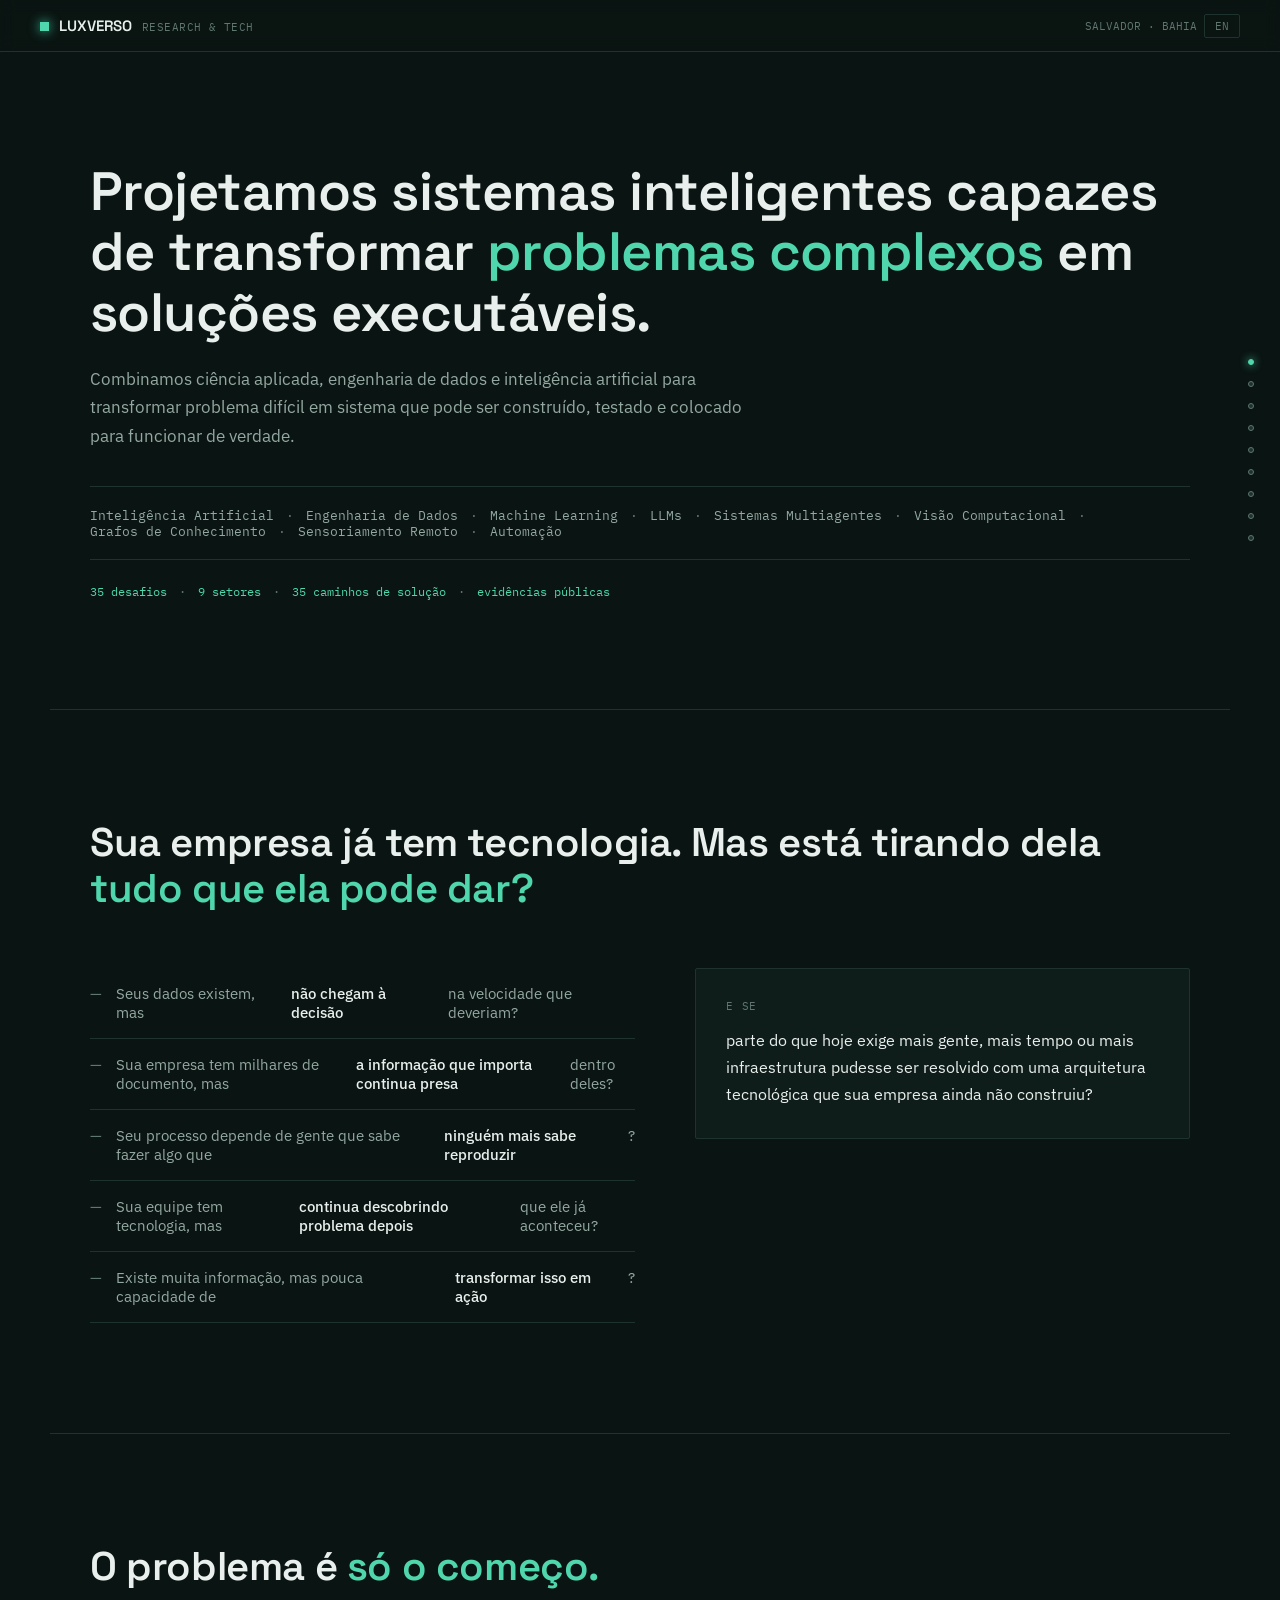
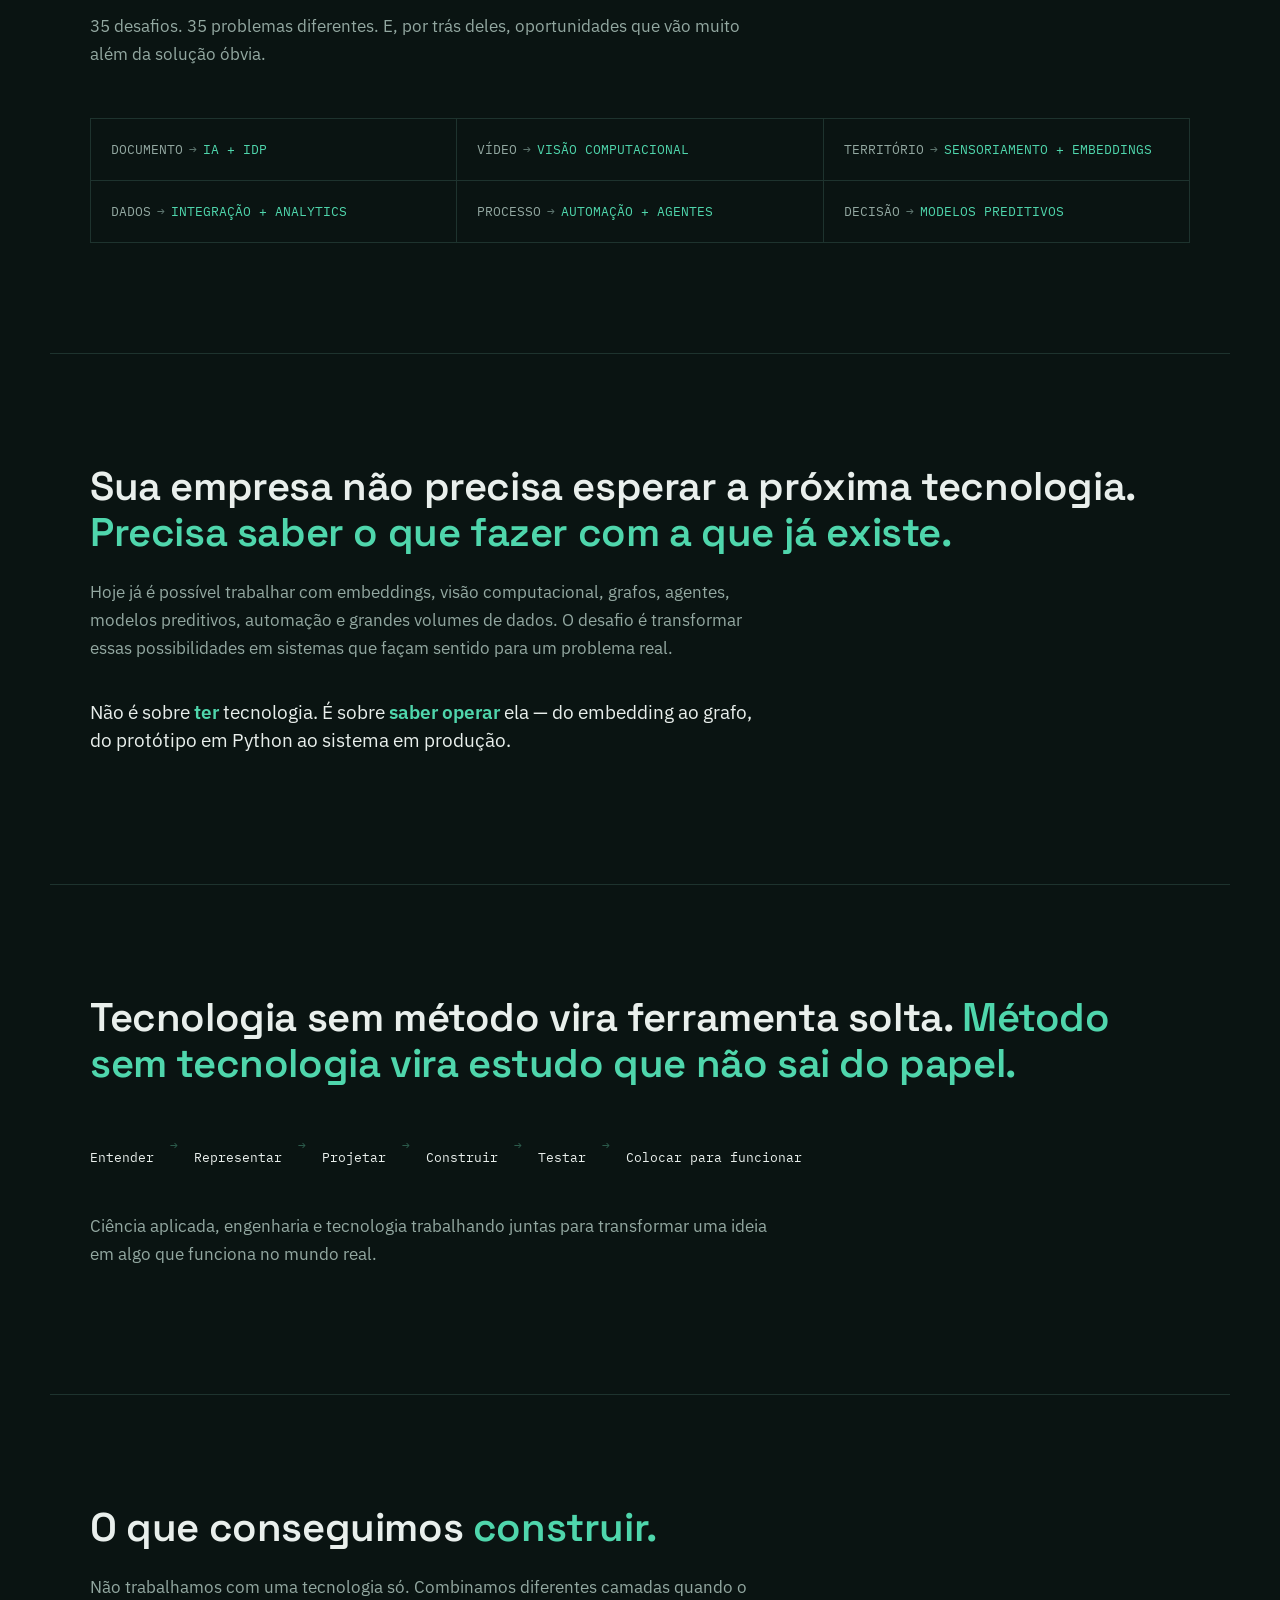
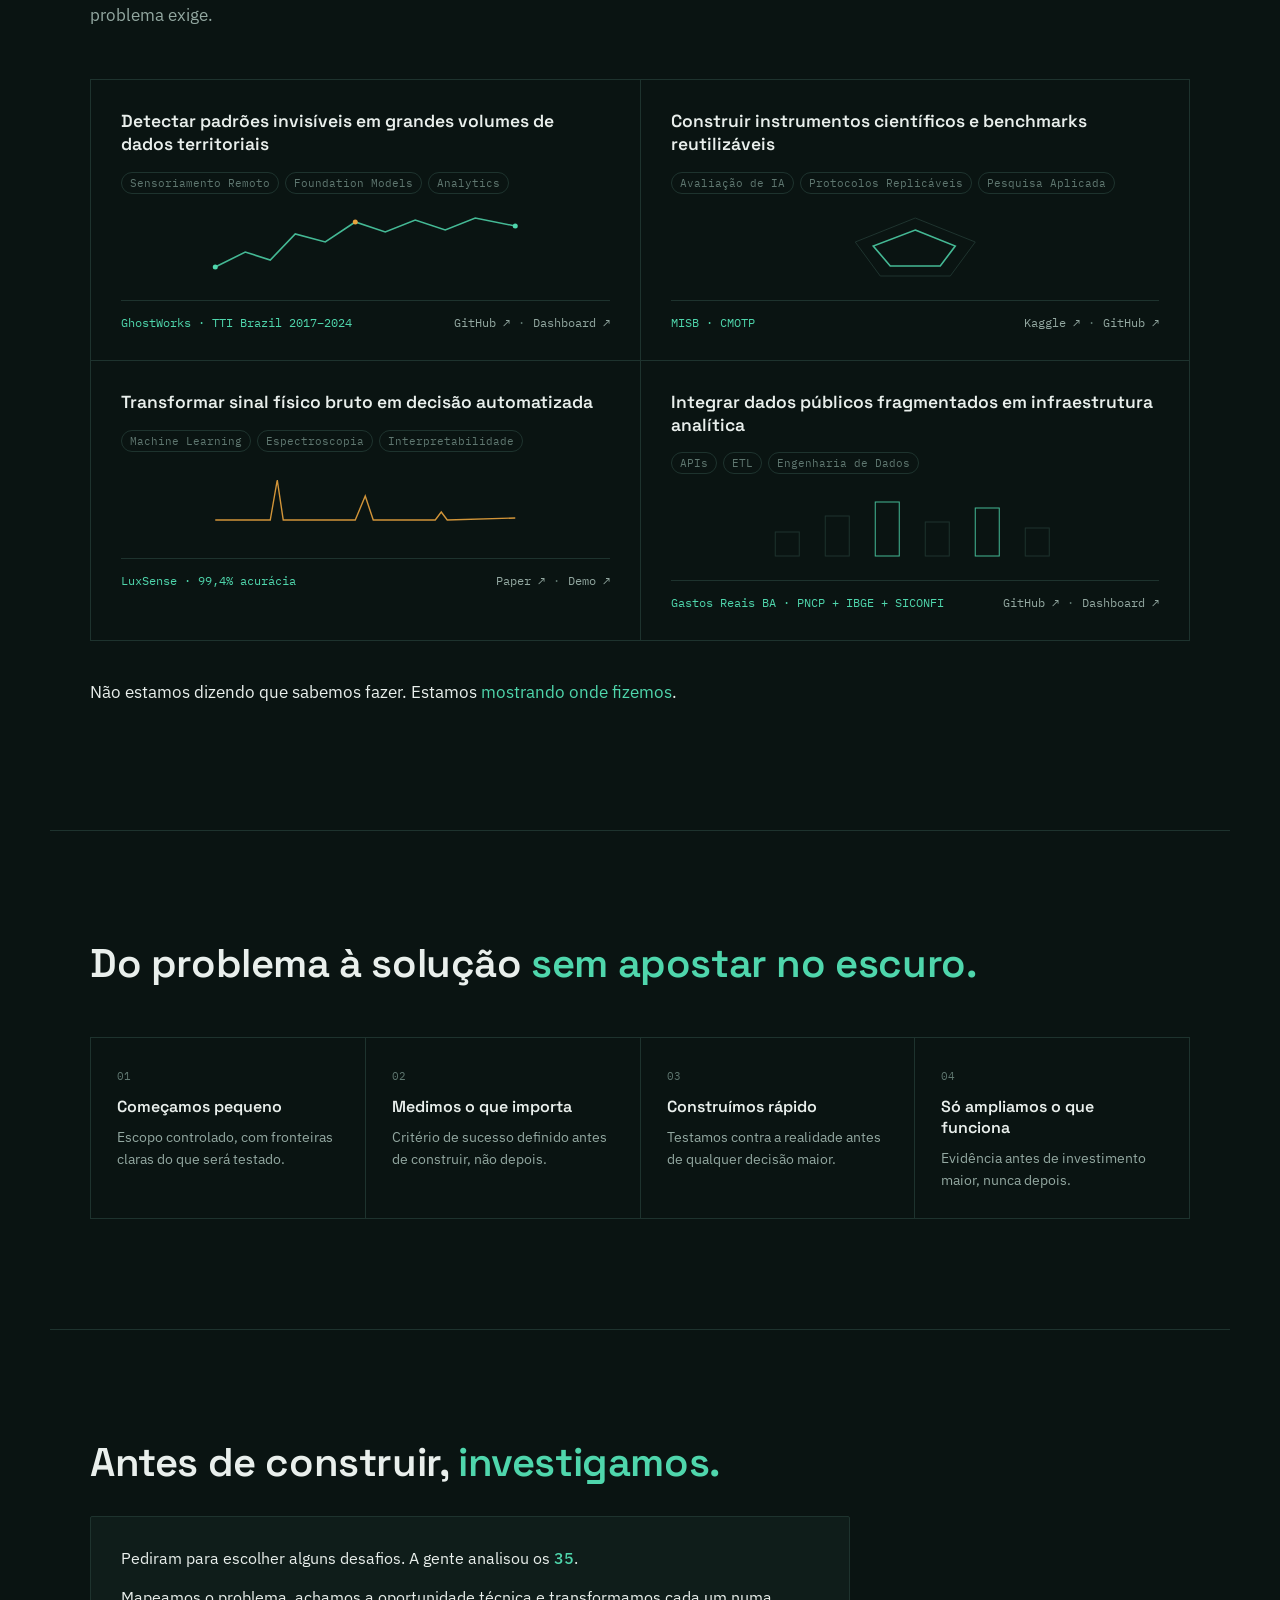
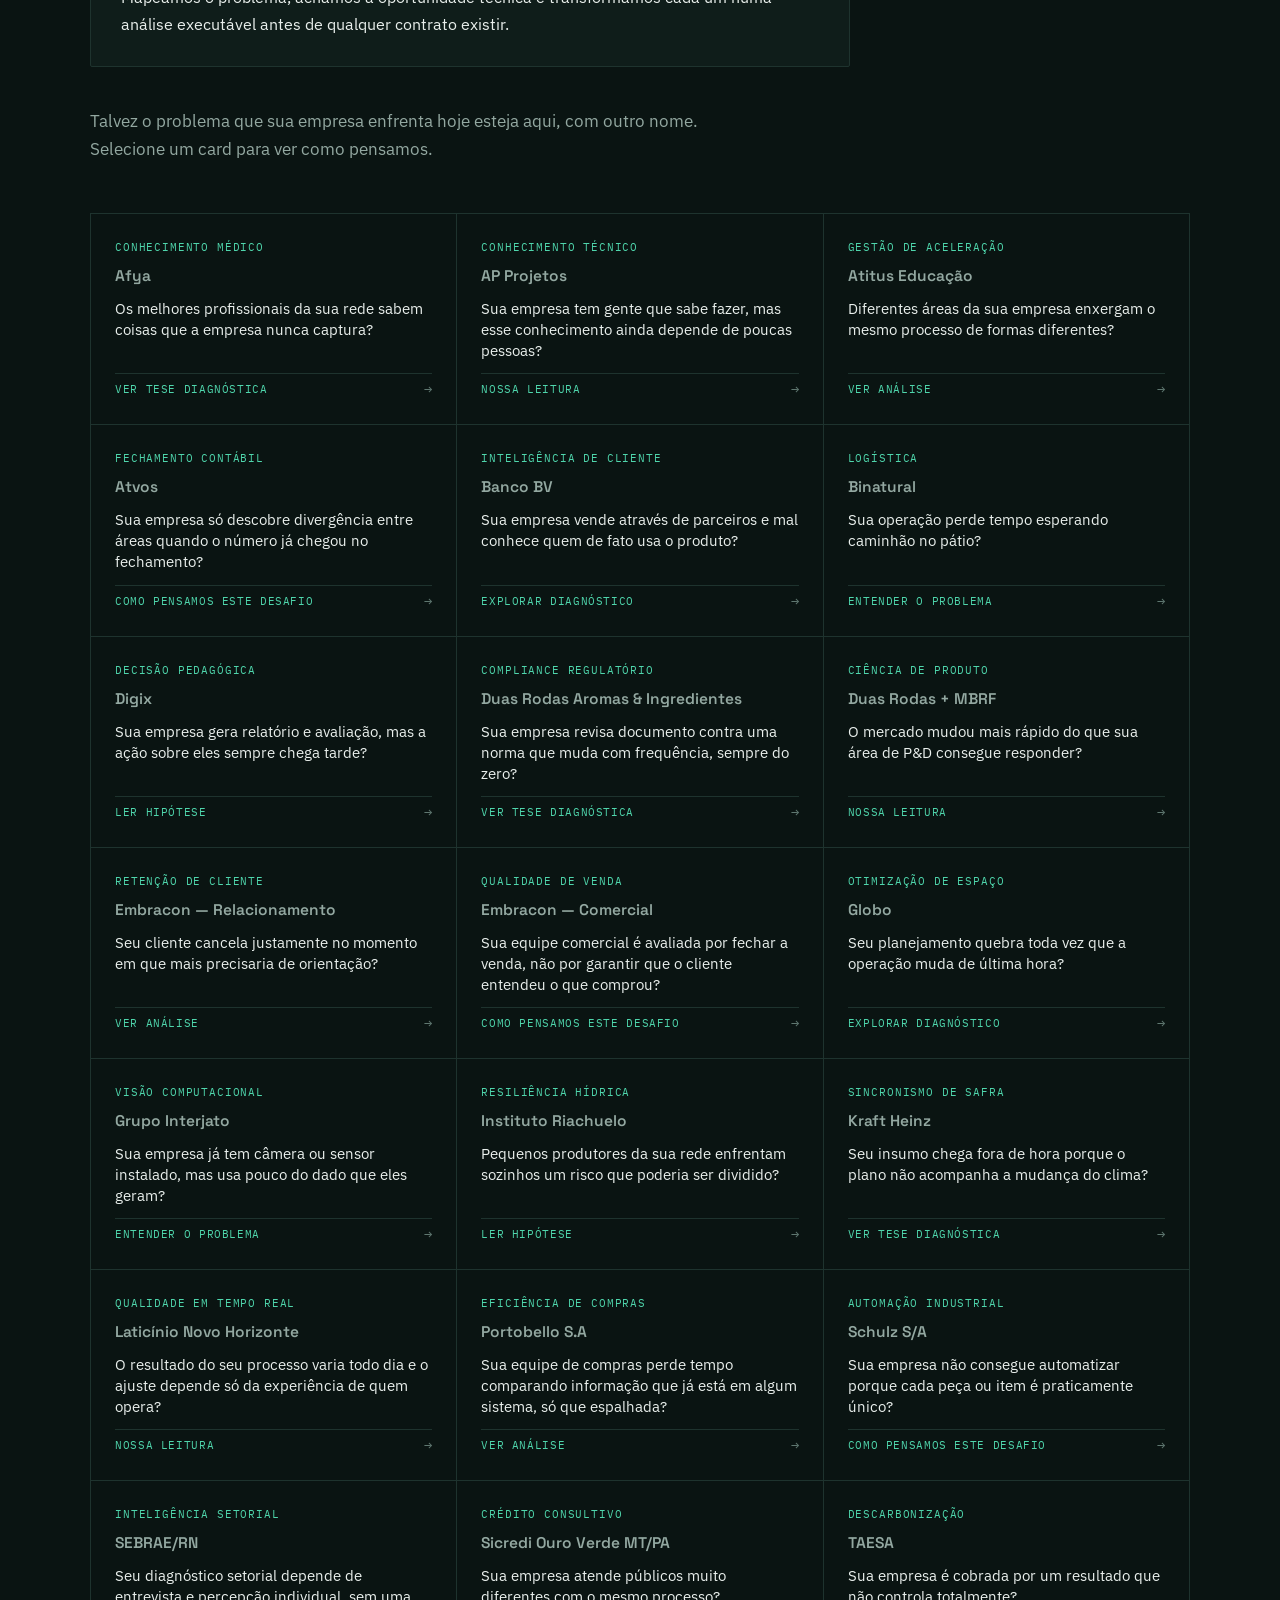
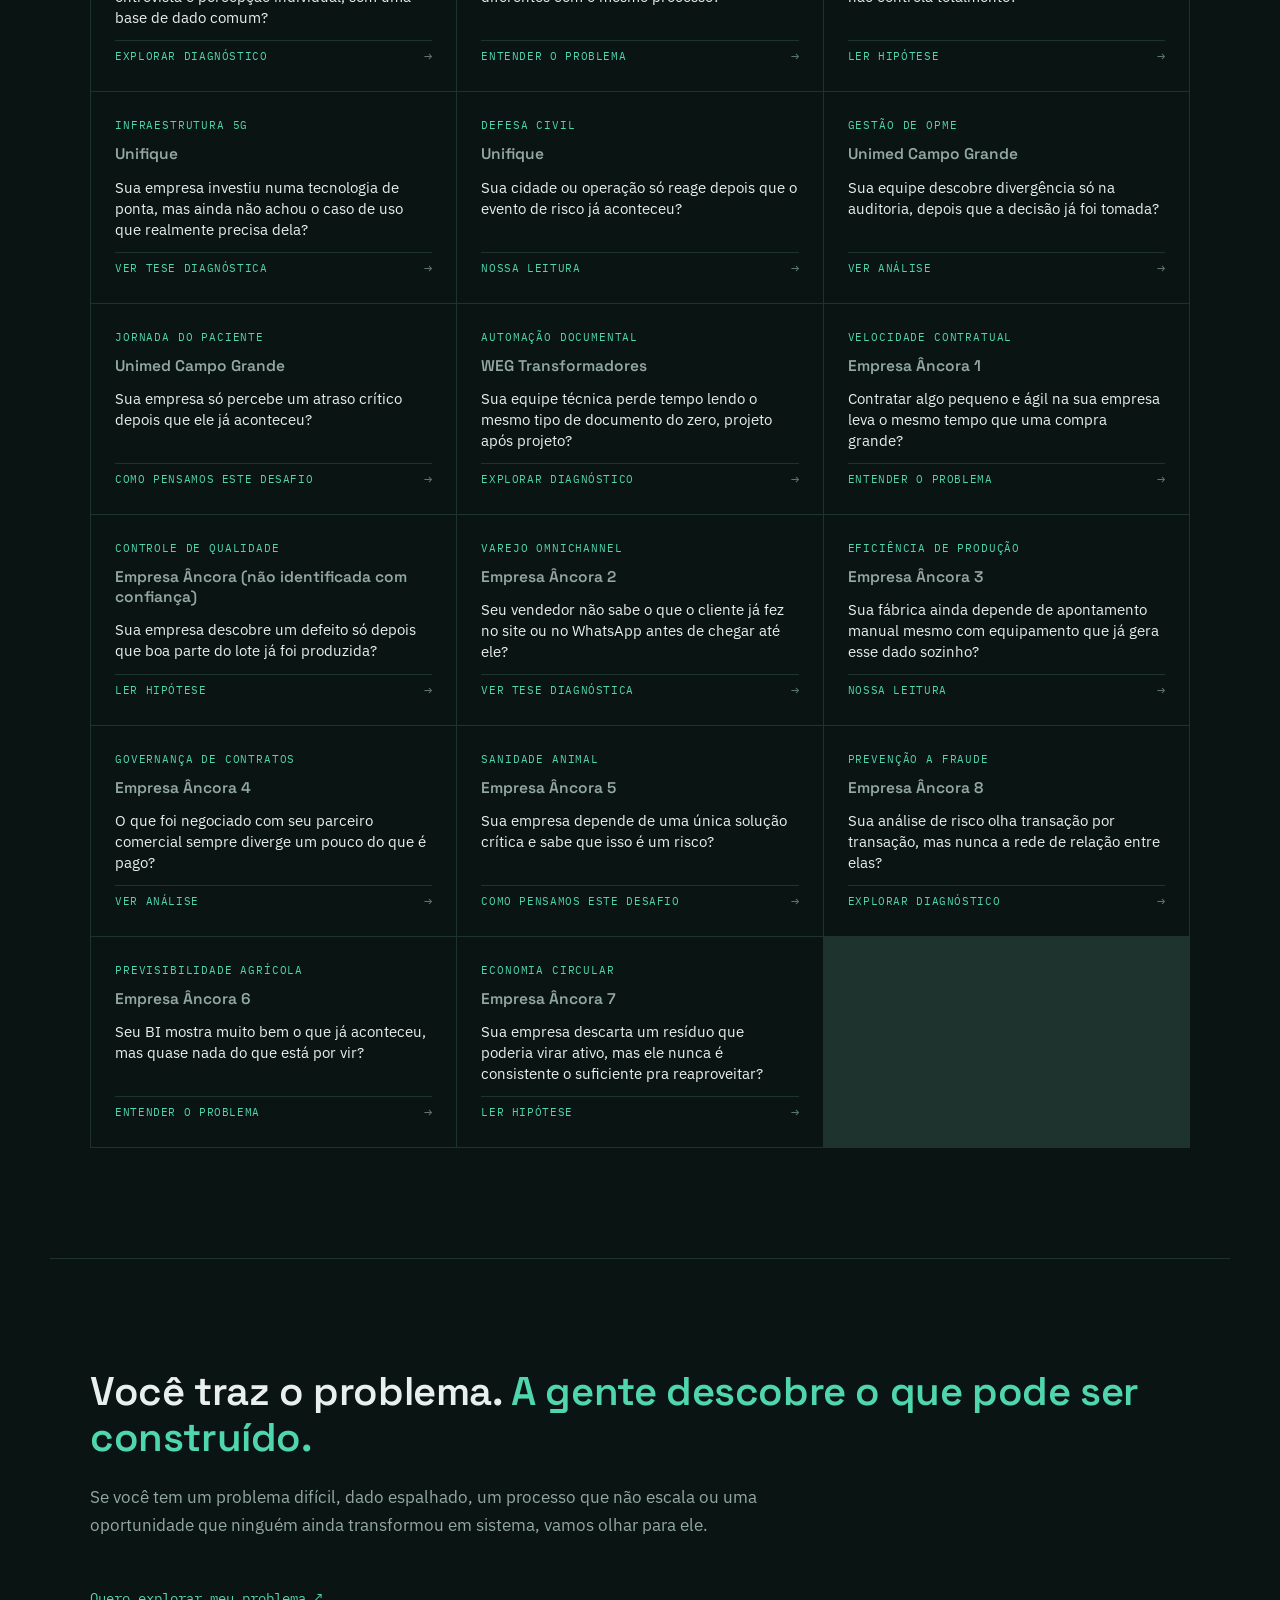
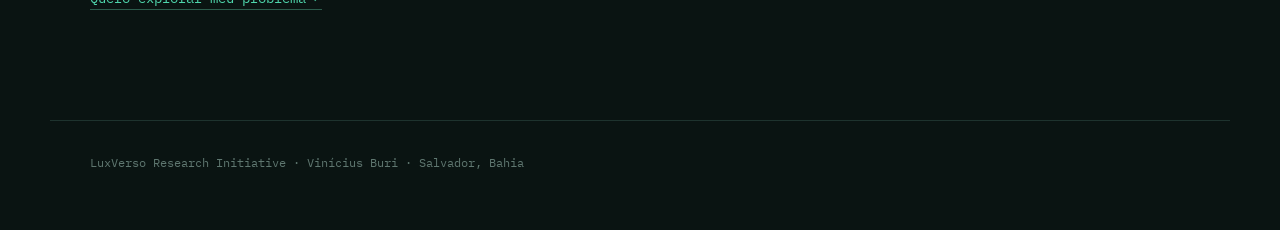
<file: Desafio-Sebrae/index.html>
<!DOCTYPE html>
<html lang="pt-BR">
<head>
<meta charset="UTF-8">
<meta name="viewport" content="width=device-width, initial-scale=1.0">
<title>LuxVerso Research & Tech</title>
<link rel="preconnect" href="https://fonts.googleapis.com">
<link rel="preconnect" href="https://fonts.gstatic.com" crossorigin>
<link href="https://fonts.googleapis.com/css2?family=Space+Grotesk:wght@400;500;600;700&family=IBM+Plex+Sans:wght@400;500;600&family=IBM+Plex+Mono:wght@400;500&display=swap" rel="stylesheet">
<style>
  :root{
    --ink:#0a1412; --ink-2:#0f1d1a; --line:#1e332e;
    --fg:#e9efec; --fg-dim:#93a8a1; --fg-dimmer:#5f7770;
    --signal:#4fd6ac; --signal-dim:#2c5c4c; --amber:#e8a33d;
    --radius:2px;
  }
  *{box-sizing:border-box;}
  html{scroll-behavior:smooth;}
  body{margin:0; background:var(--ink); color:var(--fg); font-family:'IBM Plex Sans',sans-serif; -webkit-font-smoothing:antialiased;}
  @media (prefers-reduced-motion: reduce){ html{scroll-behavior:auto;} *{animation-duration:.01ms !important; transition-duration:.01ms !important;} }
  a{color:inherit;}
  .mono{font-family:'IBM Plex Mono',monospace;}

  header.topbar{
    position:sticky; top:0; z-index:60;
    display:flex; align-items:center; justify-content:space-between;
    padding:16px 40px; background:rgba(10,20,18,0.9); backdrop-filter:blur(8px);
    border-bottom:1px solid var(--line);
  }
  .brand{display:flex; align-items:baseline; gap:10px;}
  .brand-mark{width:9px; height:9px; background:var(--signal); box-shadow:0 0 12px var(--signal);}
  .brand-name{font-family:'Space Grotesk',sans-serif; font-weight:600; font-size:15px;}
  .brand-sub{font-family:'IBM Plex Mono',monospace; font-size:11px; color:var(--fg-dimmer); letter-spacing:.04em;}
  .topbar-right{font-family:'IBM Plex Mono',monospace; font-size:11px; color:var(--fg-dimmer);}
  @media (max-width:520px){ .topbar-loc{display:none;} }

  .sidenav{
    position:fixed; right:26px; top:50%; transform:translateY(-50%); z-index:55;
    display:flex; flex-direction:column; gap:16px; align-items:center;
  }
  @media (max-width:900px){ .sidenav{display:none;} }
  .sidenav a{
    width:6px; height:6px; border-radius:50%; background:var(--line);
    border:1px solid var(--fg-dimmer); transition:all .2s; position:relative;
  }
  .sidenav a.active{background:var(--signal); border-color:var(--signal); box-shadow:0 0 8px var(--signal);}
  .sidenav a span{
    position:absolute; right:16px; top:50%; transform:translateY(-50%);
    font-family:'IBM Plex Mono',monospace; font-size:10px; color:var(--fg-dim);
    white-space:nowrap; opacity:0; transition:opacity .2s; pointer-events:none;
  }
  .sidenav a:hover span{opacity:1;}

  main{position:relative; z-index:1;}

  section{
    max-width:1180px; margin:0 auto; padding:110px 40px;
    border-top:1px solid var(--line); position:relative;
  }
  section:first-of-type{border-top:none;}
  .num{
    font-family:'IBM Plex Mono',monospace; font-size:12px; color:var(--signal);
    letter-spacing:.12em; text-transform:uppercase; display:flex; align-items:center; gap:10px; margin-bottom:26px;
  }
  .num::before{content:''; width:22px; height:1px; background:var(--signal);}
  h1,h2{font-family:'Space Grotesk',sans-serif; font-weight:600; letter-spacing:-0.01em; margin:0;}
  h1{font-size:clamp(30px,4.6vw,54px); line-height:1.12;}
  h2{font-size:clamp(26px,3.6vw,40px); line-height:1.15;}
  h1 em, h2 em{font-style:normal; color:var(--signal);}
  .lede{font-size:16.5px; line-height:1.7; color:var(--fg-dim); max-width:680px; margin-top:22px;}

  /* HERO */
  .hero-tech{
    margin-top:36px; display:flex; flex-wrap:wrap; gap:0;
    font-family:'IBM Plex Mono',monospace; font-size:12.5px; color:var(--fg-dim);
    padding:20px 0; border-top:1px solid var(--line); border-bottom:1px solid var(--line);
  }
  .hero-tech span:not(:last-child)::after{content:'·'; margin:0 12px; color:var(--fg-dimmer);}
  .hero-stats{
    margin-top:24px; display:flex; flex-wrap:wrap; gap:0;
    font-family:'IBM Plex Mono',monospace; font-size:12px; color:var(--signal);
  }
  .hero-stats span:not(:last-child)::after{content:'·'; margin:0 12px; color:var(--fg-dimmer);}

  /* ESPELHO */
  .mirror-grid{display:grid; grid-template-columns:1.1fr 1fr; gap:60px; margin-top:56px;}
  @media (max-width:860px){ .mirror-grid{grid-template-columns:1fr;} }
  .mirror-list{list-style:none; margin:0; padding:0; display:flex; flex-direction:column;}
  .mirror-list li{
    padding:16px 0; border-bottom:1px solid var(--line);
    font-size:15px; color:var(--fg-dim); display:flex; gap:14px;
  }
  .mirror-list li::before{content:'—'; color:var(--fg-dimmer); flex-shrink:0;}
  .mirror-list li b{color:var(--fg); font-weight:500;}
  .mirror-callout{
    align-self:start; padding:30px; border:1px solid var(--line); border-radius:var(--radius);
    background:var(--ink-2);
  }
  .mirror-callout p{font-size:16px; line-height:1.7; color:var(--fg); margin:0;}
  .mirror-callout .tag{font-family:'IBM Plex Mono',monospace; font-size:11px; color:var(--fg-dimmer); text-transform:uppercase; letter-spacing:.08em; margin-bottom:14px; display:block;}

  /* PADRAO */
  .pattern-grid{margin-top:50px; display:grid; grid-template-columns:repeat(3,1fr); gap:1px; background:var(--line); border:1px solid var(--line);}
  @media (max-width:760px){ .pattern-grid{grid-template-columns:1fr 1fr;} }
  @media (max-width:480px){ .pattern-grid{grid-template-columns:1fr;} }
  .pattern-item{background:var(--ink); padding:22px 20px; font-family:'IBM Plex Mono',monospace; font-size:13px;}
  .pattern-item .from{color:var(--fg-dim);}
  .pattern-item .arrow{color:var(--fg-dimmer); margin:0 6px;}
  .pattern-item .to{color:var(--signal);}

  /* CAPACIDADE OPERACIONAL */
  .capgap-punch{margin-top:36px; font-size:19px; color:var(--fg); max-width:680px; line-height:1.5;}
  .capgap-punch b{color:var(--signal); font-weight:600;}

  /* METODO */
  .method-flow{display:flex; flex-wrap:wrap; margin-top:50px; font-family:'IBM Plex Mono',monospace; font-size:13px;}
  .method-flow .step{color:var(--fg); padding:12px 0;}
  .method-flow .arrow{color:var(--signal-dim); padding:0 16px;}

  /* CAPACIDADES + EVIDENCIAS */
  .cap-grid{display:grid; grid-template-columns:repeat(2,1fr); gap:1px; background:var(--line); border:1px solid var(--line); margin-top:50px;}
  @media (max-width:760px){ .cap-grid{grid-template-columns:1fr;} }
  .cap-card{background:var(--ink); padding:30px; display:flex; flex-direction:column; gap:16px;}
  .cap-title{font-family:'Space Grotesk',sans-serif; font-weight:600; font-size:17.5px; line-height:1.3;}
  .cap-how{display:flex; flex-wrap:wrap; gap:6px;}
  .cap-how span{font-family:'IBM Plex Mono',monospace; font-size:10.5px; color:var(--fg-dimmer); border:1px solid var(--line); padding:3px 8px; border-radius:12px;}
  .cap-viz{height:74px; display:flex; align-items:center;}
  .cap-evidence{
    display:flex; justify-content:space-between; align-items:center; padding-top:14px;
    border-top:1px solid var(--line); font-family:'IBM Plex Mono',monospace; font-size:11.5px;
    flex-wrap:wrap; gap:8px;
  }
  .cap-evidence .src{color:var(--signal);}
  .cap-links{display:flex; align-items:center; gap:8px; flex-shrink:0;}
  .cap-links a{color:var(--fg-dim); text-decoration:none; transition:color .15s;}
  .cap-links a:hover{color:var(--signal);}
  .cap-links .sep{color:var(--fg-dimmer);}
  .cap-closer{margin-top:40px; font-size:17px; color:var(--fg); max-width:600px;}

  /* RISCO */
  .risk-grid{display:grid; grid-template-columns:repeat(4,1fr); gap:1px; background:var(--line); border:1px solid var(--line); margin-top:50px;}
  @media (max-width:900px){ .risk-grid{grid-template-columns:repeat(2,1fr);} }
  @media (max-width:520px){ .risk-grid{grid-template-columns:1fr;} }
  .risk-card{background:var(--ink); padding:26px;}
  .risk-card .n{font-family:'IBM Plex Mono',monospace; font-size:11px; color:var(--fg-dimmer);}
  .risk-card h3{font-family:'Space Grotesk',sans-serif; font-size:16px; font-weight:600; margin:12px 0 10px;}
  .risk-card p{font-size:13.5px; color:var(--fg-dim); line-height:1.6; margin:0;}

  /* CONTEXTO 35 */
  .context-block{margin-top:30px; padding:28px 30px; border:1px solid var(--line); border-radius:var(--radius); background:var(--ink-2); max-width:760px;}
  .context-block p{font-size:15.5px; line-height:1.75; color:var(--fg); margin:0 0 12px;}
  .context-block p:last-child{margin-bottom:0;}
  .context-block .highlight{color:var(--signal); font-weight:500;}

  /* APLICACOES */
  .app-grid{display:grid; grid-template-columns:repeat(3,1fr); gap:1px; background:var(--line); border:1px solid var(--line); margin-top:50px;}
  @media (max-width:860px){ .app-grid{grid-template-columns:repeat(2,1fr);} }
  @media (max-width:560px){ .app-grid{grid-template-columns:1fr;} }
  .app-card{background:var(--ink); padding:26px 24px; cursor:pointer; display:flex; flex-direction:column; gap:12px; min-height:158px; transition:background .18s;}
  .app-card:hover{background:var(--ink-2);}
  .app-card:hover .app-arrow{transform:translate(3px,0); color:var(--signal);}
  .app-label{font-family:'IBM Plex Mono',monospace; font-size:10.5px; color:var(--signal); letter-spacing:.08em; text-transform:uppercase;}
  .app-name{font-family:'Space Grotesk',sans-serif; font-weight:600; font-size:15.5px; line-height:1.3; color:var(--fg-dim);}
  .app-question{font-size:14.5px; color:var(--fg); line-height:1.45; flex:1;}
  .app-foot{display:flex; justify-content:space-between; align-items:center; padding-top:6px; border-top:1px solid var(--line);}
  .app-status{font-family:'IBM Plex Mono',monospace; font-size:10.5px; text-transform:uppercase; letter-spacing:.06em; color:var(--signal);}
  .app-arrow{font-family:'IBM Plex Mono',monospace; font-size:14px; color:var(--fg-dimmer); transition:transform .18s, color .18s;}

  /* CONTATO */
  .contact-row{display:flex; justify-content:space-between; align-items:flex-end; flex-wrap:wrap; gap:30px; margin-top:50px;}
  .contact-links{display:flex; flex-direction:column; gap:10px; font-family:'IBM Plex Mono',monospace; font-size:14px;}
  .contact-links a{text-decoration:none; color:var(--signal); border-bottom:1px solid var(--signal-dim); padding-bottom:2px;}
  .contact-links a:hover{color:var(--fg);}

  footer{max-width:1180px; margin:0 auto; padding:34px 40px 60px; border-top:1px solid var(--line); display:flex; justify-content:space-between; flex-wrap:wrap; gap:12px; font-family:'IBM Plex Mono',monospace; font-size:11.5px; color:var(--fg-dimmer);}

  /* DETAIL OVERLAY */
  #detail{display:none; position:fixed; inset:0; z-index:100; background:var(--ink); overflow-y:auto;}
  #detail.open{display:block;}
  .detail-inner{max-width:820px; margin:0 auto; padding:100px 40px 100px;}
  .back-btn{position:fixed; top:18px; left:40px; z-index:110; font-family:'IBM Plex Mono',monospace; font-size:12px; color:var(--fg-dim); background:rgba(10,20,18,.9); border:1px solid var(--line); padding:10px 16px; border-radius:var(--radius); cursor:pointer; display:flex; align-items:center; gap:8px; transition:border-color .15s, color .15s;}
  .back-btn:hover{border-color:var(--signal); color:var(--fg);}
  .detail-eyebrow{font-family:'IBM Plex Mono',monospace; font-size:12px; color:var(--signal); letter-spacing:.1em; text-transform:uppercase; margin-bottom:16px;}
  .detail-question{font-family:'Space Grotesk',sans-serif; font-size:clamp(26px,3.6vw,38px); font-weight:600; line-height:1.2; margin:0 0 18px; letter-spacing:-0.01em;}
  .detail-reframe{font-size:17px; line-height:1.6; color:var(--signal); margin:0 0 36px; max-width:640px;}
  .detail-source{font-family:'IBM Plex Mono',monospace; font-size:11px; color:var(--fg-dimmer); margin-bottom:32px; opacity:0.6; text-decoration:none; display:inline-block; transition:opacity .2s;}
  .detail-source:hover{opacity:1; color:var(--fg-dim);}
  .detail-block{padding:28px 0; border-top:1px solid var(--line);}
  .detail-block h3{font-family:'IBM Plex Mono',monospace; font-size:11px; text-transform:uppercase; letter-spacing:.09em; color:var(--fg-dimmer); margin:0 0 14px;}
  .detail-block p{font-size:15.5px; line-height:1.7; color:var(--fg); margin:0;}
  .detail-block p.dim{color:var(--fg-dim);}
  .detail-block ul{margin:0; padding-left:18px; font-size:15px; line-height:1.7; color:var(--fg-dim);}
  .detail-block li{margin-bottom:8px;}
  .detail-chain{font-family:'IBM Plex Mono',monospace; font-size:14px; color:var(--signal); line-height:1.9;}
  .cta-block{margin-top:50px; padding-top:36px; border-top:1px solid var(--line); display:flex; justify-content:space-between; align-items:center; flex-wrap:wrap; gap:16px;}
  .cta-block .cta-text{font-size:14px; color:var(--fg-dim); max-width:420px;}
  .cta-link{font-family:'IBM Plex Mono',monospace; font-size:13px; color:var(--signal); text-decoration:none; border-bottom:1px solid var(--signal-dim); padding-bottom:3px;}
/* ---- LANG TOGGLE ---- */
  .lang-toggle{cursor:pointer; border:1px solid var(--line); padding:4px 10px; border-radius:var(--radius); transition:border-color .15s, color .15s; user-select:none;}
  .lang-toggle:hover{border-color:var(--signal); color:var(--fg);}
</style>
</head>
<body>

<header class="topbar">
  <div class="brand">
    <span class="brand-mark"></span>
    <span class="brand-name">LUXVERSO</span>
    <span class="brand-sub">RESEARCH &amp; TECH</span>
  </div>
  <div class="topbar-right"><span class="topbar-loc">SALVADOR · BAHIA</span> <span class="lang-toggle" id="langToggle" title="Switch to English">EN</span></div>
</header>

<nav class="sidenav" id="sidenav">
  <a href="#s1" data-i="0"><span>01 Hero</span></a>
  <a href="#s2" data-i="1"><span>02 Espelho</span></a>
  <a href="#s3" data-i="2"><span>03 O padrão</span></a>
  <a href="#s4" data-i="3"><span>04 O gap real</span></a>
  <a href="#s5" data-i="4"><span>05 Método</span></a>
  <a href="#s6" data-i="5"><span>06 Capacidades</span></a>
  <a href="#s7" data-i="6"><span>07 Como reduzimos risco</span></a>
  <a href="#s8" data-i="7"><span>08 35 desafios</span></a>
  <a href="#s9" data-i="8"><span>09 Contato</span></a>
</nav>

<main>

  <!-- 01 HERO -->
  <section id="s1">
    <h1>Projetamos sistemas inteligentes capazes de transformar <em>problemas complexos</em> em soluções executáveis.</h1>
    <p class="lede">Combinamos ciência aplicada, engenharia de dados e inteligência artificial para transformar problema difícil em sistema que pode ser construído, testado e colocado para funcionar de verdade.</p>
    <div class="hero-tech">
      <span>Inteligência Artificial</span><span>Engenharia de Dados</span><span>Machine Learning</span><span>LLMs</span><span>Sistemas Multiagentes</span><span>Visão Computacional</span><span>Grafos de Conhecimento</span><span>Sensoriamento Remoto</span><span>Automação</span>
    </div>
    <div class="hero-stats">
      <span>35 desafios</span><span>9 setores</span><span>35 caminhos de solução</span><span>evidências públicas</span>
    </div>
  </section>

  <!-- 02 ESPELHO -->
  <section id="s2">
    <h2>Sua empresa já tem tecnologia. Mas está tirando dela <em>tudo que ela pode dar?</em></h2>
    <div class="mirror-grid">
      <ul class="mirror-list">
        <li>Seus dados existem, mas <b>não chegam à decisão</b> na velocidade que deveriam?</li>
        <li>Sua empresa tem milhares de documento, mas <b>a informação que importa continua presa</b> dentro deles?</li>
        <li>Seu processo depende de gente que sabe fazer algo que <b>ninguém mais sabe reproduzir</b>?</li>
        <li>Sua equipe tem tecnologia, mas <b>continua descobrindo problema depois</b> que ele já aconteceu?</li>
        <li>Existe muita informação, mas pouca capacidade de <b>transformar isso em ação</b>?</li>
      </ul>
      <div class="mirror-callout">
        <span class="tag">E se</span>
        <p>parte do que hoje exige mais gente, mais tempo ou mais infraestrutura pudesse ser resolvido com uma arquitetura tecnológica que sua empresa ainda não construiu?</p>
      </div>
    </div>
  </section>

  <!-- 03 O PADRAO -->
  <section id="s3">
    <h2>O problema é <em>só o começo.</em></h2>
    <p class="lede">35 desafios. 35 problemas diferentes. E, por trás deles, oportunidades que vão muito além da solução óbvia.</p>
    <div class="pattern-grid">
      <div class="pattern-item"><span class="from">DOCUMENTO</span><span class="arrow">→</span><span class="to">IA + IDP</span></div>
      <div class="pattern-item"><span class="from">VÍDEO</span><span class="arrow">→</span><span class="to">VISÃO COMPUTACIONAL</span></div>
      <div class="pattern-item"><span class="from">TERRITÓRIO</span><span class="arrow">→</span><span class="to">SENSORIAMENTO + EMBEDDINGS</span></div>
      <div class="pattern-item"><span class="from">DADOS</span><span class="arrow">→</span><span class="to">INTEGRAÇÃO + ANALYTICS</span></div>
      <div class="pattern-item"><span class="from">PROCESSO</span><span class="arrow">→</span><span class="to">AUTOMAÇÃO + AGENTES</span></div>
      <div class="pattern-item"><span class="from">DECISÃO</span><span class="arrow">→</span><span class="to">MODELOS PREDITIVOS</span></div>
    </div>
  </section>

  <!-- 04 O GAP REAL -->
  <section id="s4">
    <h2>Sua empresa não precisa esperar a próxima tecnologia. <em>Precisa saber o que fazer com a que já existe.</em></h2>
    <p class="lede">Hoje já é possível trabalhar com embeddings, visão computacional, grafos, agentes, modelos preditivos, automação e grandes volumes de dados. O desafio é transformar essas possibilidades em sistemas que façam sentido para um problema real.</p>
    <p class="capgap-punch">Não é sobre <b>ter</b> tecnologia. É sobre <b>saber operar</b> ela — do embedding ao grafo, do protótipo em Python ao sistema em produção.</p>
  </section>

  <!-- 05 METODO -->
  <section id="s5">
    <h2>Tecnologia sem método vira ferramenta solta. <em>Método sem tecnologia vira estudo que não sai do papel.</em></h2>
    <div class="method-flow">
      <span class="step">Entender</span><span class="arrow">→</span>
      <span class="step">Representar</span><span class="arrow">→</span>
      <span class="step">Projetar</span><span class="arrow">→</span>
      <span class="step">Construir</span><span class="arrow">→</span>
      <span class="step">Testar</span><span class="arrow">→</span>
      <span class="step">Colocar para funcionar</span>
    </div>
    <p class="lede" style="margin-top:34px;">Ciência aplicada, engenharia e tecnologia trabalhando juntas para transformar uma ideia em algo que funciona no mundo real.</p>
  </section>

  <!-- 06 CAPACIDADES + EVIDENCIAS -->
  <section id="s6">
    <h2>O que conseguimos <em>construir.</em></h2>
    <p class="lede">Não trabalhamos com uma tecnologia só. Combinamos diferentes camadas quando o problema exige.</p>

    <div class="cap-grid">
      <div class="cap-card">
        <div class="cap-title">Detectar padrões invisíveis em grandes volumes de dados territoriais</div>
        <div class="cap-how"><span>Sensoriamento Remoto</span><span>Foundation Models</span><span>Analytics</span></div>
        <div class="cap-viz">
          <svg width="100%" height="70" viewBox="0 0 300 70">
            <polyline points="0,55 30,40 55,48 80,22 110,30 140,10 170,20 200,8 230,18 260,6 300,14" fill="none" stroke="#4fd6ac" stroke-width="1.6" stroke-opacity="0.85"/>
            <circle cx="0" cy="55" r="2.5" fill="#4fd6ac"/><circle cx="140" cy="10" r="2.5" fill="#e8a33d"/><circle cx="300" cy="14" r="2.5" fill="#4fd6ac"/>
          </svg>
        </div>
        <div class="cap-evidence"><span class="src">GhostWorks · TTI Brazil 2017–2024</span><span class="cap-links"><a href="#">GitHub ↗</a><span class="sep">·</span><a href="#">Dashboard ↗</a></span></div>
      </div>

      <div class="cap-card">
        <div class="cap-title">Construir instrumentos científicos e benchmarks reutilizáveis</div>
        <div class="cap-how"><span>Avaliação de IA</span><span>Protocolos Replicáveis</span><span>Pesquisa Aplicada</span></div>
        <div class="cap-viz">
          <svg width="100%" height="70" viewBox="0 0 300 70">
            <polygon points="150,6 210,30 185,64 115,64 90,30" fill="none" stroke="#1e332e" stroke-width="1"/>
            <polygon points="150,18 190,34 175,54 125,54 108,34" fill="none" stroke="#4fd6ac" stroke-width="1.6" stroke-opacity="0.85"/>
          </svg>
        </div>
        <div class="cap-evidence"><span class="src">MISB · CMOTP</span><span class="cap-links"><a href="#">Kaggle ↗</a><span class="sep">·</span><a href="#">GitHub ↗</a></span></div>
      </div>

      <div class="cap-card">
        <div class="cap-title">Transformar sinal físico bruto em decisão automatizada</div>
        <div class="cap-how"><span>Machine Learning</span><span>Espectroscopia</span><span>Interpretabilidade</span></div>
        <div class="cap-viz">
          <svg width="100%" height="70" viewBox="0 0 300 70">
            <polyline points="0,50 40,50 55,50 62,10 68,50 100,50 140,50 150,26 158,50 190,50 220,50 226,42 232,50 300,48" fill="none" stroke="#e8a33d" stroke-width="1.4" stroke-opacity="0.9"/>
          </svg>
        </div>
        <div class="cap-evidence"><span class="src">LuxSense · 99,4% acurácia</span><span class="cap-links"><a href="https://viniburilux.github.io/luxsense/" target="_blank">Paper ↗</a><span class="sep">·</span><a href="https://viniburilux.github.io/luxsense/" target="_blank">Demo ↗</a></span></div>
      </div>

      <div class="cap-card">
        <div class="cap-title">Integrar dados públicos fragmentados em infraestrutura analítica</div>
        <div class="cap-how"><span>APIs</span><span>ETL</span><span>Engenharia de Dados</span></div>
        <div class="cap-viz">
          <svg width="100%" height="70" viewBox="0 0 300 70">
            <rect x="10" y="40" width="24" height="24" fill="none" stroke="#1e332e"/>
            <rect x="60" y="24" width="24" height="40" fill="none" stroke="#1e332e"/>
            <rect x="110" y="10" width="24" height="54" fill="none" stroke="#4fd6ac" stroke-opacity="0.85"/>
            <rect x="160" y="30" width="24" height="34" fill="none" stroke="#1e332e"/>
            <rect x="210" y="16" width="24" height="48" fill="none" stroke="#4fd6ac" stroke-opacity="0.85"/>
            <rect x="260" y="36" width="24" height="28" fill="none" stroke="#1e332e"/>
          </svg>
        </div>
        <div class="cap-evidence"><span class="src">Gastos Reais BA · PNCP + IBGE + SICONFI</span><span class="cap-links"><a href="https://github.com/viniburilux/gastos-reais-ba" target="_blank">GitHub ↗</a><span class="sep">·</span><a href="https://github.com/viniburilux/explorador-dados-bahia" target="_blank">Dashboard ↗</a></span></div>
      </div>
    </div>
    <p class="cap-closer">Não estamos dizendo que sabemos fazer. Estamos <em style="color:var(--signal); font-style:normal;">mostrando onde fizemos</em>.</p>
  </section>

  <!-- 07 RISCO -->
  <section id="s7">
    <h2>Do problema à solução <em>sem apostar no escuro.</em></h2>
    <div class="risk-grid">
      <div class="risk-card"><span class="n">01</span><h3>Começamos pequeno</h3><p>Escopo controlado, com fronteiras claras do que será testado.</p></div>
      <div class="risk-card"><span class="n">02</span><h3>Medimos o que importa</h3><p>Critério de sucesso definido antes de construir, não depois.</p></div>
      <div class="risk-card"><span class="n">03</span><h3>Construímos rápido</h3><p>Testamos contra a realidade antes de qualquer decisão maior.</p></div>
      <div class="risk-card"><span class="n">04</span><h3>Só ampliamos o que funciona</h3><p>Evidência antes de investimento maior, nunca depois.</p></div>
    </div>
  </section>

  <!-- 08 35 DESAFIOS -->
  <section id="s8">
    <h2>Antes de construir, <em>investigamos.</em></h2>
    <div class="context-block">
      <p>Pediram para escolher alguns desafios. A gente analisou os <span class="highlight">35</span>.</p>
      <p>Mapeamos o problema, achamos a oportunidade técnica e transformamos cada um numa análise executável antes de qualquer contrato existir.</p>
    </div>
    <p class="lede" style="margin-top:40px;">Talvez o problema que sua empresa enfrenta hoje esteja aqui, com outro nome. Selecione um card para ver como pensamos.</p>
    <div class="app-grid" id="appGrid"></div>
  </section>

  <!-- 09 CONTATO -->
  <section id="s9">
    <h2>Você traz o problema. <em>A gente descobre o que pode ser construído.</em></h2>
    <p class="lede">Se você tem um problema difícil, dado espalhado, um processo que não escala ou uma oportunidade que ninguém ainda transformou em sistema, vamos olhar para ele.</p>
    <div class="contact-row">
      <div class="contact-links">
        <a href="https://wa.me/5585999798762?text=Olá,%20Vini!%20Estava%20navegando%20pelo%20LuxVerso%20e%20quero%20explorar%20um%20problema%20parecido." target="_blank">Quero explorar meu problema ↗</a>
      </div>
    </div>
  </section>

  <footer>
    <span>LuxVerso Research Initiative · <a href="https://github.com/viniburilux" target="_blank" style="text-decoration:none;">Vinícius Buri</a> · Salvador, Bahia</span>
  </footer>
</main>

<div id="detail">
  <div class="back-btn" onclick="closeDetail()">← voltar</div>
  <div class="detail-inner" id="detailContent"></div>
</div>

<script>
const challenges = [
  {
    "code": "2.1",
    "etiqueta": "CONHECIMENTO MÉDICO",
    "company": "Afya",
    "title": "Engajamento com Profissionais de Saúde",
    "url": "/desafios/afya",
    "fonte": "https://sementenegocios.com.br/sebraeinovacaoaberta/empresas/afya-participacoes-as-afya-limited/",
    "status": "dossiê completo",
    "built": true,
    "mecanismo": "Reciprocidade ausente",
    "pergunta": "Os melhores profissionais da sua rede sabem coisas que a empresa nunca captura?",
    "reformulacao": "E se o problema não fosse falta de canal de comunicação, mas o fato de contribuir não gerar nenhum retorno reconhecível?",
    "oCaso": "A Afya entrega conteúdo e formação para o médico, mas nunca construiu um caminho de volta: o conhecimento que o próprio médico tem não retorna como algo reconhecido pela plataforma. É uma relação de mão única disfarçada de engajamento.",
    "oQueFizemos": "Criar um circuito onde a contribuição do médico — um caso, uma prática, um insight clínico — é organizada, indexada e citável por outros profissionais, com reconhecimento visível e rastreável associado a quem contribuiu.",
    "oQuePodeSerConstruido": "Contribuição de valor definida → conhecimento indexado → mapa de relações → reconhecimento rastreável",
    "oQueMuda": "O médico passa a ver retorno concreto quando contribui, o que aumenta a recorrência de participação. A Afya ganha uma base de conhecimento clínico organizada que nenhum concorrente de conteúdo puro consegue replicar rapidamente.",
    "porQueImporta": "Transforma a Afya de fornecedora de conteúdo educacional em curadora de uma rede proprietária de conhecimento clínico — um ativo que depende de confiança acumulada, não de catálogo, e por isso é difícil de copiar.",
    "riscos": [
      "Público de escassez de tempo extrema, difícil de engajar em qualquer novo hábito",
      "Conteúdo gerado sem curadoria pode comprometer qualidade clínica",
      "Governança e compliance com regras do CFM"
    ],
    "porqueNos": [
      "Enxergamos o problema como ausência de retorno para quem contribui, não como falta de canal — isso muda o que precisa ser construído primeiro",
      "Sabemos organizar conhecimento disperso em estrutura buscável e relacionável",
      "Medimos recorrência real de comportamento, não apenas satisfação declarada em pesquisa",
      "O mesmo método já foi aplicado a outros contextos de conhecimento disperso entre muitas pessoas"
    ]
  },
  {
    "code": "2.2",
    "etiqueta": "CONHECIMENTO TÉCNICO",
    "company": "AP Projetos",
    "title": "Verificação de Documentos de Engenharia",
    "url": "/desafios/ap-projetos",
    "fonte": "https://sementenegocios.com.br/sebraeinovacaoaberta/empresas/ap-projetos/",
    "status": "dossiê completo",
    "built": true,
    "mecanismo": "Expertise concentrada",
    "pergunta": "Sua empresa tem gente que sabe fazer, mas esse conhecimento ainda depende de poucas pessoas?",
    "reformulacao": "E se o gargalo não fosse quantidade de documento a revisar, mas o fato de o padrão de qualidade nunca ter saído da cabeça de quem revisa?",
    "oCaso": "O retrabalho na revisão de documentos existe porque a qualidade depende do que cada revisor sabe de cabeça. Quando uma pessoa experiente sai ou está ausente, o padrão de revisão cai junto — porque o critério nunca foi escrito, só vivido.",
    "oQueFizemos": "Capturar, junto aos revisores mais experientes, os critérios que eles aplicam na prática. Transformar em regra clara o que é verificação objetiva, e manter como apoio contextual o que exige julgamento — devolvendo ao revisor só os pontos que realmente precisam da atenção dele.",
    "oQuePodeSerConstruido": "Critério mapeado → regra verificável → apoio contextual → rastreabilidade",
    "oQueMuda": "Boa parte da revisão hoje manual passa a ser estruturada e rastreável, sem tirar do engenheiro a palavra final. A qualidade para de depender de uma pessoa específica estar disponível.",
    "porQueImporta": "Muda o modelo de negócio: de uma consultoria que depende do talento de poucas pessoas para uma consultoria com padrão de qualidade que pertence à empresa — um passo necessário para crescer sem herdar o mesmo risco de rotatividade em cada projeto novo.",
    "riscos": [
      "O padrão real pode ser mais dependente de contexto do que parece à primeira vista",
      "Revisores seniores podem resistir a colocar no papel um julgamento que hoje é só deles"
    ],
    "porqueNos": [
      "Enxergamos que o problema é conhecimento concentrado em pessoas, não lentidão de revisão — isso evita construir a ferramenta errada",
      "Sabemos separar o que é critério técnico do que é estilo pessoal de quem revisa",
      "Comparamos qualquer automação com o julgamento humano real antes de confiar nela",
      "O ganho fica na empresa, não na pessoa: continua valendo mesmo quando a equipe muda"
    ]
  },
  {
    "code": "2.3",
    "etiqueta": "GESTÃO DE ACELERAÇÃO",
    "company": "Atitus Educação",
    "title": "Gestão da Trilha de Empreendedorismo",
    "url": "/desafios/atitus",
    "fonte": "https://sementenegocios.com.br/sebraeinovacaoaberta/empresas/atitus-educacao-s-a/",
    "status": "dossiê completo",
    "built": true,
    "mecanismo": "Critérios divergentes",
    "pergunta": "Diferentes áreas da sua empresa enxergam o mesmo processo de formas diferentes?",
    "reformulacao": "E se o problema não fosse falta de dado, mas a ausência de uma régua comum entre quem mede o progresso?",
    "oCaso": "Cada área da Atitus mede o avanço de um negócio com sua própria régua, porque não existe um modelo comum de estágios entre elas. Qualquer painel construído sobre esse cenário mostra um funil bonito, mas incoerente entre quem o observa.",
    "oQueFizemos": "Construir, junto às áreas envolvidas, um modelo mínimo de estágios de maturidade aceito por todas, e testá-lo contra os dados históricos da trilha para confirmar se ele realmente separa negócios que avançam dos que estagnam.",
    "oQuePodeSerConstruido": "Modelo de estágios comum → validação com histórico real → ajuste do modelo → integração leve entre sistemas",
    "oQueMuda": "Todas as áreas passam a enxergar o progresso de um negócio pela mesma régua, o que permite intervenção preventiva em vez de percepção tardia de estagnação.",
    "porQueImporta": "Transforma a Atitus de provedora de programa de empreendedorismo em instituição com capacidade de antecipar o sucesso de um negócio — um diferencial que atrai tanto alunos quanto investidores interessados em deal flow qualificado.",
    "riscos": [
      "Departamentos podem resistir a um modelo comum que exponha fragilidades da própria área",
      "Histórico de progresso pode estar registrado de forma inconsistente entre sistemas",
      "Sem apoio da direção, a integração entre áreas tende a travar em disputa de governança"
    ],
    "porqueNos": [
      "Enxergamos o problema como ausência de modelo de dado comum entre áreas, não como falta de dashboard — isso muda o que precisa ser resolvido primeiro",
      "Tratamos o modelo de estágios como algo a confirmar com dado real, não como estrutura pronta por consenso de comitê",
      "Testamos o modelo contra o histórico da própria Atitus antes de torná-lo padrão institucional",
      "Sabemos desenhar categorias validadas por evidência, não apenas por acordo entre departamentos"
    ]
  },
  {
    "code": "2.4",
    "etiqueta": "FECHAMENTO CONTÁBIL",
    "company": "Atvos",
    "title": "Gestão de Provisões Contábeis com Automação",
    "url": "/desafios/atvos",
    "fonte": "https://sementenegocios.com.br/sebraeinovacaoaberta/empresas/atvos/",
    "status": "dossiê completo",
    "built": true,
    "mecanismo": "Confiança tardia",
    "pergunta": "Sua empresa só descobre divergência entre áreas quando o número já chegou no fechamento?",
    "reformulacao": "E se o problema não fosse a velocidade do lançamento, mas o momento em que a informação é conferida?",
    "oCaso": "Diferentes áreas alimentam a mesma provisão contábil, cada uma registrando e interpretando informação à sua maneira. Essa divergência só aparece tarde, na conferência manual que antecede o lançamento — quando já é caro corrigir.",
    "oQueFizemos": "Construir uma camada de validação que confere a informação de origem — contratos, medições, notas — contra regras definidas com a equipe contábil, sinalizando divergência antes do lançamento, não durante a conferência final.",
    "oQuePodeSerConstruido": "Documento de origem → regra de consistência → score de risco → integração com SAP",
    "oQueMuda": "A divergência entre áreas é capturada antes do lançamento, não durante a correria do fechamento. O tempo de conferência cai e a confiabilidade da informação contábil sobe.",
    "porQueImporta": "Muda o papel da controladoria de conferência reativa para governança preventiva de dado financeiro — uma capacidade que se torna mais crítica à medida que a empresa cresce em complexidade operacional.",
    "riscos": [
      "Sistemas legados e customizações do SAP podem dificultar a automação padrão",
      "Equipes contábeis podem resistir por sensação de perda de controle",
      "Se a origem já é inconsistente, a automação só acelera a propagação do erro"
    ],
    "porqueNos": [
      "Enxergamos o problema como ausência de confiança entre áreas antes do lançamento, não como lentidão — isso muda o que o sistema precisa validar",
      "Tratamos automação contábil com o mesmo rigor de auditoria exigido de um humano, preservando rastreabilidade",
      "Medimos onde estão hoje as maiores divergências entre áreas, com dado real, antes de propor qualquer automação",
      "O sistema sinaliza exceção, não decide sozinho — essencial num processo contábil crítico"
    ]
  },
  {
    "code": "2.5",
    "etiqueta": "INTELIGÊNCIA DE CLIENTE",
    "company": "Banco BV",
    "title": "Potencialização da Experiência Financeira",
    "url": "/desafios/banco-bv",
    "fonte": "https://sementenegocios.com.br/sebraeinovacaoaberta/empresas/banco-bv/",
    "status": "dossiê completo",
    "built": true,
    "mecanismo": "Cliente invisível",
    "pergunta": "Sua empresa vende através de parceiros e mal conhece quem de fato usa o produto?",
    "reformulacao": "E se o problema não fosse falta de app ou de tecnologia, mas a ausência de vínculo direto com quem decide comprar?",
    "oCaso": "No modelo B2B2C, o BV otimizou para eficiência de canal — os parceiros — não para relação com o cliente final. Qualquer tentativa de personalização esbarra na ausência de dado comportamental próprio e rico sobre quem de fato usa o crédito.",
    "oQueFizemos": "Consolidar os sinais de comportamento que o banco já possui diretamente, mesmo que fragmentados, e usá-los para identificar o momento certo de oferecer o produto certo — sem depender de reformular a relação com os canais parceiros.",
    "oQuePodeSerConstruido": "Dado comportamental consolidado → modelo de propensão → personalização por ciclo de vida → integração leve com legado",
    "oQueMuda": "O banco passa a antecipar o momento certo de oferecer o produto certo mesmo com dado fragmentado, aumentando produtos por cliente sem depender de reformulação completa da jornada.",
    "porQueImporta": "Permite ao BV competir com neobancos em personalização sem abrir mão da eficiência de escala do modelo B2B2C — combinando o melhor dos dois modelos em vez de escolher entre eles.",
    "riscos": [
      "Sistemas legados podem limitar a granularidade do dado disponível em tempo hábil",
      "Enriquecer o perfil do cliente com dado de parceiro exige base legal clara sob LGPD",
      "Parceiros podem resistir a iniciativas que aproximem o banco do cliente final"
    ],
    "porqueNos": [
      "Enxergamos o problema como dependência estrutural de terceiros para conhecer o cliente, não como falta de app — isso define onde o ganho real está",
      "Sabemos construir modelo preditivo com dado fragmentado e incompleto, sem esperar por uma base ideal",
      "Medimos ganho incremental real dentro de uma janela curta, não prometemos jornada perfeita de longo prazo",
      "Desenhamos a solução para conviver com sistema legado via integração leve, não para substituí-lo"
    ]
  },
  {
    "code": "2.6",
    "etiqueta": "LOGÍSTICA",
    "company": "Binatural",
    "title": "Otimização do Lead Time Logístico",
    "url": "/desafios/binatural",
    "fonte": "https://sementenegocios.com.br/sebraeinovacaoaberta/empresas/binatural/",
    "status": "dossiê completo",
    "built": true,
    "mecanismo": "Sequenciamento de informação",
    "pergunta": "Sua operação perde tempo esperando caminhão no pátio?",
    "reformulacao": "E se o problema não estivesse no tamanho do pátio, mas no momento em que a informação é checada?",
    "oCaso": "Os caminhões enfrentam fila porque a validação de documentos e cadastro só acontece quando eles já estão no pátio. É um processo manual, feito em tempo real, para resolver algo que poderia ter sido resolvido antes da chegada.",
    "oQueFizemos": "Uma camada de pré-validação que confirma cadastro, documentos e agendamento do caminhão antes da chegada física, transformando o pátio de posto de checagem em posto de confirmação — o motorista chega já liberado.",
    "oQuePodeSerConstruido": "Cadastro digital → agendamento inteligente → checagem automática → status em tempo real",
    "oQueMuda": "O tempo de permanência no pátio cai porque a etapa mais lenta do processo já foi resolvida antes de o caminhão chegar. A Binatural ganha capacidade de atender mais volume sem expandir a área física.",
    "porQueImporta": "Transforma o pátio de um gargalo físico fixo em uma capacidade elástica: a Binatural passa a absorver crescimento de volume sem precisar investir em mais área ou infraestrutura.",
    "riscos": [
      "Motoristas podem enxergar o pré-agendamento como burocracia extra, o que reduziria a adesão",
      "Cadastro incompleto ou desatualizado compromete a validação automática",
      "A solução depende de conectividade estável dentro do pátio"
    ],
    "porqueNos": [
      "Enxergamos o problema como sequência de informação, não como falta de espaço — isso muda onde a solução precisa atuar",
      "Sabemos observar o processo manual real para descobrir as restrições verdadeiras, não só as regras escritas",
      "Trabalhamos dentro de orçamento apertado, priorizando o que gera ganho mais rápido em vez de uma solução completa de uma vez",
      "O modelo, uma vez funcionando numa unidade, se replica para outras sem precisar ser reconstruído do zero"
    ]
  },
  {
    "code": "2.7",
    "etiqueta": "DECISÃO PEDAGÓGICA",
    "company": "Digix",
    "title": "Avaliações Pedagógicas para Recomposição do Aprendizado",
    "url": "/desafios/digix",
    "fonte": "https://sementenegocios.com.br/sebraeinovacaoaberta/empresas/digix-digithobrasil-solucoes-em-software-ltda/",
    "status": "dossiê completo",
    "built": true,
    "mecanismo": "Evidência sem ação",
    "pergunta": "Sua empresa gera relatório e avaliação, mas a ação sobre eles sempre chega tarde?",
    "reformulacao": "E se o problema não fosse falta de dado, mas a distância entre o resultado e quem precisa agir sobre ele?",
    "oCaso": "Aplicação, consolidação, análise e planejamento pedagógico permanecem desconectados na jornada da Digix. O dado de desempenho existe, mas não flui automaticamente até quem decide em sala de aula — e quando chega, muitas vezes já é histórico.",
    "oQueFizemos": "Organizar automaticamente os resultados por habilidade, turma e período, e entregar a cada perfil — gestor de rede, diretor, coordenador — apenas a visão que ele precisa para agir, sem depender de consolidação manual.",
    "oQuePodeSerConstruido": "Consolidação por habilidade e turma → digitalização quando necessário → visão priorizada de lacuna → entrega segmentada por perfil",
    "oQueMuda": "O tempo entre o resultado da avaliação e a decisão pedagógica cai de forma mensurável, porque cada nível de gestão recebe exatamente a informação de que precisa, no momento certo.",
    "porQueImporta": "Posiciona a Digix como parceira de política pública baseada em evidência, não apenas fornecedora de software — um ativo estratégico em contratos públicos de educação.",
    "riscos": [
      "Falha de anonimização ou controle de acesso a dado de menor gera risco legal grave",
      "Dashboard só gera valor se de fato mudar a prática em sala de aula",
      "Mapeamento incorreto de questão para habilidade compromete toda a cadeia de decisão"
    ],
    "porqueNos": [
      "Enxergamos o problema como desconexão entre avaliação e ação, não como falta de digitalização — isso muda o que precisa ser resolvido primeiro",
      "Tratamos privacidade de dado de menor como restrição de desenho desde o início, não como camada de compliance ao final",
      "Confirmamos o mapeamento questão-habilidade contra especialistas humanos antes de confiar nele em escala",
      "A infraestrutura de rastreabilidade construída aqui é reaproveitável em outros produtos educacionais"
    ]
  },
  {
    "code": "2.8",
    "etiqueta": "COMPLIANCE REGULATÓRIO",
    "company": "Duas Rodas Aromas & Ingredientes",
    "title": "Automação da Rotulagem de Alimentos",
    "url": "/desafios/duas-rodas",
    "fonte": "https://sementenegocios.com.br/sebraeinovacaoaberta/empresas/duas-rodas-aromas-ingredientes-1/",
    "status": "dossiê completo",
    "built": true,
    "mecanismo": "Norma não traduzida",
    "pergunta": "Sua empresa revisa documento contra uma norma que muda com frequência, sempre do zero?",
    "reformulacao": "E se o problema não fosse volume de revisão, mas a ausência de uma tradução estável entre a norma e a prática do dia a dia?",
    "oCaso": "A legislação de rotulagem (RDC 429/2020, IN 75/2020) muda com frequência e admite interpretação. Sem uma camada que traduza norma em regra operacional estável, cada rótulo é revisado do zero — e em alto volume, o erro se torna estatisticamente inevitável.",
    "oQueFizemos": "Traduzir, junto ao time regulatório, a norma vigente em regras verificáveis e versionadas, aplicá-las ao banco de formulações já existente, e desenhar desde o início o processo de atualização dessas regras quando a norma mudar.",
    "oQuePodeSerConstruido": "Norma codificada em regra → checagem automática → processo de atualização → integração com o ERP",
    "oQueMuda": "O tempo de aprovação de rótulos cai e a taxa de não conformidade diminui, porque a checagem deixa de depender exclusivamente de quem está disponível naquele momento.",
    "porQueImporta": "Transforma compliance regulatório de centro de custo reativo em capacidade de velocidade competitiva — acelerar o time-to-market com segurança regulatória é vantagem direta num mercado de tendências voláteis.",
    "riscos": [
      "Um motor de regra desatualizado gera falsa sensação de segurança, pior do que não ter automação",
      "A decisão final sobre conformidade deve continuar com humano habilitado",
      "Inconsistência no banco de formulações se propaga para a checagem automática"
    ],
    "porqueNos": [
      "Enxergamos o problema como ausência de tradução entre norma viva e prática operacional, não como lentidão de revisão",
      "Tratamos compliance como algo vivo, com processo de atualização a cada mudança normativa, não como entrega única",
      "Priorizamos regra verificável sobre IA generativa pura, dado o risco de erro em contexto regulatório",
      "Medimos a concordância entre checagem automática e revisão humana antes de qualquer promessa de redução de retrabalho"
    ]
  },
  {
    "code": "2.9",
    "etiqueta": "CIÊNCIA DE PRODUTO",
    "company": "Duas Rodas + MBRF",
    "title": "Inovação em Ingredientes Funcionais (GLP-1)",
    "url": "/desafios/duas-rodas-mbrf",
    "fonte": "https://sementenegocios.com.br/sebraeinovacaoaberta/empresas/duas-rodas-aromas-ingredientes-2-mbrf/",
    "status": "dossiê completo",
    "built": true,
    "mecanismo": "Ciência mais lenta que o mercado",
    "pergunta": "O mercado mudou mais rápido do que sua área de P&D consegue responder?",
    "reformulacao": "E se o problema não fosse falta de ideia, mas a ausência de critério objetivo para decidir rápido o que vale testar primeiro?",
    "oCaso": "Diferente dos demais casos, este não é um problema de dado ou processo — é ciência aplicada sob pressão de janela de mercado. Quem resolver a ciência primeiro captura a categoria de ingredientes funcionais para esse público.",
    "oQueFizemos": "Atuar como camada de suporte científico-analítico ao redor do núcleo de P&D conduzido pela empresa ou por parceiros de pesquisa, com métricas objetivas de sucesso definidas antes dos testes de laboratório, não depois.",
    "oQuePodeSerConstruido": "Triagem de candidato por evidência → métrica de sucesso definida antes do teste → modelagem estatística → acompanhamento do comportamento do consumidor",
    "oQueMuda": "A empresa entra nos testes de laboratório com candidatos priorizados por evidência e critério de sucesso já definido, em vez de responder à tendência de forma oportunista.",
    "porQueImporta": "Posiciona a empresa como pioneira científica numa categoria nova de nutrição funcional, com barreira de entrada baseada em evidência e patente — mais defensável que marketing de tendência.",
    "riscos": [
      "Claim de eficácia mal fundamentado gera risco regulatório e reputacional sério",
      "O fenômeno GLP-1 pode evoluir mais rápido que o ciclo de desenvolvimento do ingrediente",
      "Ingrediente eficaz em laboratório pode não resistir a processo térmico industrial"
    ],
    "porqueNos": [
      "Enxergamos o problema como ciência sob pressão de mercado, não como formulação de tendência — isso muda o padrão de evidência exigido",
      "Definimos métrica objetiva de eficácia antes dos testes, não depois, separando validação científica de marketing oportunista",
      "Sabemos equilibrar velocidade de mercado com rigor científico, sem sacrificar um pelo outro",
      "Tratamos escalabilidade industrial como critério de validação desde o laboratório, não como problema para depois"
    ]
  },
  {
    "code": "2.10a",
    "etiqueta": "RETENÇÃO DE CLIENTE",
    "company": "Embracon — Relacionamento",
    "title": "Relacionamento do Cliente",
    "url": "/desafios/embracon-relacionamento",
    "fonte": "https://sementenegocios.com.br/sebraeinovacaoaberta/empresas/embracon-administradora-de-consorcio-ltda-1/",
    "status": "dossiê completo",
    "built": true,
    "mecanismo": "Comunicação fora de tempo",
    "pergunta": "Seu cliente cancela justamente no momento em que mais precisaria de orientação?",
    "reformulacao": "E se o problema não fosse volume de contato, mas o fato de a comunicação não acompanhar o momento real da jornada dele?",
    "oCaso": "O consórcio é um produto de eventos esparsos e imprevisíveis — contemplação, lance, reajuste. Mas a comunicação é tratada como fluxo genérico e constante, então o cliente recebe ruído quando não precisa e silêncio quando mais precisa de orientação.",
    "oQueFizemos": "Substituir a régua de comunicação por calendário fixo por uma disparada pelos eventos reais da jornada — contemplação, lance, reajuste — com linguagem adaptada ao nível de compreensão financeira de cada cliente.",
    "oQuePodeSerConstruido": "Evento real da jornada mapeado → sinal de risco identificado → régua orientada a evento → linguagem adaptada ao cliente",
    "oQueMuda": "A comunicação passa a chegar no momento em que o cliente de fato precisa dela, reduzindo o cancelamento no período crítico sem aumentar o volume de contatos.",
    "porQueImporta": "Transforma a comunicação de compliance de relacionamento em ferramenta ativa de retenção — reduz o custo de reverter cancelamento e eleva o NPS sem alterar o produto financeiro em si.",
    "riscos": [
      "Qualquer segmentação comportamental do cliente exige base legal e transparência sob LGPD",
      "Mal calibrado, o sistema pode aumentar em vez de reduzir a sensação de ruído",
      "Se o evento não é registrado de forma consistente, o gatilho perde precisão"
    ],
    "porqueNos": [
      "Enxergamos o problema como falta de sincronismo entre comunicação e jornada real, não como volume insuficiente de contato",
      "Tratamos o modelo de risco de cancelamento como algo a confirmar com dado histórico, não como suposição pronta",
      "Comparamos grupo com a nova régua contra grupo sem ela, antes de qualquer escala",
      "O modelo de comunicação orientada a evento é generalizável a outros produtos financeiros de ciclo longo"
    ]
  },
  {
    "code": "2.10b",
    "etiqueta": "QUALIDADE DE VENDA",
    "company": "Embracon — Comercial",
    "title": "Comercial",
    "url": "/desafios/embracon-comercial",
    "fonte": "https://sementenegocios.com.br/sebraeinovacaoaberta/empresas/embracon-administradora-de-consorcio-ltda-2/",
    "status": "dossiê completo",
    "built": true,
    "mecanismo": "Incentivo desalinhado",
    "pergunta": "Sua equipe comercial é avaliada por fechar a venda, não por garantir que o cliente entendeu o que comprou?",
    "reformulacao": "E se o cancelamento precoce não fosse falta de treinamento, mas o que a empresa está medindo como sucesso na venda?",
    "oCaso": "A métrica de sucesso comercial hoje é fechar a venda, não garantir que o cliente entendeu o que está contratando. O incentivo do vendedor está estruturalmente desalinhado com a retenção de longo prazo.",
    "oQueFizemos": "Introduzir um mecanismo de verificação de entendimento real no fechamento da venda — perguntas adaptativas que confirmam compreensão, não apenas um aceite formal — com registro auditável do que foi confirmado.",
    "oQuePodeSerConstruido": "Correlação venda-cancelamento → verificação adaptativa de entendimento → registro auditável → aplicação piloto no funil",
    "oQueMuda": "O cancelamento precoce cai porque o cliente chega ao contrato com entendimento real, não apenas aceite formal — e a empresa passa a ter um sinal de risco desde a venda, não só depois dela.",
    "porQueImporta": "Transforma o vendedor de fechador de contrato em consultor de decisão financeira — reduz custo de retenção a jusante e eleva a percepção de valor da marca desde o primeiro contato.",
    "riscos": [
      "Vendedor sob pressão de meta pode tentar contornar a verificação de entendimento",
      "Um mecanismo mal desenhado pode criar ônus probatório não previsto para a empresa",
      "Verificação superficial (tipo checkbox) não resolve o problema real"
    ],
    "porqueNos": [
      "Enxergamos o problema como desalinhamento entre incentivo de conversão e retenção real, não como falta de treinamento",
      "Medimos a correlação entre o mecanismo de verificação e a redução de cancelamento com dado real, não como boa prática de UX",
      "Desenhamos o mecanismo para distinguir entendimento genuíno de concordância automática, com valor probatório defensável",
      "O sinal gerado aqui alimenta o modelo de risco de cancelamento do desafio de Relacionamento, fechando o ciclo entre venda e retenção"
    ]
  },
  {
    "code": "2.11",
    "etiqueta": "OTIMIZAÇÃO DE ESPAÇO",
    "company": "Globo",
    "title": "Gestão de Estoque e Otimização de Espaços",
    "url": "/desafios/globo",
    "fonte": "https://sementenegocios.com.br/sebraeinovacaoaberta/empresas/globo/",
    "status": "dossiê completo",
    "built": true,
    "mecanismo": "Planejamento estático",
    "pergunta": "Seu planejamento quebra toda vez que a operação muda de última hora?",
    "reformulacao": "E se o problema não fosse falta de espaço, mas um processo desenhado para um cenário que nunca fica parado?",
    "oCaso": "Cada mudança de plano de produção obriga um replanejamento manual completo do armazém, em vez de um ajuste incremental — porque o processo de alocação de espaço nunca foi pensado para operar sob mudança constante.",
    "oQueFizemos": "Formalizar as restrições reais de alocação — tipo de material, prazo, prioridade de produção — a partir da observação do processo manual atual, e construir sobre elas um algoritmo de alocação automática que responde a mudança em minutos, não horas.",
    "oQuePodeSerConstruido": "Restrição real capturada → algoritmo de alocação → integração com gestão de produção → calibração com histórico",
    "oQueMuda": "O replanejamento de armazém, que hoje leva horas, passa a levar minutos — aumentando a taxa de ocupação útil sem expandir a área física.",
    "porQueImporta": "Libera a capacidade criativa das equipes de cenografia e arte de restrição logística, permitindo aumentar o volume de produção sem investir em expansão física.",
    "riscos": [
      "Restrição de alocação mal capturada otimiza a coisa errada",
      "Equipes que hoje fazem esse ajuste manualmente podem resistir à mudança",
      "Integração com sistema legado de gestão de produção em tempo real"
    ],
    "porqueNos": [
      "Enxergamos o problema como incompatibilidade entre planejamento estático e operação dinâmica, não como falta de organização",
      "Sabemos formalizar restrição real extraída da observação do processo manual, não só da regra documentada",
      "Comparamos o algoritmo contra caso histórico real de replanejamento antes de qualquer promessa de ganho de tempo",
      "O mesmo tipo de otimização com restrição real é transferível a outros recursos além de espaço físico"
    ]
  },
  {
    "code": "2.12",
    "etiqueta": "VISÃO COMPUTACIONAL",
    "company": "Grupo Interjato",
    "title": "Inteligência Analítica em Videomonitoramento",
    "url": "/desafios/interjato",
    "fonte": "https://sementenegocios.com.br/sebraeinovacaoaberta/empresas/grupo-interjato/",
    "status": "dossiê completo",
    "built": true,
    "mecanismo": "Infraestrutura subutilizada",
    "pergunta": "Sua empresa já tem câmera ou sensor instalado, mas usa pouco do dado que eles geram?",
    "reformulacao": "E se o problema não fosse falta de equipamento, mas o fato de ninguém interpretar esse dado em tempo real?",
    "oCaso": "A empresa já investiu em câmeras e conectividade. Mas hoje o vídeo só é assistido depois que algo já aconteceu. O equipamento está lá, subutilizado — o que falta não é câmera, é a camada que transforma imagem em informação.",
    "oQueFizemos": "Módulos de visão computacional rodando sobre a infraestrutura que já existe, reconhecendo os eventos que importam para cada cliente (escola, hospital, mobilidade) e entregando esse sinal direto para os sistemas de gestão que eles já usam.",
    "oQuePodeSerConstruido": "Diagnóstico do hardware legado → módulo de visão computacional → processamento em borda → conexão com sistema de gestão",
    "oQueMuda": "A infraestrutura que já existe passa a gerar informação útil, sem trocar equipamento. A Interjato deixa de vender câmera e passa a vender a inteligência que roda em cima dela.",
    "porQueImporta": "Tira a empresa da briga por preço de hardware e a coloca num mercado de margem mais alta, com uma vantagem baseada em dado e algoritmo — mais difícil de copiar do que um catálogo de equipamento.",
    "riscos": [
      "Câmeras já instaladas podem ter resolução ou posicionamento que limitam o que dá para detectar",
      "Monitoramento em escola e hospital exige cuidado redobrado com dado de imagem e LGPD",
      "Um alarme errado tem custo alto nos dois sentidos: perder um evento real ou gerar alerta falso demais"
    ],
    "porqueNos": [
      "Enxergamos isso como infraestrutura sem camada de inteligência, não como falta de câmera — isso muda o que a solução precisa entregar",
      "Medimos primeiro o limite real do equipamento já instalado, antes de prometer qualquer taxa de acerto",
      "Tratamos alerta falso e evento perdido como parte central da decisão, não como detalhe técnico",
      "O que validamos num setor foi pensado para se adaptar a outros, sem recomeçar do zero"
    ]
  },
  {
    "code": "2.13",
    "etiqueta": "RESILIÊNCIA HÍDRICA",
    "company": "Instituto Riachuelo",
    "title": "Resiliência Hídrica e Produtividade Agroecológica",
    "url": "/desafios/instituto-riachuelo",
    "fonte": "https://sementenegocios.com.br/sebraeinovacaoaberta/empresas/instituto-riachuelo/",
    "status": "dossiê completo",
    "built": true,
    "mecanismo": "Risco individualizado",
    "pergunta": "Pequenos produtores da sua rede enfrentam sozinhos um risco que poderia ser dividido?",
    "reformulacao": "E se o problema não fosse falta de esforço individual, mas a ausência de infraestrutura compartilhada que reduza esse risco pra todo mundo?",
    "oCaso": "Sem infraestrutura compartilhada de reúso de água e mecanização, cada agricultor do Seridó/RN arca individualmente com um risco estrutural — a seca — que poderia ser absorvido coletivamente. Aqui vale honestidade técnica: o núcleo da solução é hidrologia aplicada e agronomia, não engenharia de software.",
    "oQueFizemos": "Medir, com sensoriamento remoto, produtividade e estresse hídrico antes e depois da introdução de tecnologia de reúso de água e mecanização — implementada por parceiros técnicos — isolando o efeito real da tecnologia da variação natural do clima entre safras.",
    "oQuePodeSerConstruido": "Linha de base geoespacial → acompanhamento entre safras → isolamento estatístico do efeito → execução técnica com parceiro",
    "oQueMuda": "Fica comprovado, com medição real, se o ganho de produtividade vem da tecnologia ou de um ano de chuva favorável — a diferença entre um caso de sucesso pontual e um modelo replicável.",
    "porQueImporta": "Transforma uma área de risco climático crônico num sistema produtivo resiliente e replicável — um modelo de impacto social que gera renda mensurável, não apenas indicador de comunicação institucional.",
    "riscos": [
      "Adoção sem evidência local visível de resultado",
      "Escalabilidade econômica da infraestrutura hídrica em outras regiões",
      "Dependência de parceria técnica externa para a execução da tecnologia em si"
    ],
    "porqueNos": [
      "Enxergamos o problema como infraestrutura compartilhada ausente, não como falta de esforço do produtor",
      "Temos domínio de sensoriamento remoto para medir produtividade real ao longo do tempo, não apenas relatos",
      "Sabemos desenhar medição que separa efeito de tecnologia de efeito de clima — a diferença entre case e evidência",
      "O método é o mesmo aplicado em outros territórios brasileiros, replicável para além do Seridó/RN"
    ]
  },
  {
    "code": "3.1",
    "etiqueta": "SINCRONISMO DE SAFRA",
    "company": "Kraft Heinz",
    "title": "Sincronismo de Safra e Demanda Industrial",
    "url": "/desafios/3-1",
    "fonte": "https://sementenegocios.com.br/sebraeinovacaoaberta/empresas/kraft-heinz/",
    "status": "dossiê completo",
    "built": true,
    "mecanismo": "Planejamento rígido",
    "pergunta": "Seu insumo chega fora de hora porque o plano não acompanha a mudança do clima?",
    "reformulacao": "E se o problema não fosse falta de previsão climática, mas um plano que só é revisado nos marcos formais do calendário?",
    "oCaso": "O plano de plantio é fixo num ambiente que muda o tempo todo. Chuva e temperatura variam, o plantio se desloca, e a demanda de insumo no campo muda — mas o plano original não se atualiza, gerando estoque em excesso ou falta.",
    "oQueFizemos": "Revisar o plano de entrega de insumo continuamente, cruzando dado de clima, fase da planta reportada por técnico de campo e cronograma industrial, antecipando o ajuste necessário com pelo menos uma semana de antecedência.",
    "oQuePodeSerConstruido": "Integração clima e campo → recomendação com antecedência → reporte simples de campo → comparação plano x execução",
    "oQueMuda": "A divergência entre insumo disponível e necessidade real da lavoura cai, porque o plano passa a se atualizar junto com o clima, não apenas no início da safra.",
    "porQueImporta": "Transforma o planejamento de uma logística refém do clima em vantagem de capacidade industrial plena — ganho direto de margem por tonelada processada, replicável a outras culturas do portfólio.",
    "riscos": [
      "O modelo depende de disciplina de registro no campo, que pode falhar sob pressão de safra",
      "Modelo climático regional pode não capturar variação local suficiente para decisão de uma semana",
      "Técnicos de campo podem resistir a mudar rotina de reporte manual"
    ],
    "porqueNos": [
      "Medimos primeiro a divergência real entre plano e execução em safras passadas, antes de prometer qualquer precisão de antecipação",
      "Validamos o modelo com dado real da própria safra, não com previsão climática genérica",
      "A diferenciação está em evidência empírica de sincronismo, não em sofisticação abstrata de modelo"
    ]
  },
  {
    "code": "3.2",
    "etiqueta": "QUALIDADE EM TEMPO REAL",
    "company": "Laticínio Novo Horizonte",
    "title": "IA para Parâmetros Ideais de Fabricação em Tempo Real",
    "url": "/desafios/3-2",
    "fonte": "https://sementenegocios.com.br/sebraeinovacaoaberta/empresas/laticinio-novo-horizonte/",
    "status": "dossiê completo",
    "built": true,
    "mecanismo": "Variável não medida",
    "pergunta": "O resultado do seu processo varia todo dia e o ajuste depende só da experiência de quem opera?",
    "reformulacao": "E se o problema não fosse falta de talento do operador, mas a ausência de um dado objetivo que meça a variação da matéria-prima?",
    "oCaso": "A queijaria opera com receita fixa, mas a matéria-prima varia diariamente em composição. A falta de instrumentação obriga a depender do julgamento do operador experiente — sempre reativo, nunca preventivo.",
    "oQueFizemos": "Organizar o histórico de composição do leite, ajuste de receita e rendimento já existente, treinar um modelo que recomenda ajuste a partir de característica de entrada, e comparar essa recomendação com o que os operadores-chave de fato fizeram.",
    "oQuePodeSerConstruido": "Histórico estruturado → modelo de recomendação → comparação com decisão real → sensor priorizado por retorno",
    "oQueMuda": "A dependência do sentimento individual do operador cai, e fica claro qual sensor realmente vale o investimento antes de qualquer automação completa da linha.",
    "porQueImporta": "Transforma o laticínio de uma operação dependente de operador-chave em processo padronizado e escalável — reduz o risco de continuidade que existe hoje quando esse operador sai.",
    "riscos": [
      "Custo de sensor especializado pode não compensar em escala de produção pequena",
      "Operadores experientes podem resistir a formalizar o que hoje é diferencial pessoal deles",
      "Qualidade do dado sensorial em ambiente real de produção (sujeira, temperatura, vapor)"
    ],
    "porqueNos": [
      "Enxergamos o problema como ausência de instrumentação, não como falta de talento do operador",
      "Validamos a correlação leite-rendimento com dado real da própria queijaria antes de prometer automação completa",
      "A diferenciação está em provar a correlação, não em vender sensor genérico"
    ]
  },
  {
    "code": "3.3",
    "etiqueta": "EFICIÊNCIA DE COMPRAS",
    "company": "Portobello S.A",
    "title": "Eficiência em Processos Operacionais de Compra",
    "url": "/desafios/3-3",
    "fonte": "https://sementenegocios.com.br/sebraeinovacaoaberta/empresas/portobello-s-a/",
    "status": "dossiê completo",
    "built": true,
    "mecanismo": "Sistemas fragmentados",
    "pergunta": "Sua equipe de compras perde tempo comparando informação que já está em algum sistema, só que espalhada?",
    "reformulacao": "E se o problema não fosse falta de automação, mas o fato de o ERP central e os sistemas satélite não conversarem?",
    "oCaso": "Decisões tributárias e logísticas complexas ficam presas em análise manual porque a informação não está unificada entre o ERP central (Oracle EBS) e sistemas satélite (Coupa) — o comprador gasta tempo comparando o que o sistema já sabe, mas não conecta.",
    "oQueFizemos": "Automatizar cotação e comparação tributária/logística como camada nativa do ERP central, mapeando primeiro onde o tempo realmente se concentra hoje: preço, análise tributária entre regimes fiscais, ou custo logístico.",
    "oQuePodeSerConstruido": "Mapeamento do gargalo real → motor de cotação automatizado → respeito à alçada existente → integração nativa ao ERP",
    "oQueMuda": "O lead time de requisição cai e a carga manual da equipe de compras diminui, com meta de referência de 20% de redução de lead time e 80% de automação de pedido de matéria-prima definida pela própria Portobello.",
    "porQueImporta": "Reduz a dependência de decisão tributária e logística complexa do julgamento manual do comprador, liberando a equipe para decisão de maior valor e reduzindo risco de erro fiscal.",
    "riscos": [
      "Conformidade com LGPD e com as alçadas de aprovação já estabelecidas",
      "Risco de criar mais um sistema satélite se a integração não for verdadeiramente nativa",
      "Complexidade tributária pode exceder o que regra determinística consegue cobrir"
    ],
    "porqueNos": [
      "Mapeamos a lógica real de decisão tributária e logística do comprador experiente antes de automatizar qualquer disparo de compra",
      "Entregamos automação nativa ao ERP central, evitando criar mais uma camada sobre a fragmentação existente",
      "A diferenciação está em resolver a fragmentação, não em adicionar mais um sistema a ela"
    ]
  },
  {
    "code": "3.4",
    "etiqueta": "AUTOMAÇÃO INDUSTRIAL",
    "company": "Schulz S/A",
    "title": "Eliminação de Operações Manuais em Peças Fundidas Complexas",
    "url": "/desafios/3-4",
    "fonte": "https://sementenegocios.com.br/sebraeinovacaoaberta/empresas/schulz-sa/",
    "status": "dossiê completo",
    "built": true,
    "mecanismo": "Automação rígida",
    "pergunta": "Sua empresa não consegue automatizar porque cada peça ou item é praticamente único?",
    "reformulacao": "E se o problema não fosse falta de robô, mas o fato de a automação tradicional não lidar bem com tanta variação?",
    "oCaso": "O acabamento de peça fundida é trabalho manual insalubre, com escassez crescente de mão de obra. A robotização convencional é inviável pelo custo de programação e gabarito por peça — o problema não é falta de robô, é que automação rígida não lida com variabilidade extrema. Vale honestidade técnica: o núcleo aqui é engenharia mecânica e automação industrial, a contribuição de dado é complementar.",
    "oQueFizemos": "Usar visão computacional para reconhecer automaticamente a peça e seu padrão de acabamento necessário, alimentando uma tecnologia de corte não convencional (laser ou corrente de precisão), sem exigir gabarito ou programação por item.",
    "oQuePodeSerConstruido": "Padrão geométrico caracterizado → visão computacional → otimização do molde → execução física com parceiro",
    "oQueMuda": "A necessidade de programação individual por peça cai, viabilizando economicamente a automação do acabamento que hoje é inviável pelo custo de gabarito item a item.",
    "porQueImporta": "Reduz o risco de continuidade operacional frente à escassez estrutural de mão de obra para função insalubre, e libera talento para atividade de maior valor — vantagem estrutural frente ao desafio demográfico do setor.",
    "riscos": [
      "Tecnologias como laser e corrente de precisão podem ainda não ter maturidade para o volume industrial real",
      "Custo inicial elevado mesmo sem os gabaritos que a automação convencional exigiria",
      "Segurança operacional de tecnologia não convencional em ambiente fabril já existente"
    ],
    "porqueNos": [
      "Testamos contra uma amostra representativa da variabilidade real do mix, não contra os casos mais fáceis",
      "A credibilidade vem de mostrar os limites reais da tecnologia, não só seus sucessos",
      "Entregamos a base de reconhecimento que viabiliza a automação física, mantendo a execução física com parceiro especializado"
    ]
  },
  {
    "code": "3.5",
    "etiqueta": "INTELIGÊNCIA SETORIAL",
    "company": "SEBRAE/RN",
    "title": "Radar de Convergência para Inovação Setorial",
    "url": "/desafios/3-5",
    "fonte": "https://sementenegocios.com.br/sebraeinovacaoaberta/empresas/sebrae-rn/",
    "status": "dossiê completo",
    "built": true,
    "mecanismo": "Diagnóstico subjetivo",
    "pergunta": "Seu diagnóstico setorial depende de entrevista e percepção individual, sem uma base de dado comum?",
    "reformulacao": "E se o problema não fosse falta de diagnóstico, mas a ausência de estrutura que transforme percepção em evidência?",
    "oCaso": "O diagnóstico setorial hoje depende de entrevista e percepção individual, o que dificulta enxergar padrão recorrente entre empresas de uma mesma cadeia e limita a formulação de desafios técnicos que realmente atraiam solução aderente.",
    "oQueFizemos": "Construir um grafo de relações entre setor, empresa, gargalo, tipo de solução e maturidade, extraído de fontes já existentes, para identificar convergência entre empresas com características semelhantes — respeitando o limite de confidencialidade individual.",
    "oQuePodeSerConstruido": "Grafo de relação setor-empresa-gargalo → extração e normalização → detecção de convergência → validação com especialista",
    "oQueMuda": "O tempo de estruturação de um novo ciclo de desafio cai, e a priorização passa a ter base em padrão de dado real, não só em percepção qualitativa.",
    "porQueImporta": "Transforma o SEBRAE/RN de estruturador de diagnóstico pontual em curador de inteligência setorial contínua — um ativo que atrai investimento e engajamento de forma recorrente, não a cada ciclo isolado.",
    "riscos": [
      "Agregar dado da cadeia produtiva sem violar confidencialidade individual das empresas",
      "Baixa adesão inicial das empresas em compartilhar dado, mesmo agregado",
      "Dado coletado pode não capturar de fato o gargalo setorial real"
    ],
    "porqueNos": [
      "Desenhamos a arquitetura de dado já assumindo a restrição de não fundir dado individual",
      "Testamos se padrão agregado ainda gera evidência de retorno suficiente para engajar novo parceiro",
      "A diferenciação está em respeitar confidencialidade desde o desenho, essencial para conseguir adesão da cadeia produtiva"
    ]
  },
  {
    "code": "3.6",
    "etiqueta": "CRÉDITO CONSULTIVO",
    "company": "Sicredi Ouro Verde MT/PA",
    "title": "Oferta Consultiva de Crédito por Subsegmento",
    "url": "/desafios/3-6",
    "fonte": "https://sementenegocios.com.br/sebraeinovacaoaberta/empresas/sicredi-ouro-verde-mt-pa/",
    "status": "dossiê completo",
    "built": true,
    "mecanismo": "Processo genérico",
    "pergunta": "Sua empresa atende públicos muito diferentes com o mesmo processo?",
    "reformulacao": "E se o problema não fosse burocracia, mas tratar como igual o que na prática exige dois caminhos diferentes?",
    "oCaso": "A jornada de crédito PF é hoje o segundo maior motivo de detração de NPS da cooperativa, agravada por portais fragmentados e excesso de alçada. O problema não é falta de dado, é tratar subsegmentos de renda muito diferentes com o mesmo fluxo.",
    "oQueFizemos": "Construir credit scoring para reduzir alçada no Varejo/Média Renda, e uma ferramenta de apoio à decisão que potencializa — sem substituir — o Gerente de Negócios consultor na Alta Renda, tratando os dois como problemas distintos.",
    "oQuePodeSerConstruido": "Credit scoring para Varejo → apoio à decisão para Alta Renda → medição por subsegmento → respeito à régua já existente",
    "oQueMuda": "O tempo de aprovação cai e a margem de contribuição sobe, com cada subsegmento recebendo o tipo de solução que de fato precisa — automação para um, apoio consultivo para o outro.",
    "porQueImporta": "Permite à cooperativa competir simultaneamente contra fintech (velocidade, no Varejo) e banco privado de alta renda (personalização consultiva), sem forçar todos os subsegmentos pelo mesmo funil.",
    "riscos": [
      "Fragmentação sistêmica de portais pode limitar a granularidade de dado disponível para o scoring",
      "Gerente de Negócios pode resistir a delegar parte da decisão a um modelo",
      "Segurança e compliance na análise automatizada de garantia"
    ],
    "porqueNos": [
      "Tratamos Varejo/Média Renda e Alta Renda como dois problemas de decisão distintos, com solução diferente para cada um",
      "Testamos cada modelo separadamente contra o resultado real do subsegmento",
      "A diferenciação está em não tratar crédito como um problema único de \"crédito digital\""
    ]
  },
  {
    "code": "3.7",
    "etiqueta": "DESCARBONIZAÇÃO",
    "company": "TAESA",
    "title": "Zerar Emissões do Escopo 2 na Transmissão de Energia",
    "url": "/desafios/3-7",
    "fonte": "https://sementenegocios.com.br/sebraeinovacaoaberta/empresas/taesa/",
    "status": "dossiê completo",
    "built": true,
    "mecanismo": "Responsabilidade sem controle",
    "pergunta": "Sua empresa é cobrada por um resultado que não controla totalmente?",
    "reformulacao": "E se o primeiro passo não fosse resolver o problema físico, mas separar o que é de fato controlável do que não é?",
    "oCaso": "As emissões de Escopo 2 da TAESA vêm de perda física por efeito Joule no fluxo de carga das linhas — uma variável que a empresa não controla diretamente. Vale honestidade técnica: reduzir isso fisicamente é problema de engenharia elétrica e política regulatória, não de dado.",
    "oQueFizemos": "Estruturar dado histórico de fluxo de carga e perda por efeito Joule para simular, sob diferentes cenários de despacho, o impacto esperado nas perdas — gerando inteligência que subsidie o diálogo técnico com o ONS.",
    "oQuePodeSerConstruido": "Modelagem da perda histórica → simulação de cenário de despacho → argumento técnico quantificado → separação do que é controlável",
    "oQueMuda": "A TAESA passa a ter evidência técnica quantificada para negociar com o ONS ou propor modelo regulatório que remunere esforço de descarbonização hoje não previsto.",
    "porQueImporta": "Posiciona a TAESA como pioneira em descarbonização estrutural do setor de transmissão — vantagem reputacional e de acesso a capital ESG num setor onde a maioria das soluções hoje é apenas incremental.",
    "riscos": [
      "O modelo de Receita Anual Permitida pode não remunerar investimento em tecnologia não prevista",
      "Qualquer mudança relevante de despacho depende de aprovação do ONS/ANEEL",
      "Pressão de investidor por resultado rápido, incompatível com o ciclo regulatório real do setor"
    ],
    "porqueNos": [
      "Decompomos tecnicamente o problema entre o que é controlável e o que não é, antes de propor qualquer solução",
      "A honestidade estrutural sobre essa separação é o que diferencia de uma proposta puramente incremental",
      "A execução física de redução de perda por hardware permanece fora do nosso escopo de competência"
    ]
  },
  {
    "code": "3.8",
    "etiqueta": "INFRAESTRUTURA 5G",
    "company": "Unifique",
    "title": "Soluções Inovadoras com Potencial do 5G",
    "url": "/desafios/3-8",
    "fonte": "https://sementenegocios.com.br/sebraeinovacaoaberta/empresas/unifique-telecomunicacoes-s-a-1/",
    "status": "dossiê completo",
    "built": true,
    "mecanismo": "Ativo sem aplicação",
    "pergunta": "Sua empresa investiu numa tecnologia de ponta, mas ainda não achou o caso de uso que realmente precisa dela?",
    "reformulacao": "E se o problema não fosse falta de ideia, mas usar essa tecnologia em algo que funcionaria igual sem ela?",
    "oCaso": "A Unifique tem infraestrutura 5G disponível, mas nenhum caso de uso traduziu baixa latência e alta densidade de dispositivo em valor real mensurável. O problema não é tecnológico, é de aplicação.",
    "oQueFizemos": "Selecionar, entre os candidatos (IoT industrial, visão computacional remota, monitoramento crítico), aquele em que a latência é comprovadamente indispensável, e comprovar isso removendo a variável: o caso falha sem o 5G?",
    "oQuePodeSerConstruido": "Caso indispensável selecionado → prototipagem real → medição de latência → validação comercial com piloto",
    "oQueMuda": "A Unifique passa a ter um caso de uso comercialmente viável que depende estruturalmente do 5G, não apenas uma demonstração técnica de conectividade.",
    "porQueImporta": "Transforma a infraestrutura 5G de custo de capital ocioso em ativo de geração de receita recorrente — com dependência técnica real da tecnologia, não um caso de uso genérico vestido de 5G.",
    "riscos": [
      "Risco de validar um caso onde o 5G é conveniente mas não indispensável, o que não sustenta a tese comercial",
      "Escassez de hardware compatível disponível no mercado",
      "Baixo conhecimento do cliente final sobre o potencial real da tecnologia"
    ],
    "porqueNos": [
      "Testamos explicitamente se o caso de uso falha sem a baixa latência do 5G, separando o que realmente depende da tecnologia do que apenas se beneficia dela",
      "Evitamos vender um caso de uso genérico com selo de 5G sem sustentação técnica real"
    ]
  },
  {
    "code": "3.9",
    "etiqueta": "DEFESA CIVIL",
    "company": "Unifique",
    "title": "Sensores IoT para Atuação da Defesa Civil",
    "url": "/desafios/3-9",
    "fonte": "https://sementenegocios.com.br/sebraeinovacaoaberta/empresas/unifique-telecomunicacoes-s-a-2/",
    "status": "dossiê completo",
    "built": true,
    "mecanismo": "Gestão reativa",
    "pergunta": "Sua cidade ou operação só reage depois que o evento de risco já aconteceu?",
    "reformulacao": "E se o problema não fosse falta de vontade de agir, mas a ausência de um sinal de alerta com antecedência real?",
    "oCaso": "A gestão de risco urbano — alagamento, encosta — é hoje reativa por ausência de sensoriamento dedicado e integração entre dado público e privado. O problema é falta de sinal preditivo acionável, não falta de vontade de agir.",
    "oQueFizemos": "Instalar sensor IoT de baixo custo (nível de rio, alagamento, movimento de encosta) numa área de risco priorizada por histórico, e construir um modelo simples que gera alerta com antecedência real, validado contra evento conhecido.",
    "oQuePodeSerConstruido": "Área de risco priorizada → sensoriamento IoT → modelo de alerta validado → medição de antecedência real",
    "oQueMuda": "A Defesa Civil passa a ter antecedência real de resposta em pelo menos um cenário de risco, e a Unifique valida um portfólio comercial de Smart Cities antes de prometer escala municipal completa.",
    "porQueImporta": "Posiciona a Unifique como fornecedora de infraestrutura crítica de segurança pública, não só de conectividade — um ativo comercial replicável a múltiplos municípios, com alto valor social associado.",
    "riscos": [
      "Incompatibilidade entre sistema público legado e novo sensor privado",
      "Falso positivo ou negativo em alerta de risco tem custo alto nos dois sentidos",
      "Dependência de conectividade estável justamente em área remota mais sujeita a risco"
    ],
    "porqueNos": [
      "Tratamos falso positivo e falso negativo como parâmetro operacional crítico, não como detalhe técnico",
      "Validamos a antecedência real do alerta com evento histórico antes de comercializar o portfólio",
      "A credibilidade vem de honestidade sobre limitação do sistema, não de demo genérica de IoT"
    ]
  },
  {
    "code": "3.10",
    "etiqueta": "GESTÃO DE OPME",
    "company": "Unimed Campo Grande",
    "title": "Solicitação e Validação de OPME com Governança",
    "url": "/desafios/3-10",
    "fonte": "https://sementenegocios.com.br/sebraeinovacaoaberta/empresas/unimed-campo-grande-1/",
    "status": "dossiê completo",
    "built": true,
    "mecanismo": "Decisão sem apoio",
    "pergunta": "Sua equipe descobre divergência só na auditoria, depois que a decisão já foi tomada?",
    "reformulacao": "E se o problema não fosse a decisão em si, mas a falta de visibilidade do padrão certo no momento em que ela é tomada?",
    "oCaso": "A solicitação médica de OPME acontece por campo aberto, sem padronização, e sem apoio de dado sobre o que já está homologado — então cada solicitação nasce sujeita a retrabalho de auditoria.",
    "oQueFizemos": "Apresentar ao médico, no momento da solicitação, um catálogo inteligente vinculado ao procedimento, com as alternativas já homologadas, sinalizando automaticamente qualquer solicitação fora do padrão.",
    "oQuePodeSerConstruido": "Catálogo vinculado a procedimento → triagem em tempo real → painel de pendência → fluxo que sinaliza, não decide",
    "oQueMuda": "O custo total com OPME cai, com meta de referência entre 3% e 7% até 2027 definida pela própria Unimed, e a auditoria deixa de ser o primeiro momento em que a divergência aparece.",
    "porQueImporta": "Transforma a gestão de OPME de auditoria reativa pós-fato em apoio à decisão clínica no momento da solicitação — reduz custo assistencial e desgaste na relação médico-cooperativa ao mesmo tempo.",
    "riscos": [
      "Catálogo desatualizado gera falsa sensação de segurança, pior do que a ausência de catálogo",
      "Médico pode resistir a qualquer restrição percebida sobre autonomia de prescrição",
      "Dado de homologação hoje está disperso entre áreas diferentes"
    ],
    "porqueNos": [
      "Testamos o catálogo contra um lote real de solicitação histórica antes de prometer redução de custo",
      "A diferenciação está em provar precisão da triagem, não em vender catálogo genérico de material"
    ]
  },
  {
    "code": "3.11",
    "etiqueta": "JORNADA DO PACIENTE",
    "company": "Unimed Campo Grande",
    "title": "Integração e Acompanhamento da Jornada Oncológica",
    "url": "/desafios/3-11",
    "fonte": "https://sementenegocios.com.br/sebraeinovacaoaberta/empresas/unimed-campo-grande-2/",
    "status": "dossiê completo",
    "built": true,
    "mecanismo": "Jornada desconectada",
    "pergunta": "Sua empresa só percebe um atraso crítico depois que ele já aconteceu?",
    "reformulacao": "E se o problema não fosse falta de acompanhamento, mas etapas que nunca estiveram de fato conectadas?",
    "oCaso": "O acompanhamento do paciente oncológico hoje é reativo, limitado a marco administrativo. Informação sobre início, intercorrência e mudança de protocolo fica presa no prestador, sem chegar à operadora a tempo de agir preventivamente.",
    "oQueFizemos": "Registrar as etapas da jornada — solicitação, ciclo realizado, intercorrência — em formato padronizado com um prestador-piloto, gerando alerta automático de atraso ou desvio de cronograma frente ao protocolo esperado.",
    "oQuePodeSerConstruido": "Registro estruturado da jornada → alerta automático de desvio → extração de texto livre → visibilidade única do caso",
    "oQueMuda": "A perda de timing terapêutico e o risco de abandono de tratamento caem, porque a equipe passa a enxergar o desvio antes que ele se torne crítico, começando por um prestador-piloto.",
    "porQueImporta": "Transforma a operadora de pagadora reativa em gestora ativa da jornada terapêutica — reduz risco regulatório, judicialização e abandono de tratamento, com impacto direto em desfecho clínico.",
    "riscos": [
      "Depende de registro consistente pelo prestador, fora do controle direto da operadora",
      "Risco regulatório se a jornada não capturar corretamente prazo legal aplicável",
      "Sobrecarga da equipe assistencial se o sistema gerar excesso de alerta pouco priorizado"
    ],
    "porqueNos": [
      "Desenhamos o sistema já assumindo que nem todo prestador vai registrar tudo, priorizando o que mais importa para o timing terapêutico",
      "Validamos num recorte controlado e real antes de prometer integração sistêmica ampla",
      "A diferenciação está em provar redução real de atraso, não em entregar mais um painel de acompanhamento"
    ]
  },
  {
    "code": "3.12",
    "etiqueta": "AUTOMAÇÃO DOCUMENTAL",
    "company": "WEG Transformadores",
    "title": "IA para Leitura Técnica e Elaboração de Orçamentos",
    "url": "/desafios/3-12",
    "fonte": "https://sementenegocios.com.br/sebraeinovacaoaberta/empresas/weg-transformadores/",
    "status": "dossiê completo",
    "built": true,
    "mecanismo": "Documento não estruturado",
    "pergunta": "Sua equipe técnica perde tempo lendo o mesmo tipo de documento do zero, projeto após projeto?",
    "reformulacao": "E se o problema não fosse a quantidade de documento, mas o fato de nada do que já foi lido ser reaproveitado?",
    "oCaso": "O engenheiro depende de leitura manual de documento técnico não padronizado para montar cada orçamento — cada novo projeto reinicia o trabalho de extração, sem reaproveitar o que já foi lido antes.",
    "oQueFizemos": "Extrair automaticamente característica elétrica e acessório de construção de documentos técnicos variados, alimentando diretamente SAP e SharePoint, liberando o engenheiro para validar só os casos complexos.",
    "oQuePodeSerConstruido": "Extração multi-formato → integração com SAP e SharePoint → estruturação do histórico → escopo limitado por precisão",
    "oQueMuda": "O lead time de orçamento cai e o conhecimento técnico acumulado em projetos anteriores deixa de se perder a cada novo orçamento.",
    "porQueImporta": "Transforma dado de orçamento passado, hoje desestruturado, em ativo reutilizável para precificação e análise técnica — reduz tempo de resposta comercial e recupera conhecimento que hoje se perde a cada projeto.",
    "riscos": [
      "Limitar demais o escopo de extração para garantir precisão pode reduzir o ganho real de tempo",
      "Documento de baixa qualidade ou formato muito atípico pode exigir intervenção manual mesmo com IA",
      "Erro técnico na extração pode comprometer a qualidade do equipamento ofertado"
    ],
    "porqueNos": [
      "Medimos a precisão da extração automática contra a leitura manual do engenheiro, num lote real, antes de integrar ao fluxo de precificação",
      "Limitamos deliberadamente o escopo de extração para garantir precisão técnica desde o início",
      "A credibilidade vem do rigor técnico, não da amplitude da promessa"
    ]
  },
  {
    "code": "3.13",
    "etiqueta": "VELOCIDADE CONTRATUAL",
    "company": "Empresa Âncora 1",
    "title": "Otimização dos Processos Jurídicos e de Suprimentos",
    "url": "/desafios/3-13",
    "fonte": "https://sementenegocios.com.br/sebraeinovacaoaberta/empresas/empresa-ancora-1/",
    "status": "dossiê completo",
    "built": true,
    "mecanismo": "Processo desproporcional",
    "pergunta": "Contratar algo pequeno e ágil na sua empresa leva o mesmo tempo que uma compra grande?",
    "reformulacao": "E se o problema não fosse burocracia em si, mas aplicar o processo errado ao tipo errado de contrato?",
    "oCaso": "Contratar startup ou ICT segue o mesmo processo de qualquer aquisição — múltiplas aprovações, negociação extensa, ausência de minuta pré-validada — mesmo quando o objeto contratado é, por natureza, de baixo valor e alto risco de inovação.",
    "oQueFizemos": "Construir, com o time jurídico, minutas pré-validadas para os padrões mais recorrentes de contratação de startup, e um trâmite digital diferenciado com alçada ajustada ao risco real do valor contratado.",
    "oQuePodeSerConstruido": "Tempo real mapeado por etapa → minuta pré-validada → trâmite digital diferenciado → alçada ajustada ao risco",
    "oQueMuda": "O tempo de contratação cai, com meta de referência de 50% de redução definida pela própria empresa, sem comprometer o rigor jurídico da análise.",
    "porQueImporta": "Recupera a credibilidade e a agilidade do pilar de inovação dentro da empresa, permitindo que o orçamento de inovação se traduza em projeto executado no tempo relevante para o mercado.",
    "riscos": [
      "O Jurídico pode perceber um fluxo mais leve como redução de controle",
      "Minutas pré-aprovadas podem não cobrir toda a diversidade real de arranjo com startup",
      "Depende de que Ariba, ServiceNow e Netlex permitam a integração pretendida"
    ],
    "porqueNos": [
      "Decompomos o tempo real de contratação por etapa antes de propor qualquer automação",
      "Mostramos exatamente onde o ganho de 50% viria, não uma promessa genérica de digitalização do processo"
    ]
  },
  {
    "code": "3.14",
    "etiqueta": "CONTROLE DE QUALIDADE",
    "company": "Empresa Âncora (não identificada com confiança)",
    "title": "Inspeção de Chapas",
    "url": "/desafios/3-14",
    "fonte": "https://sementenegocios.com.br/sebraeinovacaoaberta/empresas/empresa-ancora-2/",
    "status": "dossiê completo",
    "built": true,
    "mecanismo": "Medição por amostra",
    "pergunta": "Sua empresa descobre um defeito só depois que boa parte do lote já foi produzida?",
    "reformulacao": "E se o problema não fosse a frequência da inspeção, mas o fato de ela nunca ser contínua?",
    "oCaso": "A inspeção de conformidade dimensional (tolerância de ±2mm) é manual e amostral, o que significa que chapa fora de especificação avança antes de o erro ser detectado, gerando sucata, retrabalho e custo de logística reversa.",
    "oQueFizemos": "Medir continuamente a conformidade dimensional com visão computacional ou laser, na velocidade nominal das máquinas, com rastreabilidade por bobina e lote — testando primeiro a robustez do sensor nas condições reais da linha antes de prometer qualquer precisão.",
    "oQuePodeSerConstruido": "Condição real de ambiente caracterizada → medição contínua por visão ou laser → rastreabilidade por lote → integração com automação existente",
    "oQueMuda": "O volume de material fora de especificação que hoje passa despercebido fica visível e rastreável, sustentando a decisão de escalar para as demais linhas.",
    "porQueImporta": "Transforma o controle de qualidade de amostragem reativa em garantia de conformidade contínua e rastreável — reduz sucata, retrabalho e logística reversa, com impacto direto na qualidade percebida pelo setor automotivo.",
    "riscos": [
      "Ambiente industrial adverso pode degradar a confiabilidade do sensor óptico ou laser ao longo do tempo",
      "Restrição de espaço físico na linha pode limitar a opção de instalação",
      "Exigência de baixo custo pode limitar a robustez tecnológica disponível"
    ],
    "porqueNos": [
      "Testamos a robustez real do sensor sob condição adversa antes de prometer precisão de ±2mm em produção contínua",
      "A credibilidade vem de validar sob condição real de fábrica, não sob condição ideal de laboratório"
    ]
  },
  {
    "code": "3.15",
    "etiqueta": "VAREJO OMNICHANNEL",
    "company": "Empresa Âncora 2",
    "title": "Integração Omnichannel no Varejo de Vizinhança",
    "url": "/desafios/3-15",
    "fonte": "https://sementenegocios.com.br/sebraeinovacaoaberta/empresas/empresa-ancora-3/",
    "status": "dossiê completo",
    "built": true,
    "mecanismo": "Canais isolados",
    "pergunta": "Seu vendedor não sabe o que o cliente já fez no site ou no WhatsApp antes de chegar até ele?",
    "reformulacao": "E se o problema não fosse falta de sistema, mas o fato de cada canal guardar a informação só pra si?",
    "oCaso": "Aplicativo, WhatsApp, marketplace e venda externa operam isolados — o vendedor não enxerga o comportamento digital do cliente, então cada canal decide sozinho, sem a informação que o outro já tem.",
    "oQueFizemos": "Consolidar o comportamento digital do cliente — histórico de pedido, navegação, interação — numa visão única acessível ao vendedor, com recomendação do pacote mais provável para cada cliente.",
    "oQuePodeSerConstruido": "Perfil único do cliente → modelo de recomendação → interface simples para o vendedor → teste com grupo piloto",
    "oQueMuda": "Conversão, ticket médio e recorrência sobem no grupo com acesso à visão 360° do cliente, comparado a um grupo sem esse apoio.",
    "porQueImporta": "Transforma a força de vendas de tomadora de pedido em consultora apoiada por dado — diferencial direto em ticket médio e recorrência num varejo de altíssimo volume de ponto de venda.",
    "riscos": [
      "Baixa maturidade analítica pode significar dado de qualidade inconsistente entre canais",
      "Força de vendas pode resistir a adotar recomendação baseada em dado em vez de julgamento próprio",
      "Escala de 140 mil pontos de venda exige que a solução funcione sem curadoria manual"
    ],
    "porqueNos": [
      "Validamos o modelo num piloto controlado e comparável antes de qualquer promessa de escala",
      "A diferenciação está na disciplina de validação incremental, não na ambição do dashboard omnichannel completo"
    ]
  },
  {
    "code": "3.16",
    "etiqueta": "EFICIÊNCIA DE PRODUÇÃO",
    "company": "Empresa Âncora 3",
    "title": "Automação e Coleta de Dados de Produção em Tempo Real",
    "url": "/desafios/3-16",
    "fonte": "https://sementenegocios.com.br/sebraeinovacaoaberta/empresas/empresa-ancora-4/",
    "status": "dossiê completo",
    "built": true,
    "mecanismo": "Dado descartado",
    "pergunta": "Sua fábrica ainda depende de apontamento manual mesmo com equipamento que já gera esse dado sozinho?",
    "reformulacao": "E se o problema não fosse falta de instrumentação, mas um dado que a máquina já produz e ninguém aproveita?",
    "oCaso": "A medição de eficiência depende de apontamento manual sujeito a erro, e os indicadores hoje só olham o gargalo da linha — ignorando o desempenho dos demais equipamentos, que já geram dado nativo não aproveitado.",
    "oQueFizemos": "Integrar o dado que os equipamentos e supervisórios já geram nativamente, sem depender de apontamento manual, com arquitetura resiliente a instabilidade de conexão e hospedagem em nuvem local.",
    "oQuePodeSerConstruido": "Inventário do dado nativo → coleta automatizada offline-ready → comparação com apontamento manual → visão ampliada da linha",
    "oQueMuda": "A divergência frente ao apontamento manual cai, e a visão de eficiência passa a cobrir toda a linha, não apenas o equipamento mais monitorado.",
    "porQueImporta": "Transforma a gestão de eficiência de uma visão parcial (só o gargalo) para uma visão sistêmica de toda a linha — revela oportunidade de melhoria hoje invisível fora do equipamento mais observado.",
    "riscos": [
      "Equipamento legado sem interface de dado nativa acessível pode exigir retrofit",
      "Exigência de operação offline aumenta a complexidade técnica da solução",
      "Equipe acostumada ao apontamento manual como forma de controle pode resistir"
    ],
    "porqueNos": [
      "Mapeamos e validamos a confiabilidade do dado nativo já existente antes de propor substituição total do registro humano",
      "Evitamos prometer automação onde a infraestrutura real ainda não suporta"
    ]
  },
  {
    "code": "3.17",
    "etiqueta": "GOVERNANÇA DE CONTRATOS",
    "company": "Empresa Âncora 4",
    "title": "Acordos Comerciais em Regras Executáveis Automaticamente",
    "url": "/desafios/3-17",
    "fonte": "https://sementenegocios.com.br/sebraeinovacaoaberta/empresas/empresa-ancora-5/",
    "status": "dossiê completo",
    "built": true,
    "mecanismo": "Cláusula não codificada",
    "pergunta": "O que foi negociado com seu parceiro comercial sempre diverge um pouco do que é pago?",
    "reformulacao": "E se o problema não fosse falta de conferência, mas o fato de a cláusula nunca ter virado uma regra que o sistema entende?",
    "oCaso": "Acordos comerciais complexos são geridos em planilha, sem padronização entre empresas do grupo, e os ERPs não foram desenhados para lidar com regra condicional e promoção comercial — a interpretação de cláusula permanece subjetiva e manual.",
    "oQueFizemos": "Traduzir cláusula de acordo comercial em regra condicional executável, como camada independente sobre o ERP existente — sem substituí-lo — sinalizando divergência antes do fechamento, não depois.",
    "oQuePodeSerConstruido": "Cláusula codificada em regra → conciliação automática → rastreabilidade do evento contratual → integração independente sobre o ERP",
    "oQueMuda": "A taxa de conciliação automática sobe, com meta de referência de 95% definida pela própria empresa, e a divergência passa a ser sinalizada antes do fechamento.",
    "porQueImporta": "Reduz divergência de conciliação de forma mensurável, com rastreabilidade total dos eventos contratuais — sem engessar a flexibilidade da negociação comercial em si.",
    "riscos": [
      "A complexidade real da cláusula condicional pode exceder o que é praticamente codificável sem ambiguidade",
      "Área comercial pode resistir a formalizar o que hoje é negociado de forma flexível",
      "Regra fiscal e contábil varia entre diferentes empresas do grupo"
    ],
    "porqueNos": [
      "Validamos o motor de regras contra acordo real já fechado, reproduzindo a mesma divergência que a conciliação manual identificou",
      "A diferenciação está em provar equivalência com o processo humano antes de automatizá-lo totalmente"
    ]
  },
  {
    "code": "3.18",
    "etiqueta": "SANIDADE ANIMAL",
    "company": "Empresa Âncora 5",
    "title": "Soluções Terapêuticas para Substituição da Fosfomicina na Avicultura",
    "url": "/desafios/3-18",
    "fonte": "https://sementenegocios.com.br/sebraeinovacaoaberta/empresas/empresa-ancora-6/",
    "status": "dossiê completo",
    "built": true,
    "mecanismo": "Alternativa não validada",
    "pergunta": "Sua empresa depende de uma única solução crítica e sabe que isso é um risco?",
    "reformulacao": "Nesse caso, a resposta certa não é dado — é ciência veterinária. Achamos importante ser diretos sobre isso.",
    "oCaso": "A pressão regulatória global para reduzir uso de antibiótico na avicultura exige alternativa com eficácia comprovada — peptídeo, fago, probiótico, pós-biótico ou nanotecnologia. Este é um problema de biotecnologia e sanidade animal, não de dado.",
    "oQueFizemos": "Onde já existir candidato terapêutico com evidência preliminar — estudo in vitro, modelo animal, dado de campo —, apoiar a estruturação e análise estatística desses dados, com triagem bibliográfica e desenho de validação de campo.",
    "oQuePodeSerConstruido": "Triagem de literatura científica → estruturação de dado de eficácia já existente → desenho estatístico de validação → avaliação de viabilidade de escala",
    "oQueMuda": "Um candidato terapêutico já em estágio avançado ganha estruturação de dado e evidência mais rigorosa — mas o núcleo científico permanece com o parceiro de sanidade animal.",
    "porQueImporta": "Transforma um risco estratégico existencial (perda de licença para operar com fosfomicina) em vantagem de pioneirismo em sanidade animal sustentável, quando conduzido pelo parceiro certo.",
    "riscos": [
      "Tecnologia emergente pode não escalar com o mesmo custo-benefício do antibiótico convencional em produção intensiva",
      "Tratamento individual é inviável em lote grande, restringindo as soluções a abordagem profilática coletiva",
      "Prazo de registro regulatório pode ser mais longo que a janela real de pressão sobre a fosfomicina"
    ],
    "porqueNos": [
      "Não recomendamos este desafio como projeto principal da LuxVerso — nossa contribuição real seria pontual, como estruturação de dado para um candidato já em estágio avançado, não como execução do núcleo científico"
    ]
  },
  {
    "code": "3.19",
    "etiqueta": "PREVENÇÃO A FRAUDE",
    "company": "Empresa Âncora 8",
    "title": "Prevenção a Fraudes",
    "url": "/desafios/3-19",
    "fonte": "https://sementenegocios.com.br/sebraeinovacaoaberta/empresas/empresa-ancora-10/",
    "status": "dossiê completo",
    "built": true,
    "mecanismo": "Sinais desconectados",
    "pergunta": "Sua análise de risco olha transação por transação, mas nunca a rede de relação entre elas?",
    "reformulacao": "E se o padrão suspeito só aparecer quando você conecta sinais que hoje são analisados separados?",
    "oCaso": "O crescimento de pagamento instantâneo, carteira digital e ativo virtual aumenta volume e diversidade de transação, superando a capacidade de detecção de abordagens que analisam transação isolada, não rede.",
    "oQueFizemos": "Modelar as relações entre conta, transação e vínculo cadastral como rede, priorizando alerta por padrão de conexão — com justificativa rastreável de por que cada caso foi sinalizado, não uma pontuação de caixa-preta.",
    "oQuePodeSerConstruido": "Grafo transacional → validação contra caso confirmado → alerta com justificativa rastreável → arquitetura com governança desde o início",
    "oQueMuda": "O esforço manual de priorização de investigação cai e a qualidade do alerta sobe, com justificativa auditável que apoia — sem substituir — a decisão do investigador humano.",
    "porQueImporta": "Transforma a prevenção de centro de custo reativo em capacidade proativa de identificar padrão emergente — vantagem defensável frente à velocidade crescente de novo arranjo financeiro digital.",
    "riscos": [
      "Exigência regulatória rigorosa de segurança, privacidade e governança para qualquer análise comportamental",
      "Excesso de falso positivo pode sobrecarregar a equipe de investigação tanto quanto a ausência de detecção",
      "Explicabilidade insuficiente pode inviabilizar o uso do modelo em contexto regulatório"
    ],
    "porqueNos": [
      "Priorizamos explicabilidade e redução de falso positivo sobre acurácia bruta de detecção",
      "A diferenciação está em produzir resultado acionável e auditável, não apenas mais uma pontuação de risco"
    ]
  },
  {
    "code": "3.20",
    "etiqueta": "PREVISIBILIDADE AGRÍCOLA",
    "company": "Empresa Âncora 6",
    "title": "Transformação de Dados Agrícolas em Previsões e Insights",
    "url": "/desafios/3-20",
    "fonte": "https://sementenegocios.com.br/sebraeinovacaoaberta/empresas/empresa-ancora-7/",
    "status": "dossiê completo",
    "built": true,
    "mecanismo": "Descrição sem previsão",
    "pergunta": "Seu BI mostra muito bem o que já aconteceu, mas quase nada do que está por vir?",
    "reformulacao": "E se o problema não fosse falta de dado, mas uma camada de previsão que nunca foi construída em cima dele?",
    "oCaso": "A usina não consegue correlacionar automaticamente clima, solo, variedade de cana e logística entre polos distintos — o problema não é falta de dado, é falta de camada analítica que transforme dado disperso em previsão.",
    "oQueFizemos": "Correlacionar as variáveis já disponíveis — clima, solo, variedade, logística — num modelo que estima produtividade e sinaliza desvio de custo em tempo hábil para ação, calibrado com o histórico real de um polo.",
    "oQuePodeSerConstruido": "Consolidação multivariável → modelo preditivo → comparação com resultado real → validação antes de generalizar",
    "oQueMuda": "A usina passa a identificar ofensor de custo e produtividade com antecedência útil para ajuste, substituindo o planejamento tardio por operação orientada por sinal preditivo.",
    "porQueImporta": "Transforma a operação de orientada por análise retrospectiva para orientada por inteligência preditiva — decisão antecipada de safra em vez de ajuste emergencial reativo.",
    "riscos": [
      "Heterogeneidade entre polos pode limitar a generalização de um único modelo preditivo",
      "Qualidade e consistência do dado histórico pode variar por polo",
      "Ainda depende de validação manual de dado de campo, mesmo após automação parcial"
    ],
    "porqueNos": [
      "Validamos o modelo retroativamente com dado real de um polo antes de prometer generalização para outros",
      "A diferenciação está em provar ganho de precisão mensurável, não em entregar mais um dashboard descritivo"
    ]
  },
  {
    "code": "3.21",
    "etiqueta": "ECONOMIA CIRCULAR",
    "company": "Empresa Âncora 7",
    "title": "Reaproveitamento de Subproduto da Produção de Tintas",
    "url": "/desafios/3-21",
    "fonte": "https://sementenegocios.com.br/sebraeinovacaoaberta/empresas/empresa-ancora-8/",
    "status": "dossiê completo",
    "built": true,
    "mecanismo": "Variabilidade sem padrão",
    "pergunta": "Sua empresa descarta um resíduo que poderia virar ativo, mas ele nunca é consistente o suficiente pra reaproveitar?",
    "reformulacao": "E se o problema não fosse a variabilidade em si, mas nunca ter sido segmentada em partes mais homogêneas?",
    "oCaso": "O resíduo heterogêneo da limpeza de extrusora impede reinserção consistente na cadeia produtiva. Este é fundamentalmente um problema de engenharia química de processo e ciência de materiais.",
    "oQueFizemos": "Segmentar lotes de resíduo por padrão de composição, com rastreabilidade de origem, direcionando o esforço de validação técnica de reprocessamento — feito por parceiro de engenharia química — para os subgrupos mais promissores.",
    "oQuePodeSerConstruido": "Lote segmentado por composição → rastreabilidade de origem → rota priorizada por subgrupo → validação técnica com parceiro",
    "oQueMuda": "O esforço de tentativa e erro que hoje caracteriza a busca por reaproveitamento cai, porque o time passa a saber, com rastreabilidade, quais lotes valem o investimento de reprocessamento.",
    "porQueImporta": "Transforma um passivo operacional recorrente — custo de descarte, risco ambiental — em ativo rentável, sustentando a meta de resíduo zero com receita real, não apenas indicador de sustentabilidade.",
    "riscos": [
      "A variabilidade qualitativa do resíduo tem causa múltipla, nem toda controlável no processo de limpeza",
      "Conformidade com norma global (RoHS, REACH) é inegociável e pode limitar a rota técnica viável",
      "A performance da tinta final não pode ser comprometida pela reinserção do material reciclado"
    ],
    "porqueNos": [
      "Caracterizamos a variabilidade real do resíduo antes de propor qualquer rota de estabilização",
      "A credibilidade vem de entender a causa raiz da inconsistência do material, não de aplicar tecnologia genérica de reciclagem"
    ]
  }
];

function openDetail(i){
  const c = challenges[i];
  document.getElementById('detailContent').innerHTML = `
    <div class="detail-eyebrow">${c.etiqueta} · ${c.company}</div>
    <h1 class="detail-question">${c.pergunta}</h1>
    <p class="detail-reframe">${c.reformulacao}</p>
    <a class="detail-source" href="${c.fonte}" target="_blank" rel="noopener">🔗 Ver desafio original ↗</a>
    <div class="detail-block"><h3>O caso</h3><p>${c.oCaso}</p></div>
    <div class="detail-block"><h3>O que fizemos</h3><p class="dim">${c.oQueFizemos}</p></div>
    <div class="detail-block"><h3>O que pode ser construído</h3><p class="detail-chain">${c.oQuePodeSerConstruido}</p></div>
    <div class="detail-block"><h3>O que muda</h3><p class="dim">${c.oQueMuda}</p></div>
    <div class="detail-block"><h3>Por que importa</h3><p class="dim">${c.porQueImporta}</p></div>
    <div class="detail-block"><h3>Riscos já identificados</h3><ul>${c.riscos.map(x=>`<li>${x}</li>`).join('')}</ul></div>
    <div class="detail-block"><h3>Por que acreditamos ser o parceiro adequado</h3><ul>${c.porqueNos.map(x=>`<li>${x}</li>`).join('')}</ul></div>
    <div class="cta-block">
      <span class="cta-text">Se esse problema soa familiar, vamos conversar.</span>
      <a class="cta-link" href="${'https://wa.me/5585999798762?text=' + encodeURIComponent('Olá, Vini! Li a análise do desafio da ' + c.company + ' no LuxVerso e queria conversar. Acho que minha empresa enfrenta um problema parecido.')}" target="_blank">Conversar sobre este problema ↗</a>
    </div>`;
  document.getElementById('detail').classList.add('open');
  document.getElementById('detail').scrollTo(0,0);
}
function closeDetail(){ document.getElementById('detail').classList.remove('open'); }

const dots = [...document.querySelectorAll('.sidenav a')];
const secs = [...document.querySelectorAll('main section')];
const spy = new IntersectionObserver((entries)=>{
  entries.forEach(e=>{
    if(e.isIntersecting){
      const idx = secs.indexOf(e.target);
      dots.forEach(d=>d.classList.remove('active'));
      if(dots[idx]) dots[idx].classList.add('active');
    }
  });
}, {threshold:0.5});
secs.forEach(s=>spy.observe(s));
// ---- i18n ----
const uiText = {
  pt: {
    topbarRight: "SALVADOR · BAHIA",
    langLabel: "EN",
    langTitle: "Switch to English",
    navItems: ["01 Hero","02 Espelho","03 O padrão","04 O gap real","05 Método","06 Capacidades","07 Como reduzimos risco","08 35 desafios","09 Contato"],
    heroH1: "Projetamos sistemas inteligentes capazes de transformar <em>problemas complexos</em> em soluções executáveis.",
    heroLede: "Combinamos ciência aplicada, engenharia de dados e inteligência artificial para transformar problema difícil em sistema que pode ser construído, testado e colocado para funcionar de verdade.",
    heroTech: ["Inteligência Artificial","Engenharia de Dados","Machine Learning","LLMs","Sistemas Multiagentes","Visão Computacional","Grafos de Conhecimento","Sensoriamento Remoto","Automação"],
    heroStats: ["35 desafios","9 setores","35 caminhos de solução","evidências públicas"],
    mirrorH2: "Sua empresa já tem tecnologia. Mas está tirando dela <em>tudo que ela pode dar?</em>",
    mirrorCalloutTag: "E se",
    mirrorCalloutP: "parte do que hoje exige mais gente, mais tempo e mais retrabalho pudesse ser resolvido com um sistema bem desenhado?",
    mirrorItems: [
      {before: "Seus dados existem, mas ", b: "não chegam à decisão", after: " na velocidade que deveriam?"},
      {before: "Sua empresa tem milhares de documento, mas ", b: "a informação que importa continua presa", after: " dentro deles?"},
      {before: "Seu processo depende de gente que sabe fazer algo que ", b: "ninguém mais sabe reproduzir", after: "?"},
      {before: "Sua equipe tem tecnologia, mas ", b: "continua descobrindo problema depois", after: " que ele já aconteceu?"},
      {before: "Existe muita informação, mas pouca capacidade de ", b: "transformar isso em ação", after: "?"}
    ],
    patternH2: "O problema é <em>só o começo.</em>",
    patternLede: "35 desafios. 35 problemas diferentes. E, por trás deles, oportunidades que vão muito além da solução óbvia.",
    patternItems: [
      {from: "DOCUMENTO", to: "IA + IDP"},
      {from: "VÍDEO", to: "VISÃO COMPUTACIONAL"},
      {from: "TERRITÓRIO", to: "SENSORIAMENTO + EMBEDDINGS"},
      {from: "DADOS", to: "INTEGRAÇÃO + ANALYTICS"},
      {from: "PROCESSO", to: "AUTOMAÇÃO + AGENTES"},
      {from: "DECISÃO", to: "MODELOS PREDITIVOS"}
    ],
    capgapH2: "Sua empresa não precisa esperar a próxima tecnologia. <em>Precisa saber o que fazer com a que já existe.</em>",
    capgapLede: "Hoje já é possível trabalhar com embeddings, visão computacional, grafos, agentes, modelos preditivos, automação e grandes volumes de dados. O desafio é transformar essas possibilidades em sistemas que façam sentido para um problema real.",
    capgapPunch: "Não é sobre <b>ter</b> tecnologia. É sobre <b>saber operar</b> ela — do embedding ao grafo, do protótipo em Python ao sistema em produção.",
    methodH2: "Tecnologia sem método vira ferramenta solta. <em>Método sem tecnologia vira estudo que não sai do papel.</em>",
    methodFlow: ["Entender","Representar","Projetar","Construir","Testar","Colocar para funcionar"],
    methodLede: "Ciência aplicada, engenharia e tecnologia trabalhando juntas para transformar uma ideia em algo que funciona no mundo real.",
    capsH2: "O que conseguimos <em>construir.</em>",
    capsLede: "Não trabalhamos com uma tecnologia só. Combinamos diferentes camadas quando o problema exige.",
    capCards: [
      {title: "Detectar padrões invisíveis em grandes volumes de dados territoriais", how: ["Sensoriamento Remoto","Foundation Models","Analytics"], evidence: "GhostWorks · TTI Brazil 2017–2024"},
      {title: "Construir instrumentos científicos e benchmarks reutilizáveis", how: ["Avaliação de IA","Protocolos Replicáveis","Pesquisa Aplicada"], evidence: "MISB · CMOTP"},
      {title: "Transformar sinal físico bruto em decisão automatizada", how: ["Machine Learning","Espectroscopia","Interpretabilidade"], evidence: "LuxSense · 99,4% acurácia"},
      {title: "Integrar dados públicos fragmentados em infraestrutura analítica", how: ["APIs","ETL","Engenharia de Dados"], evidence: "Gastos Reais BA · PNCP + IBGE + SICONFI"}
    ],
    capCloser: "Não estamos dizendo que sabemos fazer. Estamos <em style=\"color:var(--signal); font-style:normal;\">mostrando onde fizemos</em>.",
    riskH2: "Do problema à solução <em>sem apostar no escuro.</em>",
    riskCards: [
      {h3: "Começamos pequeno", p: "Escopo controlado, com fronteiras claras do que será testado."},
      {h3: "Medimos o que importa", p: "Critério de sucesso definido antes de construir, não depois."},
      {h3: "Construímos rápido", p: "Testamos contra a realidade antes de qualquer decisão maior."},
      {h3: "Só ampliamos o que funciona", p: "Evidência antes de investimento maior, nunca depois."}
    ],
    contextH2: "Antes de construir, <em>investigamos.</em>",
    contextP1: "Pediram para escolher alguns desafios. A gente analisou os <span class=\"highlight\">35</span>.",
    contextP2: "Mapeamos o problema, achamos a oportunidade técnica e transformamos cada um numa análise executável antes de qualquer contrato existir.",
    contextLede: "Talvez o problema que sua empresa enfrenta hoje esteja aqui, com outro nome. Selecione um card para ver como pensamos.",
    contactH2: "Você traz o problema. <em>A gente descobre o que pode ser construído.</em>",
    contactLede: "Se você tem um problema difícil, dado espalhado, um processo que não escala ou uma oportunidade que ninguém ainda transformou em sistema, vamos olhar para ele.",
    contactLink: "Quero explorar meu problema ↗",
    footer: "LuxVerso Research Initiative · <a href=\"https://github.com/viniburilux\" target=\"_blank\" style=\"text-decoration:none;\">Vinícius Buri</a> · Salvador, Bahia",
    backBtn: "← voltar",
    ctaText: "Se esse problema soa familiar, vamos conversar.",
    ctaLink: "Conversar sobre este problema ↗",
    whatsappMsgTpl: (name) => `Olá, Vini! Li a análise do desafio da ${name} no LuxVerso e queria conversar sobre essa hipótese. Acho que minha empresa enfrenta um problema parecido.`,
  },
  en: {
    topbarRight: "SALVADOR · BAHIA",
    langLabel: "PT",
    langTitle: "Switch to Portuguese",
    navItems: ["01 Hero","02 Mirror","03 The Pattern","04 The Real Gap","05 Method","06 Capabilities","07 How We Reduce Risk","08 35 Challenges","09 Contact"],
    heroH1: "We design intelligent systems capable of turning <em>complex problems</em> into executable solutions.",
    heroLede: "We combine applied science, data engineering, and artificial intelligence to turn hard problems into systems that can be built, tested, and put to work in the real world.",
    heroTech: ["Artificial Intelligence","Data Engineering","Machine Learning","LLMs","Multi-Agent Systems","Computer Vision","Knowledge Graphs","Remote Sensing","Automation"],
    heroStats: ["35 challenges","9 sectors","35 solution paths","public evidence"],
    mirrorH2: "Your company already has technology. But are you getting <em>everything it can deliver?</em>",
    mirrorCalloutTag: "What if",
    mirrorCalloutP: "part of what today demands more people, more time, and more rework could be solved with a well-designed system?",
    mirrorItems: [
      {before: "Your data exists, but ", b: "it does not reach the decision", after: " at the speed it should?"},
      {before: "Your company has thousands of documents, but ", b: "the information that matters stays trapped", after: " inside them?"},
      {before: "Your process depends on people who know how to do something that ", b: "no one else can reproduce", after: "?"},
      {before: "Your team has technology, but ", b: "keeps discovering problems after", after: " they have already happened?"},
      {before: "There is a lot of information, but little ability to ", b: "turn it into action", after: "?"}
    ],
    patternH2: "The problem is <em>just the beginning.</em>",
    patternLede: "35 challenges. 35 different problems. And behind them, opportunities that go far beyond the obvious solution.",
    patternItems: [
      {from: "DOCUMENT", to: "AI + IDP"},
      {from: "VIDEO", to: "COMPUTER VISION"},
      {from: "TERRITORY", to: "REMOTE SENSING + EMBEDDINGS"},
      {from: "DATA", to: "INTEGRATION + ANALYTICS"},
      {from: "PROCESS", to: "AUTOMATION + AGENTS"},
      {from: "DECISION", to: "PREDICTIVE MODELS"}
    ],
    capgapH2: "Your company does not need to wait for the next technology. <em>It needs to know what to do with the one it already has.</em>",
    capgapLede: "It is already possible to work with embeddings, computer vision, graphs, agents, predictive models, automation, and large volumes of data. The challenge is turning these possibilities into systems that make sense for a real problem.",
    capgapPunch: "It is not about <b>having</b> technology. It is about <b>knowing how to operate</b> it — from embedding to graph, from Python prototype to production system.",
    methodH2: "Technology without method becomes a loose tool. <em>Method without technology becomes a study that never leaves the page.</em>",
    methodFlow: ["Understand","Represent","Design","Build","Test","Put to work"],
    methodLede: "Applied science, engineering, and technology working together to turn an idea into something that works in the real world.",
    capsH2: "What we can <em>build.</em>",
    capsLede: "We do not work with a single technology. We combine different layers when the problem demands it.",
    capCards: [
      {title: "Detect invisible patterns in large volumes of territorial data", how: ["Remote Sensing","Foundation Models","Analytics"], evidence: "GhostWorks · TTI Brazil 2017–2024"},
      {title: "Build reusable scientific instruments and benchmarks", how: ["AI Evaluation","Replicable Protocols","Applied Research"], evidence: "MISB · CMOTP"},
      {title: "Turn raw physical signal into automated decision", how: ["Machine Learning","Spectroscopy","Interpretability"], evidence: "LuxSense · 99.4% accuracy"},
      {title: "Integrate fragmented public data into analytical infrastructure", how: ["APIs","ETL","Data Engineering"], evidence: "Gastos Reais BA · PNCP + IBGE + SICONFI"}
    ],
    capCloser: "We are not saying we know how. We are <em style=\"color:var(--signal); font-style:normal;\">showing where we did it</em>.",
    riskH2: "From problem to solution <em>without betting in the dark.</em>",
    riskCards: [
      {h3: "We start small", p: "Controlled scope, with clear boundaries of what will be tested."},
      {h3: "We measure what matters", p: "Success criteria defined before building, not after."},
      {h3: "We build fast", p: "We test against reality before any major decision."},
      {h3: "We only scale what works", p: "Evidence before bigger investment, never after."}
    ],
    contextH2: "Before building, <em>we investigate.</em>",
    contextP1: "They asked us to pick a few challenges. We analyzed all <span class=\"highlight\">35</span>.",
    contextP2: "We mapped the problem, found the technical opportunity, and turned each one into an executable analysis before any contract existed.",
    contextLede: "Perhaps the problem your company faces today is here, under a different name. Select a card to see how we think.",
    contactH2: "You bring the problem. <em>We figure out what can be built.</em>",
    contactLede: "If you have a hard problem, scattered data, a process that does not scale, or an opportunity no one has yet turned into a system, let us look at it.",
    contactLink: "I want to explore my problem ↗",
    footer: "LuxVerso Research Initiative · <a href=\"https://github.com/viniburilux\" target=\"_blank\" style=\"text-decoration:none;\">Vinícius Buri</a> · Salvador, Bahia",
    backBtn: "← back",
    ctaText: "If this problem sounds familiar, let us talk.",
    ctaLink: "Talk about this problem ↗",
    whatsappMsgTpl: (name) => `Hi Vini! I read the analysis of the challenge from ${name} on LuxVerso and wanted to talk about this hypothesis. I think my company faces a similar problem.`,
  }
};

const challengesEN = [{"etiqueta": "MEDICAL KNOWLEDGE", "pergunta": "Do the top professionals in your network know things the company never captures?", "reformulacao": "What if the problem isn't the lack of a communication channel, but that contributing yields no recognizable return?", "oCaso": "Afya delivers content and training to physicians but never built a return path: the knowledge physicians themselves hold doesn't return as something recognized by the platform. It's a one-way relationship disguised as engagement.", "oQueFizemos": "We created a circuit where a physician's contribution — a case, a practice, a clinical insight — is organized, indexed, and citable by other professionals, with visible and traceable recognition linked to the contributor.", "oQuePodeSerConstruido": "Defined value contribution → indexed knowledge → relationship map → traceable recognition", "oQueMuda": "Physicians see concrete returns when they contribute, increasing recurring participation. Afya gains an organized clinical knowledge base that no pure content competitor can quickly replicate.", "porQueImporta": "Transforms Afya from an educational content provider into the curator of a proprietary clinical knowledge network — an asset that depends on accumulated trust rather than a catalog, and is therefore hard to copy.", "riscos": ["Audience with extreme time scarcity, hard to engage in any new habit", "Uncurated user-generated content can compromise clinical quality", "Governance and compliance with CFM rules"], "porqueNos": ["We see the problem as the absence of return for contributors, not as a lack of channel — that changes what needs to be built first", "We know how to organize dispersed knowledge into a searchable, relational structure", "We measure real recurrence of behavior, not just self-reported satisfaction in surveys", "The same method has already been applied to other contexts of dispersed knowledge across many people"]}, {"etiqueta": "TECHNICAL KNOWLEDGE", "pergunta": "Does your company have people who know how to do the work, but that knowledge is still concentrated in a few individuals?", "reformulacao": "What if the bottleneck is not the number of documents to review, but that the quality standard has never been externalized from the reviewers' heads?", "oCaso": "Rework in document review happens because quality depends on each reviewer's tacit knowledge. When an experienced reviewer leaves or is absent, the review standard drops — the criteria were never documented, only practiced.", "oQueFizemos": "We captured, together with the most experienced reviewers, the criteria they apply in practice. We turned into clear rules what is an objective check, and kept as contextual support what requires judgment — returning to the reviewer only the points that truly need their attention.", "oQuePodeSerConstruido": "Mapped criterion → verifiable rule → contextual support → traceability", "oQueMuda": "Much of today's manual review becomes structured and traceable, without removing the engineer's final say. Quality stops depending on a specific person being available.", "porQueImporta": "It changes the business model: from a consultancy that depends on the talent of a few individuals to a consultancy with a company-owned quality standard — a necessary step to scale without inheriting the same turnover risk on every new project.", "riscos": ["The real standard may be more context-dependent than it first appears", "Senior reviewers may resist putting into writing a judgment that is currently only theirs"], "porqueNos": ["We recognize the problem is knowledge concentrated in people, not the slowness of the review process — this prevents building the wrong tool", "We can separate what is a technical criterion from what is a reviewer's personal style", "We compare any automation with real human judgment before trusting it", "The benefit stays with the company, not the individual: it remains valid even when the team changes"]}, {"etiqueta": "ACCELERATION MANAGEMENT", "pergunta": "Do different areas of your company view the same process differently?", "reformulacao": "What if the problem isn't lack of data, but the absence of a common scale for those who measure progress?", "oCaso": "Each area at Atitus measures a business's progress using its own scale because there is no shared stage model. Dashboards built on that basis produce a visually appealing funnel that is incoherent across observers.", "oQueFizemos": "Built, together with the involved areas, a minimal maturity-stage model accepted by all, and tested it against Atitus's historical trail data to confirm whether it truly separates businesses that progress from those that stall.", "oQuePodeSerConstruido": "Common stage model → validation with real historical data → model adjustment → lightweight integration between systems", "oQueMuda": "All areas start to view business progress by the same scale, enabling preventive intervention instead of late detection of stagnation.", "porQueImporta": "Turns Atitus from a provider of an entrepreneurship program into an institution capable of anticipating a business's success — a differentiator that attracts both students and investors interested in qualified deal flow.", "riscos": ["Departments may resist a common model that exposes their own area's weaknesses", "Progress history may be recorded inconsistently across systems", "Without executive support, cross-area integration tends to stall in governance disputes"], "porqueNos": ["We see the problem as the absence of a common data model between areas, not as a lack of a dashboard — this changes what needs to be solved first", "We treat the stage model as something to be validated with real data, not as a structure handed down by committee consensus", "We tested the model against Atitus's own historical data before making it an institutional standard", "We know how to design categories validated by evidence, not just by interdepartmental agreement"]}, {"etiqueta": "ACCOUNTING CLOSE", "pergunta": "Does your company only discover discrepancies between departments when the number has already reached the close?", "reformulacao": "What if the problem isn't the speed of posting, but the moment when the information is checked?", "oCaso": "Different departments feed the same accounting provision, each recording and interpreting information in its own way. That divergence only appears late, during the manual check before posting — when it's already costly to correct.", "oQueFizemos": "Built a validation layer that checks source information — contracts, measurements, invoices — against rules defined with the accounting team, flagging divergences before posting rather than during the final review.", "oQuePodeSerConstruido": "Source document → consistency rule → risk score → integration with SAP", "oQueMuda": "Interdepartmental divergence is captured before posting, not during the rush of the close. Review time falls and the reliability of accounting information rises.", "porQueImporta": "It shifts the controller role from reactive checking to preventive governance of financial data — a capability that becomes more critical as the company grows in operational complexity.", "riscos": ["Legacy systems and SAP customizations may hinder standard automation", "Accounting teams may resist due to a perceived loss of control", "If the source is already inconsistent, automation only accelerates the propagation of the error"], "porqueNos": ["We see the problem as a lack of trust between departments before posting, not as slowness — that changes what the system needs to validate", "We treat accounting automation with the same audit rigor expected of a human, preserving traceability", "We measure where the largest interdepartmental divergences are today, using real data, before proposing any automation", "The system flags exceptions, it doesn't decide on its own — essential in a critical accounting process"]}, {"etiqueta": "CUSTOMER INTELLIGENCE", "pergunta": "Does your company sell through partners and barely know who actually uses the product?", "reformulacao": "What if the issue isn't a lack of app or technology, but the absence of a direct relationship with the person who decides to buy?", "oCaso": "In the B2B2C model, BV optimized for channel efficiency — the partners — not for the relationship with the end customer. Any attempt at personalization is blocked by the lack of the bank's own rich behavioral data about who actually uses the credit.", "oQueFizemos": "Consolidated the behavioral signals the bank already holds directly, even when fragmented, and used them to detect the right moment to offer the right product — without having to reformulate the relationship with channel partners.", "oQuePodeSerConstruido": "Consolidated behavioral data → propensity model → lifecycle personalization → lightweight legacy integration", "oQueMuda": "The bank can anticipate the right moment to offer the right product even with fragmented data, increasing products per customer without requiring a complete overhaul of the customer journey.", "porQueImporta": "Enables BV to compete with neobanks on personalization while retaining the scale efficiency of the B2B2C model — combining the best of both approaches instead of choosing between them.", "riscos": ["Legacy systems may limit the granularity of data available in a timely manner", "Enriching the customer profile with partner data requires a clear legal basis under LGPD", "Partners may resist initiatives that bring the bank closer to the end customer"], "porqueNos": ["We view the problem as a structural dependency on third parties to know the customer, not as a missing app — that pinpoints where the real value is", "We know how to build predictive models from fragmented and incomplete data without waiting for an ideal dataset", "We measure real incremental gain within a short window; we don't promise a perfect long-term journey", "We design the solution to coexist with legacy systems via lightweight integration, not to replace them"]}, {"etiqueta": "LOGISTICS", "pergunta": "Does your operation waste time waiting for trucks in the yard?", "reformulacao": "What if the problem isn't the size of the yard, but the timing of when information is checked?", "oCaso": "Trucks queue because document validation and registration are only done once they're already in the yard. It's a manual, real-time process resolving issues that could have been addressed before arrival.", "oQueFizemos": "A pre-validation layer that confirms registration, documents and truck scheduling before physical arrival, turning the yard from a checking post into a confirmation post — the driver arrives already cleared.", "oQuePodeSerConstruido": "Digital registration → intelligent scheduling → automated checking → real-time status", "oQueMuda": "Dwell time in the yard drops because the slowest step is resolved before the truck arrives. Binatural gains capacity to handle higher volume without expanding physical area.", "porQueImporta": "It turns the yard from a fixed physical bottleneck into elastic capacity: Binatural can absorb volume growth without investing in more land or infrastructure.", "riscos": ["Drivers may view pre-scheduling as extra bureaucracy, reducing adoption", "Incomplete or outdated registration compromises automatic validation", "The solution depends on stable connectivity inside the yard"], "porqueNos": ["We view the problem as an information-sequence issue, not a lack of space — that changes where the solution must act", "We observe the real manual process to uncover the true constraints, not just the written rules", "We work within tight budgets, prioritizing interventions that deliver fastest gains rather than a full solution at once", "The model, once working in one unit, replicates to others without needing to be rebuilt from scratch"]}, {"etiqueta": "PEDAGOGICAL DECISION", "pergunta": "Does your company generate reports and evaluations, but action on them always arrives too late?", "reformulacao": "What if the problem isn't lack of data, but the distance between the result and the person who needs to act on it?", "oCaso": "Application, consolidation, analysis and pedagogical planning remain disconnected in Digix's workflow. Performance data exists, but it doesn't automatically flow to classroom decision-makers — and when it does, it's often already historical.", "oQueFizemos": "Automatically organize results by skill, class and period, and deliver to each profile — network manager, school principal, coordinator — only the view they need to act, without relying on manual consolidation.", "oQuePodeSerConstruido": "Consolidation by skill and class → digitization when necessary → prioritized view of gaps → segmented delivery by profile", "oQueMuda": "The time between an assessment result and a pedagogical decision is measurably reduced, because each management level receives exactly the information it needs at the right moment.", "porQueImporta": "Positions Digix as an evidence-based public policy partner, not just a software vendor — a strategic asset in public education contracts.", "riscos": ["Failure to anonymize or control access to a minor's data creates serious legal risk", "A dashboard only generates value if it actually changes classroom practice", "Incorrect mapping of question to skill compromises the entire decision chain"], "porqueNos": ["We see the problem as a disconnect between assessment and action, not simply lack of digitization — which changes what must be solved first", "We treat minor data privacy as a design constraint from the start, not as a compliance layer applied at the end", "We validate the question-to-skill mapping against human experts before trusting it at scale", "The traceability infrastructure built here is reusable across other educational products"]}, {"etiqueta": "REGULATORY COMPLIANCE", "pergunta": "Does your company review documents against a standard that changes frequently, always starting from scratch?", "reformulacao": "What if the problem isn't review volume but the absence of a stable translation between the standard and day-to-day practice?", "oCaso": "Labeling legislation (RDC 429/2020, IN 75/2020) changes frequently and allows interpretation. Without a layer that translates the standard into stable operational rules, each label is reviewed from scratch — and at high volume errors become statistically inevitable.", "oQueFizemos": "Worked with the regulatory team to translate the current standard into verifiable, versioned rules, applied them to the existing formulations database, and designed from the outset the update process for those rules when the standard changes.", "oQuePodeSerConstruido": "Standard encoded as rules → automatic checking → update process → ERP integration", "oQueMuda": "Label approval time decreases and non-compliance rate falls, because checking no longer depends exclusively on whoever is available at the moment.", "porQueImporta": "Transforms regulatory compliance from a reactive cost center into a competitive speed capability — accelerating time-to-market with regulatory assurance is a direct advantage in a market of volatile trends.", "riscos": ["An outdated rules engine creates a false sense of security, worse than having no automation", "The final compliance decision must remain with a qualified human", "Inconsistency in the formulations database propagates into automatic checking"], "porqueNos": ["We see the problem as a lack of translation between a living standard and operational practice, not as slow review", "We treat compliance as a living process, with update procedures for every regulatory change, not a one‑off deliverable", "We prioritize verifiable rules over pure generative AI, given the risk of error in a regulatory context", "We measure agreement between automatic checking and human review before promising any reduction in rework"]}, {"etiqueta": "PRODUCT SCIENCE", "pergunta": "Has the market shifted faster than your R&D can respond?", "reformulacao": "What if the problem isn't a lack of ideas, but the absence of objective criteria to decide quickly what to test first?", "oCaso": "Unlike other cases, this is not a data or process problem — it's applied science under the pressure of a market window. Whoever solves the science first captures the functional-ingredient category for this audience.", "oQueFizemos": "Acted as a scientific-analytical support layer around the company's R&D core or research partners, with objective success metrics defined before lab tests, not after.", "oQuePodeSerConstruido": "Candidate screening by evidence → success metric defined before testing → statistical modeling → consumer behavior tracking", "oQueMuda": "The company enters lab tests with candidates prioritized by evidence and with success criteria already defined, instead of reacting opportunistically to the trend.", "porQueImporta": "Positions the company as a scientific pioneer in a new functional-nutrition category, with an entry barrier based on evidence and patents — more defensible than trend-driven marketing.", "riscos": ["Poorly substantiated efficacy claims create serious regulatory and reputational risk", "The GLP-1 phenomenon may evolve faster than the ingredient development cycle", "An ingredient effective in the lab may not withstand industrial thermal processing"], "porqueNos": ["We see the problem as science under market pressure, not trend formulation — this changes the required standard of evidence", "We set objective efficacy metrics before tests, not after, separating scientific validation from opportunistic marketing", "We know how to balance market speed with scientific rigor, without sacrificing either", "We treat industrial scalability as a validation criterion from the lab stage, not as a problem to solve later"]}, {"etiqueta": "CUSTOMER RETENTION", "pergunta": "Does your customer cancel precisely at the moment when they most need guidance?", "reformulacao": "What if the problem isn't contact volume, but that communication doesn't match the customer's real journey timing?", "oCaso": "The consórcio is a product of sparse, unpredictable events — contemplação, lance, reajuste. But communication is handled as a generic, constant stream, so the customer receives noise when they don't need it and silence when they most need guidance.", "oQueFizemos": "Replaced the fixed-calendar communication cadence with triggers based on real journey events — contemplação, lance, reajuste — using language adapted to each customer's level of financial understanding.", "oQuePodeSerConstruido": "Real journey event mapped → risk signal identified → event-driven cadence → language adapted to the customer", "oQueMuda": "Communication now arrives when the customer actually needs it, reducing cancellations in the critical period without increasing contact volume.", "porQueImporta": "Turns relationship/compliance communication into an active retention tool — reduces the cost of reversing cancellations and raises NPS without changing the financial product itself.", "riscos": ["Any behavioral segmentation of customers requires a legal basis and transparency under LGPD", "If poorly calibrated, the system can increase rather than reduce perceived noise", "If the event is not recorded consistently, the trigger loses precision"], "porqueNos": ["We see the problem as a lack of synchronization between communication and the real journey, not as insufficient contact volume", "We treat the cancellation-risk model as something to validate with historical data, not as a ready-made assumption", "We compare a group using the new cadence against a control group without it before any scaling", "The event-driven communication model is generalizable to other long-cycle financial products"]}, {"etiqueta": "SALES QUALITY", "pergunta": "Is your sales team evaluated on closing the sale, not on ensuring the customer understood what they bought?", "reformulacao": "What if early churn wasn't due to lack of training, but due to what the company measures as sales success?", "oCaso": "The commercial success metric today is closing the sale, not ensuring the customer understands what they're contracting. The salesperson's incentives are structurally misaligned with long-term retention.", "oQueFizemos": "Introduced a real-understanding verification mechanism at close of sale — adaptive questions that confirm comprehension rather than a formal acceptance — with an auditable record of what was confirmed.", "oQuePodeSerConstruido": "Sale-cancellation correlation → adaptive understanding verification → auditable record → pilot deployment in the funnel", "oQueMuda": "Early churn falls because customers enter contracts with real understanding, not just formal acceptance — and the company obtains a risk signal at sale, not only afterward.", "porQueImporta": "Turns the salesperson from a deal-closer into a financial decision consultant — reduces downstream retention costs and increases perceived brand value from first contact.", "riscos": ["Salespeople under quota pressure may try to bypass the understanding verification", "A poorly designed mechanism may create unanticipated evidentiary burdens for the company", "Superficial verification (checkbox-style) won't solve the underlying problem"], "porqueNos": ["We see the problem as an incentive misalignment between conversion and real retention, not as lack of training", "We measure the correlation between the verification mechanism and churn reduction with real data, not as a UX best-practice claim", "We designed the mechanism to distinguish genuine understanding from automatic agreement, with defensible evidentiary value", "The signal generated here feeds the churn-risk model from the Relationship challenge, closing the loop between sale and retention"]}, {"etiqueta": "SPACE OPTIMIZATION", "pergunta": "Does your planning fall apart every time operations change at the last minute?", "reformulacao": "What if the problem isn't a shortage of space, but a process designed for a scenario that never remains static?", "oCaso": "Each change in the production plan forces a complete manual re-planning of the warehouse, instead of an incremental adjustment — because the space allocation process was never designed to operate under constant change.", "oQueFizemos": "Formalized the real allocation constraints — material type, lead time, production priority — from observation of the current manual process, and built an automated allocation algorithm that responds to change in minutes, not hours.", "oQuePodeSerConstruido": "Real constraint captured → allocation algorithm → integration with production management → calibration with historical data", "oQueMuda": "Warehouse replanning, which today takes hours, becomes minutes — increasing effective utilization rate without expanding the physical footprint.", "porQueImporta": "Frees the creative capacity of scenography and art teams from logistical constraints, enabling higher production volume without investing in physical expansion.", "riscos": ["Poorly captured allocation constraint optimizes the wrong thing", "Teams who currently perform this manual adjustment may resist the change", "Integration with legacy production management system in real time"], "porqueNos": ["We see the problem as an incompatibility between static planning and dynamic operation, not as lack of organization", "We know how to formalize the real constraint extracted from observing the manual process, not just the documented rule", "We validate the algorithm against a real historical replanning case before promising time savings", "The same type of optimization with real constraints is transferable to other resources beyond physical space"]}, {"etiqueta": "COMPUTER VISION", "pergunta": "Does your company already have cameras or sensors installed but make little use of the data they generate?", "reformulacao": "What if the problem isn't lack of equipment, but that nobody interprets that data in real time?", "oCaso": "The company has already invested in cameras and connectivity. Today the video is only watched after something has already happened. The equipment is there, underutilized — what's missing isn't the camera, it's the layer that turns images into information.", "oQueFizemos": "Computer vision modules running on the existing infrastructure, recognizing the events that matter for each client (school, hospital, mobility) and delivering that signal directly to the management systems they already use.", "oQuePodeSerConstruido": "Legacy hardware diagnosis → computer vision module → edge processing → connection with management system", "oQueMuda": "The existing infrastructure begins to produce useful information without replacing equipment. Interjato stops selling cameras and starts selling the intelligence that runs on top of them.", "porQueImporta": "It takes the company out of the hardware price fight and places it in a higher-margin market, with an advantage based on data and algorithms — harder to copy than a catalog of equipment.", "riscos": ["Installed cameras may have resolution or placement that limit what can be detected", "Monitoring in schools and hospitals requires extra care with image data and LGPD", "A false alarm has high cost in both directions: either missing a real event or generating too many false alerts"], "porqueNos": ["We view this as infrastructure missing an intelligence layer, not as lack of cameras — that changes what the solution needs to deliver", "We first measure the real limits of the equipment already installed, before promising any accuracy rate", "We treat false alerts and missed events as central to the decision, not as a technical detail", "What we validated in one sector was designed to adapt to others without starting from scratch"]}, {"etiqueta": "RESILIÊNCIA HÍDRICA", "pergunta": "Do small producers in your network bear alone a risk that could be shared?", "reformulacao": "What if the problem isn't lack of individual effort, but the absence of shared infrastructure that reduces that risk for everyone?", "oCaso": "Without shared water reuse infrastructure and mechanization, each farmer in Seridó/RN individually bears a structural risk — drought — that could be absorbed collectively. To be technically honest: the core solution is applied hydrology and agronomy, not software engineering.", "oQueFizemos": "Measured, using remote sensing, productivity and water stress before and after introduction of water reuse technology and mechanization — implemented by technical partners — isolating the real effect of the technology from natural climate variation between harvests.", "oQuePodeSerConstruido": "Geospatial baseline → inter-harvest monitoring → statistical isolation of effect → technical execution with partner", "oQueMuda": "It becomes proven, through real measurement, whether productivity gains come from the technology or from a favorable rainfall year — the difference between an isolated success and a replicable model.", "porQueImporta": "It transforms an area of chronic climate risk into a resilient, replicable productive system — a social impact model that generates measurable income, not just an institutional communications metric.", "riscos": ["Adoption without visible local evidence of results", "Economic scalability of water infrastructure in other regions", "Dependence on external technical partnership for execution of the technology itself"], "porqueNos": ["We see the problem as missing shared infrastructure, not lack of producer effort", "We have expertise in remote sensing to measure real productivity over time, not just reports", "We know how to design measurement that separates technology effect from climate effect — the difference between a case study and evidence", "The method is the same applied in other Brazilian territories, replicable beyond Seridó/RN"]}, {"etiqueta": "HARVEST SYNCHRONIZATION", "pergunta": "Does your input arrive at the wrong time because the plan doesn't keep up with changing weather?", "reformulacao": "What if the problem isn't lack of weather forecasting, but a plan that's only revised at formal calendar milestones?", "oCaso": "The planting plan is fixed in an environment that changes constantly. Rain and temperature vary, planting shifts, and field input demand changes — but the original plan doesn't update, causing excess stock or shortages.", "oQueFizemos": "Continuously revise the input delivery plan by cross-referencing weather data, plant growth stage reported by field technicians, and the industrial schedule, anticipating required adjustments at least one week in advance.", "oQuePodeSerConstruido": "Weather and field integration → advance recommendations → simple field reporting → plan vs execution comparison", "oQueMuda": "The divergence between available inputs and the crop's actual needs decreases, because the plan updates alongside the weather, not only at the start of the season.", "porQueImporta": "Transforms planning from logistics hostage to the weather into a full industrial capacity advantage — direct margin gain per ton processed, replicable to other crops in the portfolio.", "riscos": ["The model depends on disciplined field recording, which can fail under harvest pressure", "Regional climate models may not capture sufficient local variation for one-week decisions", "Field technicians may resist changing manual reporting routines"], "porqueNos": ["We first measured the actual divergence between plan and execution in past seasons before promising any advance-forecasting accuracy", "We validated the model with real data from the current season itself, not with generic climate forecasts", "The differentiation lies in empirical evidence of synchronization, not in abstract model sophistication"]}, {"etiqueta": "REAL-TIME QUALITY", "pergunta": "Does your process result vary daily and do adjustments depend solely on the operator's experience?", "reformulacao": "What if the problem isn't lack of operator skill, but the absence of an objective measurement that captures raw-material variation?", "oCaso": "The cheesemaking plant runs a fixed recipe, but the raw material varies daily in composition. Lack of instrumentation forces reliance on the judgment of an experienced operator — always reactive, never preventive.", "oQueFizemos": "We organized historical data on milk composition, recipe adjustments and yields; trained a model that recommends adjustments based on input characteristics; and compared the model's recommendations with the actual decisions made by key operators.", "oQuePodeSerConstruido": "Structured history → recommendation model → comparison with real decisions → sensor prioritized by return", "oQueMuda": "Dependence on individual operator judgment falls, and it becomes clear which sensor truly justifies investment before any full-line automation.", "porQueImporta": "Turns the dairy from an operation dependent on a key operator into a standardized, scalable process — reducing the continuity risk that exists today when that operator leaves.", "riscos": ["Cost of a specialized sensor may not be justified at small production scale", "Experienced operators may resist formalizing the personal know-how that gives them an advantage", "Quality of sensor data in a real production environment (dirt, temperature, steam)"], "porqueNos": ["We view the problem as lack of instrumentation, not lack of operator skill", "We validated the milk-yield correlation with the cheesemaking plant's own data before promising full automation", "Our differentiation is proving the correlation, not selling a generic sensor"]}, {"etiqueta": "PURCHASING EFFICIENCY", "pergunta": "Does your procurement team waste time comparing information that already exists in some system but is scattered?", "reformulacao": "What if the issue isn't lack of automation, but that the central ERP and the satellite systems don't communicate?", "oCaso": "Complex tax and logistics decisions are stuck in manual analysis because information isn't unified between the central ERP (Oracle EBS) and satellite systems (Coupa) — the buyer spends time reconciling data the systems already hold but don't connect.", "oQueFizemos": "Automated quotation and tax/logistics comparison as a native layer in the central ERP, first mapping where time is actually spent today: price, tax analysis across regimes, or logistics cost.", "oQuePodeSerConstruido": "Mapping of the real bottleneck → automated quotation engine → respect for existing approval limits → native integration into the ERP", "oQueMuda": "Requisition lead time decreases and the manual workload of the procurement team is reduced, with Portobello's reference targets of 20% lead-time reduction and 80% automation of raw-material orders.", "porQueImporta": "Reduces dependence on manual buyer judgment for complex tax and logistics decisions, freeing the team for higher-value work and lowering the risk of fiscal errors.", "riscos": ["Compliance with LGPD and with already established approval limits", "Risk of creating another satellite system if the integration is not truly native", "Tax complexity may exceed what deterministic rules can cover"], "porqueNos": ["We mapped the actual tax and logistics decision logic of experienced buyers before automating any purchase trigger", "We deliver native automation to the central ERP, avoiding adding another layer on top of existing fragmentation", "Our differentiation is resolving fragmentation, not adding another system to it"]}, {"etiqueta": "INDUSTRIAL AUTOMATION", "pergunta": "Is your company unable to automate because each part or item is practically unique?", "reformulacao": "What if the problem isn't a lack of robots, but that traditional automation doesn't handle high variability well?", "oCaso": "Finishing of cast parts is hazardous manual work with a growing labor shortage. Conventional robotization is unfeasible due to per-part programming and fixturing costs — the issue is not lack of robots, but that rigid automation cannot cope with extreme variability. Technical honesty: the core here is mechanical engineering and industrial automation; the data contribution is complementary.", "oQueFizemos": "Used computer vision to automatically identify the part and the required finishing pattern, feeding a non-conventional cutting technology (laser or precision wire cutting/EDM), without requiring fixtures or per-item programming.", "oQuePodeSerConstruido": "Geometric pattern characterized → computer vision → mold optimization → physical execution with partner", "oQueMuda": "The need for per-part programming decreases, making the automation of finishing economically viable where it is currently unaffordable due to per-item fixturing costs.", "porQueImporta": "Reduces operational-continuity risk in the face of a structural labor shortage for hazardous roles, and frees talent for higher-value activities — a structural advantage against the sector's demographic challenge.", "riscos": ["Technologies such as laser and precision wire cutting may not yet be mature for true industrial volumes", "High initial cost even without the jigs that conventional automation would require", "Operational safety of non-conventional cutting technologies within an existing factory environment"], "porqueNos": ["We tested against a representative sample of the real mix variability, not just the easiest cases", "Credibility comes from showing the real limits of the technology, not only its successes", "We deliver the recognition foundation that enables physical automation, keeping physical execution with a specialized partner"]}, {"etiqueta": "SECTORAL INTELLIGENCE", "pergunta": "Does your sector diagnosis depend on interviews and individual perception, without a shared database?", "reformulacao": "What if the problem isn't lack of diagnosis but the absence of a structure that turns perception into evidence?", "oCaso": "Today's sector diagnosis relies on interviews and individual perception, which makes it difficult to spot recurring patterns among companies in the same value chain and limits the formulation of technical challenges that truly attract appropriate solutions.", "oQueFizemos": "We built a relationship graph linking sector, company, bottleneck, solution type and maturity, extracted from existing sources, to identify convergence among companies with similar characteristics — while preserving individual confidentiality constraints.", "oQuePodeSerConstruido": "Sector-company-bottleneck relationship graph → extraction and normalization → convergence detection → validation with specialists", "oQueMuda": "The time to structure a new challenge cycle falls, and prioritization is based on real data patterns rather than solely on qualitative perception.", "porQueImporta": "Transforms SEBRAE/RN from an organizer of one-off diagnoses into a curator of continuous sectoral intelligence — an asset that attracts investment and engagement on an ongoing basis, not just per isolated cycle.", "riscos": ["Aggregating value-chain data without violating companies' individual confidentiality", "Low initial uptake from companies in sharing data, even in aggregated form", "Collected data may fail to capture the true sectoral bottleneck"], "porqueNos": ["We designed the data architecture assuming the constraint of not merging individual-level data", "We tested whether aggregated patterns still produce sufficient evidence of return to engage a new partner", "Our differentiation is respecting confidentiality by design, which is essential to secure buy-in from the value chain"]}, {"etiqueta": "CONSULTATIVE CREDIT", "pergunta": "Does your company serve very different customer groups with the same process?", "reformulacao": "What if the problem isn't bureaucracy, but treating as identical what in practice requires two different paths?", "oCaso": "The personal credit (PF) journey is currently the cooperative's second-largest source of NPS detractors, worsened by fragmented portals and excessive approval authority levels. The issue is not lack of data, but applying the same flow to income subsegments that are very different.", "oQueFizemos": "Built a credit scoring model to reduce approval levels for Retail/Middle Income, and a decision-support tool that augments — without replacing — the Relationship Manager acting as consultant for High Income, treating the two as distinct problems.", "oQuePodeSerConstruido": "Credit scoring for Retail → decision support for High Income → measurement by subsegment → respect for the existing credit policy", "oQueMuda": "Approval time falls and contribution margin rises, with each subsegment receiving the solution it actually needs — automation for one, consultative support for the other.", "porQueImporta": "Enables the cooperative to compete simultaneously against fintechs (speed, in Retail) and private banks for high-income clients (consultative personalization), without forcing all subsegments through the same funnel.", "riscos": ["Systemic fragmentation of portals can limit the granularity of data available for scoring", "Relationship Managers may resist delegating part of the decision to a model", "Security and compliance concerns in automated collateral analysis"], "porqueNos": ["We treat Retail/Middle Income and High Income as two distinct decision problems, with a different solution for each", "We test each model separately against the subsegment's actual outcomes", "The differentiation lies in not treating credit as a single \"digital credit\" problem"]}, {"etiqueta": "DECARBONIZATION", "pergunta": "Is your company being held accountable for an outcome it doesn't fully control?", "reformulacao": "What if the first step wasn't to fix the physical problem, but to separate what is actually controllable from what isn't?", "oCaso": "TAESA's Scope 2 emissions come from physical losses due to the Joule effect in line load flow — a variable the company does not directly control. Technical honesty: physically reducing this is an electrical engineering and regulatory policy problem, not a data problem.", "oQueFizemos": "Structured historical load-flow and Joule-loss data to simulate, under different dispatch scenarios, the expected impact on losses — generating intelligence to support technical dialogue with ONS.", "oQuePodeSerConstruido": "Modeling of historical loss → dispatch-scenario simulation → quantified technical argument → separation of what is controllable", "oQueMuda": "TAESA gains quantified technical evidence to negotiate with ONS or propose a regulatory model that remunerates decarbonization efforts not currently foreseen.", "porQueImporta": "Positions TAESA as a pioneer in structural decarbonization of the transmission sector — reputational advantage and improved access to ESG capital in a sector where most solutions today are only incremental.", "riscos": ["The Allowed Annual Revenue model may not remunerate investment in unforeseen technologies", "Any significant change in dispatch depends on approval by ONS/ANEEL", "Investor pressure for quick results, incompatible with the sector's actual regulatory cycle"], "porqueNos": ["We technically decomposed the problem into what is controllable and what is not, before proposing any solution", "The structural honesty about that separation is what distinguishes us from a purely incremental proposal", "Physical execution of loss reduction via hardware remains outside our scope of competence"]}, {"etiqueta": "5G INFRASTRUCTURE", "pergunta": "Has your company invested in a cutting-edge technology but still hasn't found a use case that truly requires it?", "reformulacao": "What if the problem isn't a lack of ideas, but applying the technology to something that would work just as well without it?", "oCaso": "Unifique has 5G infrastructure available, but no use case has translated low latency and high device density into measurable real value. The problem is not technological, it's one of application.", "oQueFizemos": "We selected, among candidate use cases (industrial IoT, remote computer vision, critical monitoring), the one in which latency is demonstrably indispensable, and verified this by removing the variable: does the case fail without 5G?", "oQuePodeSerConstruido": "Selected indispensable use case → real-world prototyping → latency measurement → commercial validation with a pilot", "oQueMuda": "Unifique gains a commercially viable use case that structurally depends on 5G, rather than merely a technical connectivity demo.", "porQueImporta": "It converts idle capital-cost 5G infrastructure into a recurring-revenue asset — with genuine technical dependency on the technology, not a generic use case dressed up as 5G.", "riscos": ["Risk of validating a case where 5G is convenient but not indispensable, which won't support the commercial thesis", "Shortage of compatible hardware available on the market", "Low end-customer awareness of the technology's real potential"], "porqueNos": ["We explicitly test whether the use case fails without 5G's low latency, separating what truly depends on the technology from what merely benefits from it", "We avoid selling a generic use case branded as 5G without real technical backing"]}, {"etiqueta": "DEFESA CIVIL", "pergunta": "Does your city or operation only react after the risk event has already occurred?", "reformulacao": "What if the issue wasn't unwillingness to act, but the absence of an early-warning signal with real lead time?", "oCaso": "Urban risk management—flooding, slope failure—is today reactive due to lack of dedicated sensing and integration between public and private data. The problem is the lack of an actionable predictive signal, not a lack of willingness to act.", "oQueFizemos": "Installed a low-cost IoT sensor (river level, flooding, slope movement) in a risk area prioritized by historical record, and built a simple model that generates alerts with real lead time, validated against a known event.", "oQuePodeSerConstruido": "Prioritized risk area → IoT sensing → validated alert model → measurement of real lead time", "oQueMuda": "Defesa Civil gains real lead time for response in at least one risk scenario, and Unifique validates a commercial Smart Cities portfolio before promising full municipal scale.", "porQueImporta": "Positions Unifique as a provider of critical public-safety infrastructure, not just connectivity — a commercially replicable asset across multiple municipalities with high associated social value.", "riscos": ["Incompatibility between legacy public systems and the new private sensor", "False positives or false negatives in risk alerts carry high costs either way", "Dependence on stable connectivity precisely in remote areas that are more exposed to risk"], "porqueNos": ["We treat false positives and false negatives as critical operational parameters, not as mere technical details", "We validated the alert's real lead time against a historical event before commercializing the portfolio", "Credibility comes from honesty about the system's limitations, not from generic IoT demos"]}, {"etiqueta": "OPME MANAGEMENT", "pergunta": "Does your team only discover discrepancies during the audit, after the decision has already been made?", "reformulacao": "What if the problem isn't the decision itself, but the lack of visibility of the correct standard at the moment the decision is taken?", "oCaso": "OPME medical requests are submitted via open text fields, without standardization and without data about what is already approved — so each request is immediately vulnerable to audit rework.", "oQueFizemos": "Present the physician, at the time of ordering, with an intelligent catalog linked to the procedure, showing the already-approved alternatives and automatically flagging any request outside the standard.", "oQuePodeSerConstruido": "Catalog linked to procedure → real-time screening → pending-items dashboard → flow that flags, not decides", "oQueMuda": "Total OPME spend falls, with a reference target between 3% and 7% through 2027 defined by Unimed, and auditing stops being the first moment a discrepancy appears.", "porQueImporta": "Transforms OPME management from reactive post-factum auditing into decision support at the time of the request — reduces care cost and friction in the physician–cooperative relationship simultaneously.", "riscos": ["An outdated catalog creates a false sense of security, worse than having no catalog", "Physicians may resist any perceived restriction on prescribing autonomy", "Approval data is currently scattered across different departments"], "porqueNos": ["We tested the catalog against a real batch of historical requests before promising cost reduction", "The differentiation is proving screening accuracy, not selling a generic materials catalog"]}, {"etiqueta": "PATIENT JOURNEY", "pergunta": "Does your company only notice a critical delay after it has already happened?", "reformulacao": "What if the problem wasn't lack of monitoring, but steps that were never actually connected?", "oCaso": "Monitoring of the oncology patient today is reactive, limited to administrative milestones. Information about treatment start, intercurrent events, and protocol changes remains trapped at the provider and doesn't reach the payer in time for preventive action.", "oQueFizemos": "Recorded the journey steps — request, completed cycle, intercurrent event — in a standardized format with a pilot provider, generating automatic alerts for delays or schedule deviations relative to the expected protocol.", "oQuePodeSerConstruido": "Structured journey record → automatic deviation alert → free-text extraction → single-case visibility", "oQueMuda": "Therapeutic timing loss and risk of treatment abandonment decrease because the team begins to see the deviation before it becomes critical, starting with a pilot provider.", "porQueImporta": "Transforms the payer from a reactive payer into an active manager of the therapeutic journey — reduces regulatory risk, litigation and treatment abandonment, with direct impact on clinical outcomes.", "riscos": ["Depends on consistent recording by the provider, outside the payer's direct control", "Regulatory risk if the journey does not correctly capture the applicable legal timeframes", "Overload of the clinical team if the system generates an excess of low-priority alerts"], "porqueNos": ["We designed the system assuming not every provider will record everything, prioritizing what matters most for therapeutic timing", "We validated it in a controlled, real-world subset before promising wide system integration", "The differentiation is proving real reduction in delays, not delivering another monitoring dashboard"]}, {"etiqueta": "DOCUMENT AUTOMATION", "pergunta": "Does your technical team waste time reading the same type of document from scratch, project after project?", "reformulacao": "What if the problem isn't the number of documents, but that nothing already read is being reused?", "oCaso": "The engineer relies on manual reading of non-standard technical documents to build each estimate — every new project restarts the extraction work without reusing what was read before.", "oQueFizemos": "Automatically extract electrical characteristics and construction accessories from varied technical documents, feeding SAP and SharePoint directly, freeing the engineer to validate only complex cases.", "oQuePodeSerConstruido": "Multi-format extraction → integration with SAP and SharePoint → historical structuring → scope limited by accuracy", "oQueMuda": "Estimate lead time decreases and technical knowledge accumulated from past projects is no longer lost with each new estimate.", "porQueImporta": "Transforms past, unstructured estimate data into a reusable asset for pricing and technical analysis — reduces commercial response time and recovers knowledge that is currently lost with every project.", "riscos": ["Overly limiting the extraction scope to guarantee precision may reduce actual time savings", "Low-quality documents or highly atypical formats may require manual intervention even with AI", "A technical extraction error could compromise the quality of the quoted equipment"], "porqueNos": ["We measured automatic extraction accuracy against the engineer's manual reading on a real batch before integrating into the pricing flow", "We deliberately limit the extraction scope to ensure technical accuracy from the outset", "Credibility comes from technical rigor, not from the breadth of the promise"]}, {"etiqueta": "CONTRACTING SPEED", "pergunta": "Does contracting something small and agile in your company take the same time as a large purchase?", "reformulacao": "What if the problem isn't bureaucracy itself, but applying the wrong process to the wrong type of contract?", "oCaso": "Hiring a startup or ICT follows the same process as any acquisition — multiple approvals, lengthy negotiation, no pre-validated template — even when the contracted item is, by nature, low value and high innovation risk.", "oQueFizemos": "Built, with the Legal team, pre-validated templates for the most common startup contracting patterns and a differentiated digital workflow with approval thresholds aligned to the actual risk of the contracted value.", "oQuePodeSerConstruido": "Real-time time mapped by stage → pre-validated template → differentiated digital workflow → approval thresholds aligned to risk", "oQueMuda": "Contracting time drops, with a reference target of 50% reduction set by the company itself, without compromising the legal rigor of the review.", "porQueImporta": "Restores credibility and agility to the company's innovation pillar, enabling the innovation budget to turn into projects delivered within market-relevant timeframes.", "riscos": ["The Legal department may perceive a lighter workflow as a reduction of control", "Pre-approved templates may not cover the full diversity of real arrangements with startups", "Depends on Ariba, ServiceNow and Netlex allowing the intended integration"], "porqueNos": ["We decomposed actual contracting time by stage before proposing any automation", "We showed exactly where the 50% gain would come from, not a generic promise of process digitization"]}, {"etiqueta": "CONTROLE DE QUALIDADE", "pergunta": "Does your company only discover a defect after most of the lot has already been produced?", "reformulacao": "What if the problem isn't inspection frequency, but that inspections are never continuous?", "oCaso": "Dimensional conformity inspection (tolerance ±2mm) is manual and sample-based, so out-of-spec sheets proceed down the line before the error is detected, producing scrap, rework, and reverse logistics costs.", "oQueFizemos": "Continuously measure dimensional conformity using machine vision or laser at nominal machine speed, with traceability by coil and lot — first testing sensor robustness under real line conditions before promising any accuracy.", "oQuePodeSerConstruido": "Real environmental conditions characterized → continuous measurement via vision or laser → traceability by lot → integration with existing automation", "oQueMuda": "The volume of out-of-spec material that today goes unnoticed becomes visible and traceable, supporting the decision to scale to other lines.", "porQueImporta": "Transforms quality control from reactive sampling to continuous, traceable compliance assurance — reduces scrap, rework, and reverse logistics, with direct impact on perceived quality in the automotive sector.", "riscos": ["Harsh industrial environment may degrade the reliability of optical or laser sensors over time", "Physical space constraints on the line may limit installation options", "Low-cost requirement may limit the available technological robustness"], "porqueNos": ["We test the real robustness of the sensor under adverse conditions before promising ±2mm accuracy in continuous production", "Credibility comes from validating under real factory conditions, not ideal laboratory conditions"]}, {"etiqueta": "OMNICHANNEL RETAIL", "pergunta": "Does your salesperson not know what the customer has already done on the website or WhatsApp before approaching them?", "reformulacao": "What if the problem isn't lack of a system, but that each channel keeps information to itself?", "oCaso": "Mobile app, WhatsApp, marketplace and external sales operate in isolation — the salesperson can't see the customer's digital behavior, so each channel decides independently without the information the others already have.", "oQueFizemos": "Consolidated the customer's digital behavior — order history, browsing, interactions — into a single view accessible to the salesperson, with a recommendation of the most likely package for each customer.", "oQuePodeSerConstruido": "Single customer profile → recommendation model → simple interface for the salesperson → pilot group test", "oQueMuda": "Conversion, average order value (AOV) and repeat purchase rate increase in the group with access to a 360° customer view, compared to a control group without that support.", "porQueImporta": "Turns the salesforce from order-takers into data-backed consultants — a direct differentiator in average order value and repeat purchases in very high-volume point-of-sale retail.", "riscos": ["Low analytical maturity may mean inconsistent data quality across channels", "Salesforce may resist adopting data-driven recommendations in favor of their own judgment", "Scale of 140,000 points of sale requires the solution to work without manual curation"], "porqueNos": ["We validated the model in a controlled, comparable pilot before making any promises about scale", "The differentiation is in the discipline of incremental validation, not in the ambition of a complete omnichannel dashboard"]}, {"etiqueta": "PRODUCTION EFFICIENCY", "pergunta": "Does your plant still rely on manual logging even though equipment already generates that data on its own?", "reformulacao": "What if the problem isn't lack of instrumentation, but data the machine already produces that nobody leverages?", "oCaso": "Efficiency measurement depends on error-prone manual logging, and current indicators only look at the line bottleneck — ignoring performance of other equipment that already generates native data which is not being used.", "oQueFizemos": "Integrated the data that equipment and supervisory systems already produce natively, removing dependence on manual logging, with an architecture resilient to connection instability and hosted in a local cloud.", "oQuePodeSerConstruido": "Inventory of native data → automated, offline-ready collection → comparison with manual logging → expanded line-level visibility", "oQueMuda": "Discrepancy versus manual logging falls, and efficiency visibility extends to the entire line, not just the most-monitored equipment.", "porQueImporta": "Shifts efficiency management from a partial view (only the bottleneck) to a systemic view of the whole line — revealing improvement opportunities currently invisible outside the most-observed equipment.", "riscos": ["Legacy equipment without an accessible native data interface may require retrofit", "Requirement for offline operation increases the technical complexity of the solution", "Staff accustomed to manual logging as a control mechanism may resist"], "porqueNos": ["We mapped and validated the reliability of the existing native data before proposing full replacement of human records", "We avoid promising automation where the actual infrastructure does not yet support it"]}, {"etiqueta": "CONTRACT GOVERNANCE", "pergunta": "Does what was negotiated with your commercial partner always differ slightly from what is paid?", "reformulacao": "What if the problem isn't lack of checking, but that the clause never became a rule the system understands?", "oCaso": "Complex commercial agreements are managed in spreadsheets, without standardization across group companies, and ERPs were not designed to handle conditional rules and commercial promotions — clause interpretation remains subjective and manual.", "oQueFizemos": "Translated commercial agreement clauses into executable conditional rules, implemented as an independent layer over the existing ERP — without replacing it — flagging divergences before closing, not after.", "oQuePodeSerConstruido": "Clause coded into a rule → automatic reconciliation → traceability of the contractual event → independent integration over the ERP", "oQueMuda": "The automatic reconciliation rate increases, with a reference target of 95% set by the company itself, and divergences become flagged before closing.", "porQueImporta": "Reduces reconciliation divergence measurably, with full traceability of contractual events — without constraining the flexibility of commercial negotiations.", "riscos": ["The real complexity of the conditional clause may exceed what can be practically codified without ambiguity", "The commercial team may resist formalizing what is currently negotiated flexibly", "Tax and accounting rules vary between different companies in the group"], "porqueNos": ["We validated the rules engine against a real already-closed agreement, reproducing the same divergence that manual reconciliation identified", "The differentiation lies in proving equivalence with the human process before fully automating it"]}, {"etiqueta": "ANIMAL HEALTH", "pergunta": "Does your company depend on a single critical solution and recognize that this is a risk?", "reformulacao": "In this case, the right answer is not data — it's veterinary science. We think it's important to be direct about that.", "oCaso": "Global regulatory pressure to reduce antibiotic use in poultry requires alternatives with proven efficacy — peptide, phage, probiotic, postbiotic or nanotechnology. This is a biotechnology and animal health problem, not a data problem.", "oQueFizemos": "Where a therapeutic candidate already has preliminary evidence — in vitro study, animal model, field data — we support structuring and statistical analysis of those data, including literature screening and design of field validation.", "oQuePodeSerConstruido": "Scientific literature screening → structuring of existing efficacy data → statistical validation design → assessment of scale-up viability", "oQueMuda": "An already-advanced therapeutic candidate gains structured data and more rigorous evidence — but the scientific core remains with the animal health partner.", "porQueImporta": "Transforms an existential strategic risk (loss of license to operate with fosfomycin) into a pioneering advantage in sustainable animal health, when led by the right partner.", "riscos": ["Emerging technology may not scale with the same cost-effectiveness as conventional antibiotics in intensive production", "Individual treatment is unfeasible in large flocks, restricting solutions to collective prophylactic approaches", "Regulatory approval timelines may be longer than the actual window of pressure on fosfomycin"], "porqueNos": ["We do not recommend this challenge as LuxVerso's main project — our real contribution would be ad hoc, as data structuring for a candidate already at an advanced stage, not as execution of the scientific core"]}, {"etiqueta": "FRAUD PREVENTION", "pergunta": "Your risk analysis looks at transactions one by one, but never at the network of relationships between them?", "reformulacao": "What if the suspicious pattern only appears when you connect signals that are currently analyzed separately?", "oCaso": "The growth of instant payments, digital wallets and virtual assets increases transaction volume and diversity, exceeding the detection capacity of approaches that analyze isolated transactions rather than the network.", "oQueFizemos": "Modeled the relationships between account, transaction and registration linkage as a network, prioritizing alerts by connection patterns — with traceable justification for why each case was flagged, not a black-box score.", "oQuePodeSerConstruido": "Transaction graph → validation against confirmed case → alert with traceable justification → architecture with governance from the start", "oQueMuda": "Manual effort for investigation prioritization decreases and alert quality improves, with auditable justification that supports — without replacing — the human investigator's decision.", "porQueImporta": "Transforms prevention from a reactive cost center into a proactive capability to identify emerging patterns — a defensible advantage against the accelerating pace of new digital financial arrangements.", "riscos": ["Strict regulatory requirements for security, privacy and governance for any behavioral analysis", "Excess false positives can overload the investigation team as much as lack of detection", "Insufficient explainability may render the model unusable in regulatory contexts"], "porqueNos": ["We prioritize explainability and reduction of false positives over raw detection accuracy", "Our differentiation is producing actionable, auditable results — not just another risk score"]}, {"etiqueta": "AGRICULTURAL PREDICTABILITY", "pergunta": "Does your BI show what already happened clearly, but almost nothing about what’s coming?", "reformulacao": "What if the problem isn't lack of data, but the absence of a predictive layer built on top of it?", "oCaso": "The sugarcane mill cannot automatically correlate climate, soil, variety and logistics across different sites — the problem isn't lack of data, it's the absence of an analytical layer that transforms dispersed data into forecasts.", "oQueFizemos": "Correlated available variables — climate, soil, variety, logistics — into a model that estimates productivity and flags cost deviations in time for action, calibrated with real historical data from one site.", "oQuePodeSerConstruido": "Multivariable consolidation → predictive model → comparison with actual results → validation before generalizing", "oQueMuda": "The mill begins to identify cost and productivity drivers with sufficient lead time for adjustment, replacing late planning with operations guided by predictive signals.", "porQueImporta": "Shifts the operation from retrospective-analysis driven to predictive-intelligence driven — enabling advance harvest decisions instead of reactive emergency adjustments.", "riscos": ["Heterogeneity between sites may limit generalization of a single predictive model", "Quality and consistency of historical data may vary by site", "Still depends on manual validation of field data, even after partial automation"], "porqueNos": ["We validated the model retrospectively with real data from one site before promising generalization to others", "The differentiation is proving measurable accuracy gains, not delivering another descriptive dashboard"]}, {"etiqueta": "CIRCULAR ECONOMY", "pergunta": "Does your company discard a waste stream that could become an asset, but it's never consistent enough to reuse?", "reformulacao": "What if the problem isn't variability per se, but that it was never segmented into more homogeneous fractions?", "oCaso": "Heterogeneous residue from extruder cleaning prevents consistent reinsertion into the production chain. This is fundamentally a chemical process engineering and materials science problem.", "oQueFizemos": "Segmented residue batches by composition pattern with traceability of origin, directing technical validation of reprocessing—carried out by a chemical engineering partner—to the most promising subgroups.", "oQuePodeSerConstruido": "Composition-segmented batch → traceability of origin → prioritized route per subgroup → technical validation with partner", "oQueMuda": "The current trial-and-error effort to find reuse routes is reduced, because the team knows, via traceability, which batches justify reprocessing investment.", "porQueImporta": "Converts a recurring operational liability—disposal cost, environmental risk—into a profitable asset, supporting the zero-waste goal with real revenue rather than just a sustainability metric.", "riscos": ["Qualitative variability of the residue has multiple causes, not all controllable in the cleaning process", "Compliance with global regulations (RoHS, REACH) is non-negotiable and may limit viable technical routes", "Final paint performance must not be compromised by reintroduction of recycled material"], "porqueNos": ["We characterized the actual variability of the residue before proposing any stabilization route", "Credibility comes from understanding the root cause of material inconsistency, not from applying generic recycling technology"]}];

function setLang(lang){
  document.documentElement.lang = lang === 'en' ? 'en' : 'pt-BR';
  const t = uiText[lang];
  // topbar (mantém o botão original no DOM, sem destruir o listener de clique)
  const tbRight = document.querySelector('.topbar-right');
  const toggleEl = tbRight.querySelector('.lang-toggle');
  tbRight.querySelector('.topbar-loc').textContent = t.topbarRight;
  toggleEl.textContent = t.langLabel;
  toggleEl.title = t.langTitle;
  // sidenav
  const navItems = document.querySelectorAll('.sidenav a span');
  t.navItems.forEach((text, i) => { if(navItems[i]) navItems[i].textContent = text; });
  // hero
  document.querySelector('#s1 h1').innerHTML = t.heroH1;
  document.querySelector('#s1 .lede').textContent = t.heroLede;
  const heroTechSpans = document.querySelectorAll('#s1 .hero-tech span');
  t.heroTech.forEach((text, i) => { if(heroTechSpans[i]) heroTechSpans[i].textContent = text; });
  const heroStatSpans = document.querySelectorAll('#s1 .hero-stats span');
  t.heroStats.forEach((text, i) => { if(heroStatSpans[i]) heroStatSpans[i].textContent = text; });
  // mirror
  document.querySelector('#s2 h2').innerHTML = t.mirrorH2;
  document.querySelector('#s2 .mirror-callout .tag').textContent = t.mirrorCalloutTag;
  document.querySelector('#s2 .mirror-callout p').textContent = t.mirrorCalloutP;
  const mirrorLis = document.querySelectorAll('#s2 .mirror-list li');
  t.mirrorItems.forEach((item, i) => {
    if(mirrorLis[i]) mirrorLis[i].innerHTML = item.before + '<b>' + item.b + '</b>' + item.after;
  });
  // pattern
  document.querySelector('#s3 h2').innerHTML = t.patternH2;
  document.querySelector('#s3 .lede').textContent = t.patternLede;
  const patternItems = document.querySelectorAll('#s3 .pattern-item');
  t.patternItems.forEach((item, i) => {
    if(patternItems[i]){
      patternItems[i].querySelector('.from').textContent = item.from;
      patternItems[i].querySelector('.to').textContent = item.to;
    }
  });
  // capgap
  document.querySelector('#s4 h2').innerHTML = t.capgapH2;
  const capgapLede = document.querySelector('#s4 .lede');
  if(capgapLede) capgapLede.textContent = t.capgapLede;
  document.querySelector('#s4 .capgap-punch').innerHTML = t.capgapPunch;
  // method
  document.querySelector('#s5 h2').innerHTML = t.methodH2;
  const methodSteps = document.querySelectorAll('#s5 .method-flow .step');
  t.methodFlow.forEach((text, i) => { if(methodSteps[i]) methodSteps[i].textContent = text; });
  const methodLede = document.querySelector('#s5 .lede');
  if(methodLede) methodLede.textContent = t.methodLede;
  // caps
  document.querySelector('#s6 h2').innerHTML = t.capsH2;
  const capsLede = document.querySelector('#s6 .lede');
  if(capsLede) capsLede.textContent = t.capsLede;
  const capCards = document.querySelectorAll('#s6 .cap-card');
  t.capCards.forEach((card, i) => {
    if(capCards[i]){
      capCards[i].querySelector('.cap-title').textContent = card.title;
      const howSpans = capCards[i].querySelectorAll('.cap-how span');
      card.how.forEach((h, j) => { if(howSpans[j]) howSpans[j].textContent = h; });
      const evSrc = capCards[i].querySelector('.cap-evidence .src');
      if(evSrc) evSrc.textContent = card.evidence;
    }
  });
  document.querySelector('#s6 .cap-closer').innerHTML = t.capCloser;
  // risk
  document.querySelector('#s7 h2').innerHTML = t.riskH2;
  const riskCards = document.querySelectorAll('#s7 .risk-card');
  t.riskCards.forEach((card, i) => {
    if(riskCards[i]){
      riskCards[i].querySelector('h3').textContent = card.h3;
      riskCards[i].querySelector('p').textContent = card.p;
    }
  });
  // context
  document.querySelector('#s8 h2').innerHTML = t.contextH2;
  const contextPs = document.querySelectorAll('#s8 .context-block p');
  if(contextPs[0]) contextPs[0].innerHTML = t.contextP1;
  if(contextPs[1]) contextPs[1].textContent = t.contextP2;
  const contextLede = document.querySelector('#s8 .lede');
  if(contextLede) contextLede.textContent = t.contextLede;
  // contact
  document.querySelector('#s9 h2').innerHTML = t.contactH2;
  document.querySelector('#s9 .lede').textContent = t.contactLede;
  document.querySelector('#s9 .contact-links a').textContent = t.contactLink;
  // footer
  document.querySelector('footer span').innerHTML = t.footer;
  // detail back button
  document.querySelector('.back-btn').textContent = t.backBtn;
  // re-render cards
  renderCards(lang);
  // re-render detail if open
  const detailOpen = document.getElementById('detail').classList.contains('open');
  if(detailOpen){
    const openIdx = document.getElementById('detail').dataset.openIdx;
    if(openIdx !== undefined) openDetail(parseInt(openIdx), lang);
  }
}

const actionLabelsPT = [
  "Ver tese diagnóstica",
  "Nossa leitura",
  "Ver análise",
  "Como pensamos este desafio",
  "Explorar diagnóstico",
  "Entender o problema",
  "Ler hipótese"
];
const actionLabelsEN = [
  "See the diagnostic thesis",
  "Our reading",
  "See the analysis",
  "How we think about this",
  "Explore the diagnosis",
  "Understand the problem",
  "Read the hypothesis"
];

function renderCards(lang){
  const grid = document.getElementById('appGrid');
  grid.innerHTML = '';
  const data = lang === 'en' ? challengesEN : challenges;
  const labels = lang === 'en' ? actionLabelsEN : actionLabelsPT;
  data.forEach((c,i)=>{
    const ptData = challenges[i];
    const label = labels[i % labels.length];
    const card = document.createElement('div');
    card.className = 'app-card';
    card.innerHTML = `
      <div class="app-label">${c.etiqueta}</div>
      <div class="app-name">${ptData.company}</div>
      <div class="app-question">${c.pergunta}</div>
      <div class="app-foot"><span class="app-status">${label}</span><span class="app-arrow">→</span></div>`;
    card.addEventListener('click', ()=>openDetail(i, lang));
    grid.appendChild(card);
  });
}

function openDetail(i, lang){
  const c = lang === 'en' ? challengesEN[i] : challenges[i];
  const ptData = challenges[i];
  const t = uiText[lang];
  const waMsg = t.whatsappMsgTpl(ptData.company);
  document.getElementById('detail').dataset.openIdx = i;
  document.getElementById('detailContent').innerHTML = `
    <div class="detail-eyebrow">${c.etiqueta} · ${ptData.company}</div>
    <h1 class="detail-question">${c.pergunta}</h1>
    <p class="detail-reframe">${c.reformulacao}</p>
    <a class="detail-source" href="${ptData.fonte}" target="_blank" rel="noopener">🔗 ${lang === 'en' ? 'See original challenge ↗' : 'Ver desafio original ↗'}</a>
    <div class="detail-block"><h3>${lang === 'en' ? 'The case' : 'O caso'}</h3><p>${c.oCaso}</p></div>
    <div class="detail-block"><h3>${lang === 'en' ? 'What we did' : 'O que fizemos'}</h3><p class="dim">${c.oQueFizemos}</p></div>
    <div class="detail-block"><h3>${lang === 'en' ? 'What can be built' : 'O que pode ser construído'}</h3><p class="detail-chain">${c.oQuePodeSerConstruido}</p></div>
    <div class="detail-block"><h3>${lang === 'en' ? 'What changes' : 'O que muda'}</h3><p class="dim">${c.oQueMuda}</p></div>
    <div class="detail-block"><h3>${lang === 'en' ? 'Why it matters' : 'Por que importa'}</h3><p class="dim">${c.porQueImporta}</p></div>
    <div class="detail-block"><h3>${lang === 'en' ? 'Risks already identified' : 'Riscos já identificados'}</h3><ul>${c.riscos.map(x=>`<li>${x}</li>`).join('')}</ul></div>
    <div class="detail-block"><h3>${lang === 'en' ? 'Why we believe we are the right partner' : 'Por que acreditamos ser o parceiro adequado'}</h3><ul>${c.porqueNos.map(x=>`<li>${x}</li>`).join('')}</ul></div>
    <div class="cta-block">
      <span class="cta-text">${t.ctaText}</span>
      <a class="cta-link" href="${'https://wa.me/5585999798762?text=' + encodeURIComponent(waMsg)}" target="_blank">${t.ctaLink}</a>
    </div>`;
  document.getElementById('detail').classList.add('open');
  document.getElementById('detail').scrollTo(0,0);
}

function closeDetail(){ document.getElementById('detail').classList.remove('open'); }

// Lang toggle listener
document.getElementById('langToggle').addEventListener('click', ()=>{
  const current = document.documentElement.lang === 'en' ? 'en' : 'pt';
  setLang(current === 'en' ? 'pt' : 'en');
});

// Render inicial — sem isso os cards nunca aparecem/funcionam ao carregar a página
renderCards('pt');

</script>

</body>
</html>
</file>
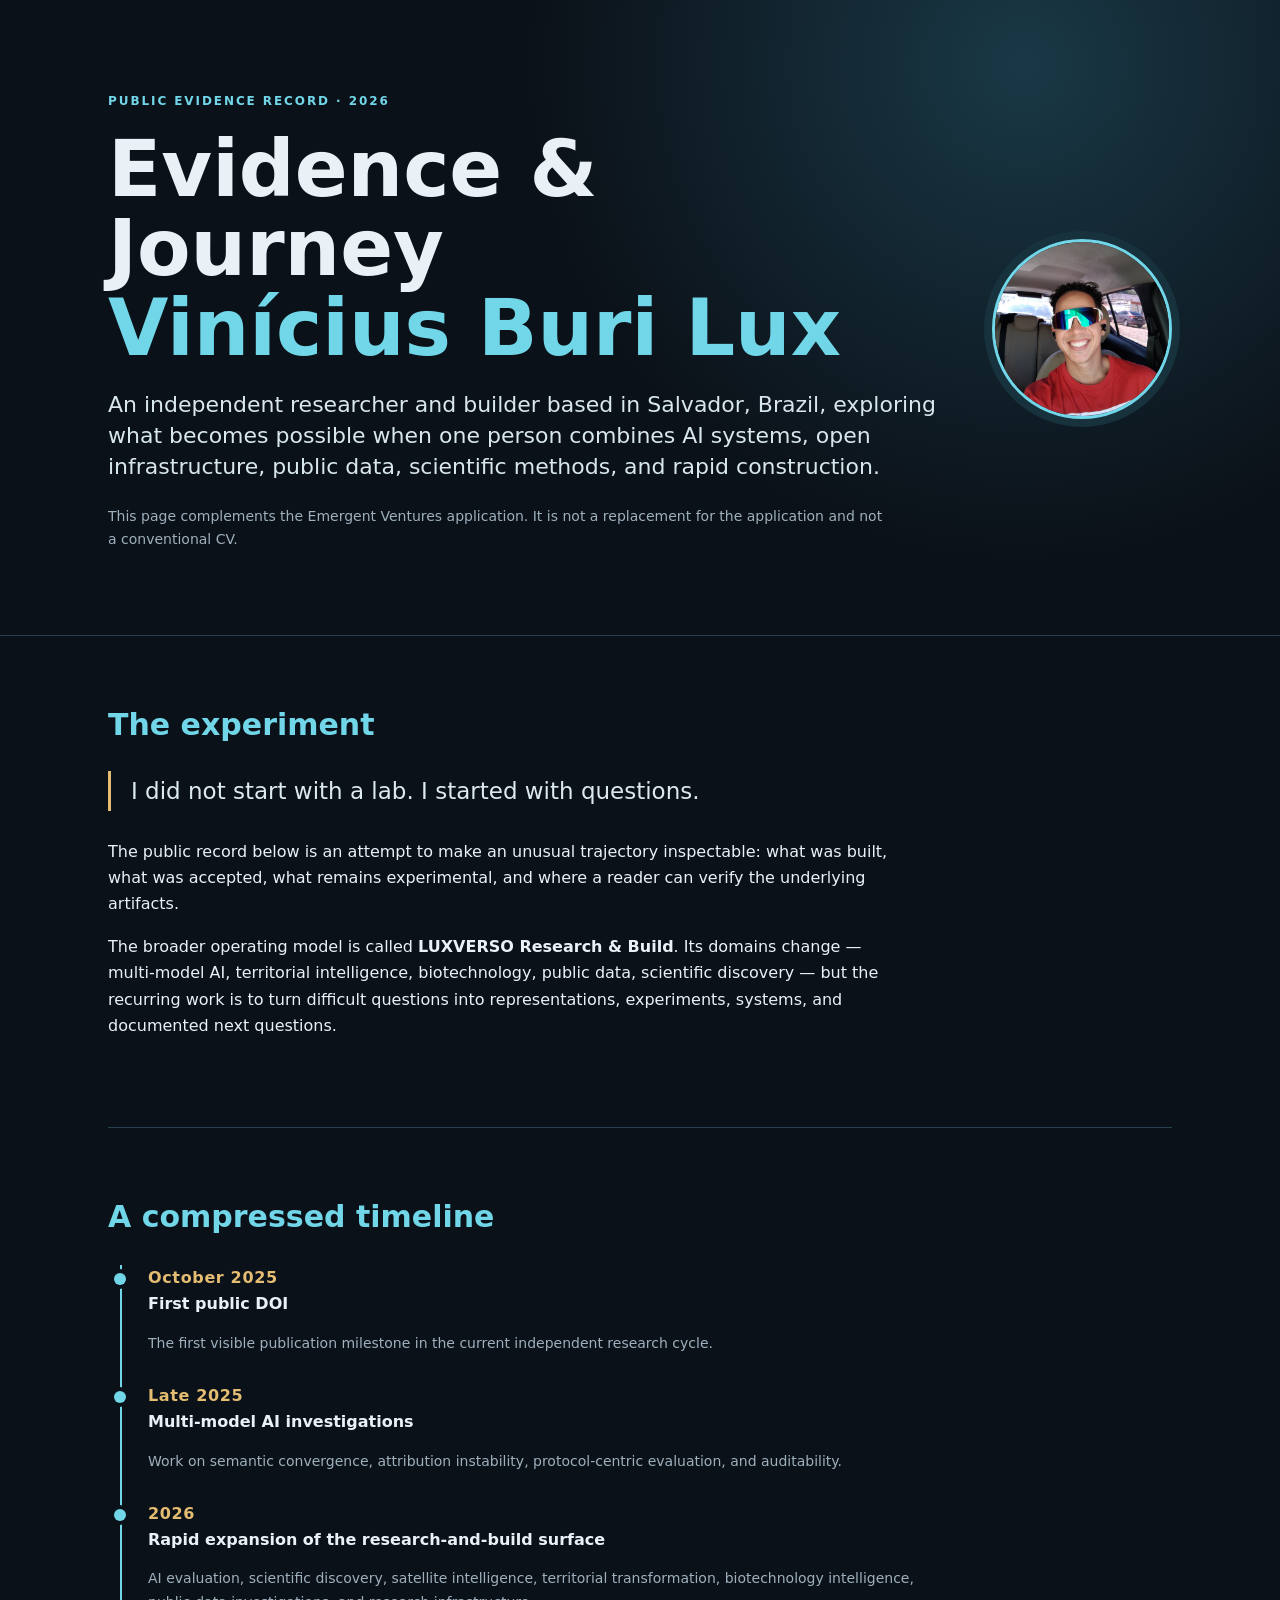
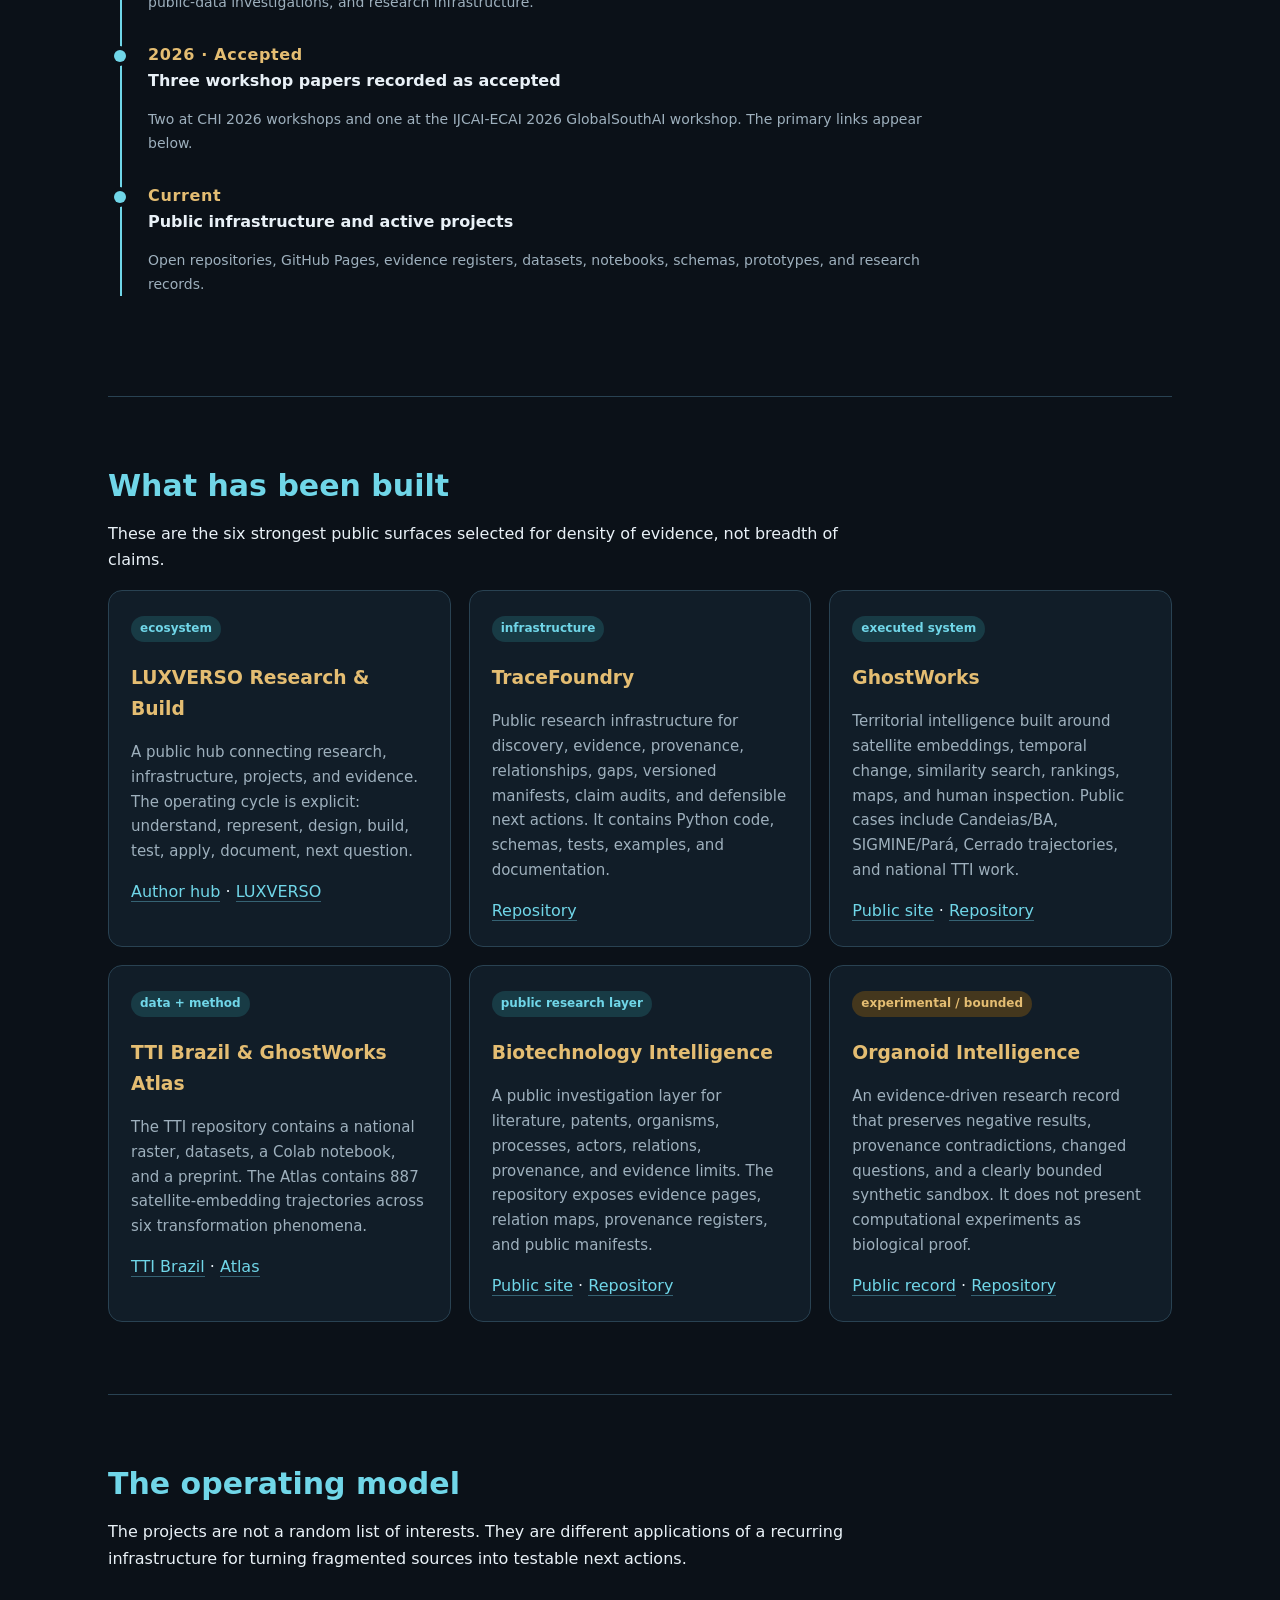
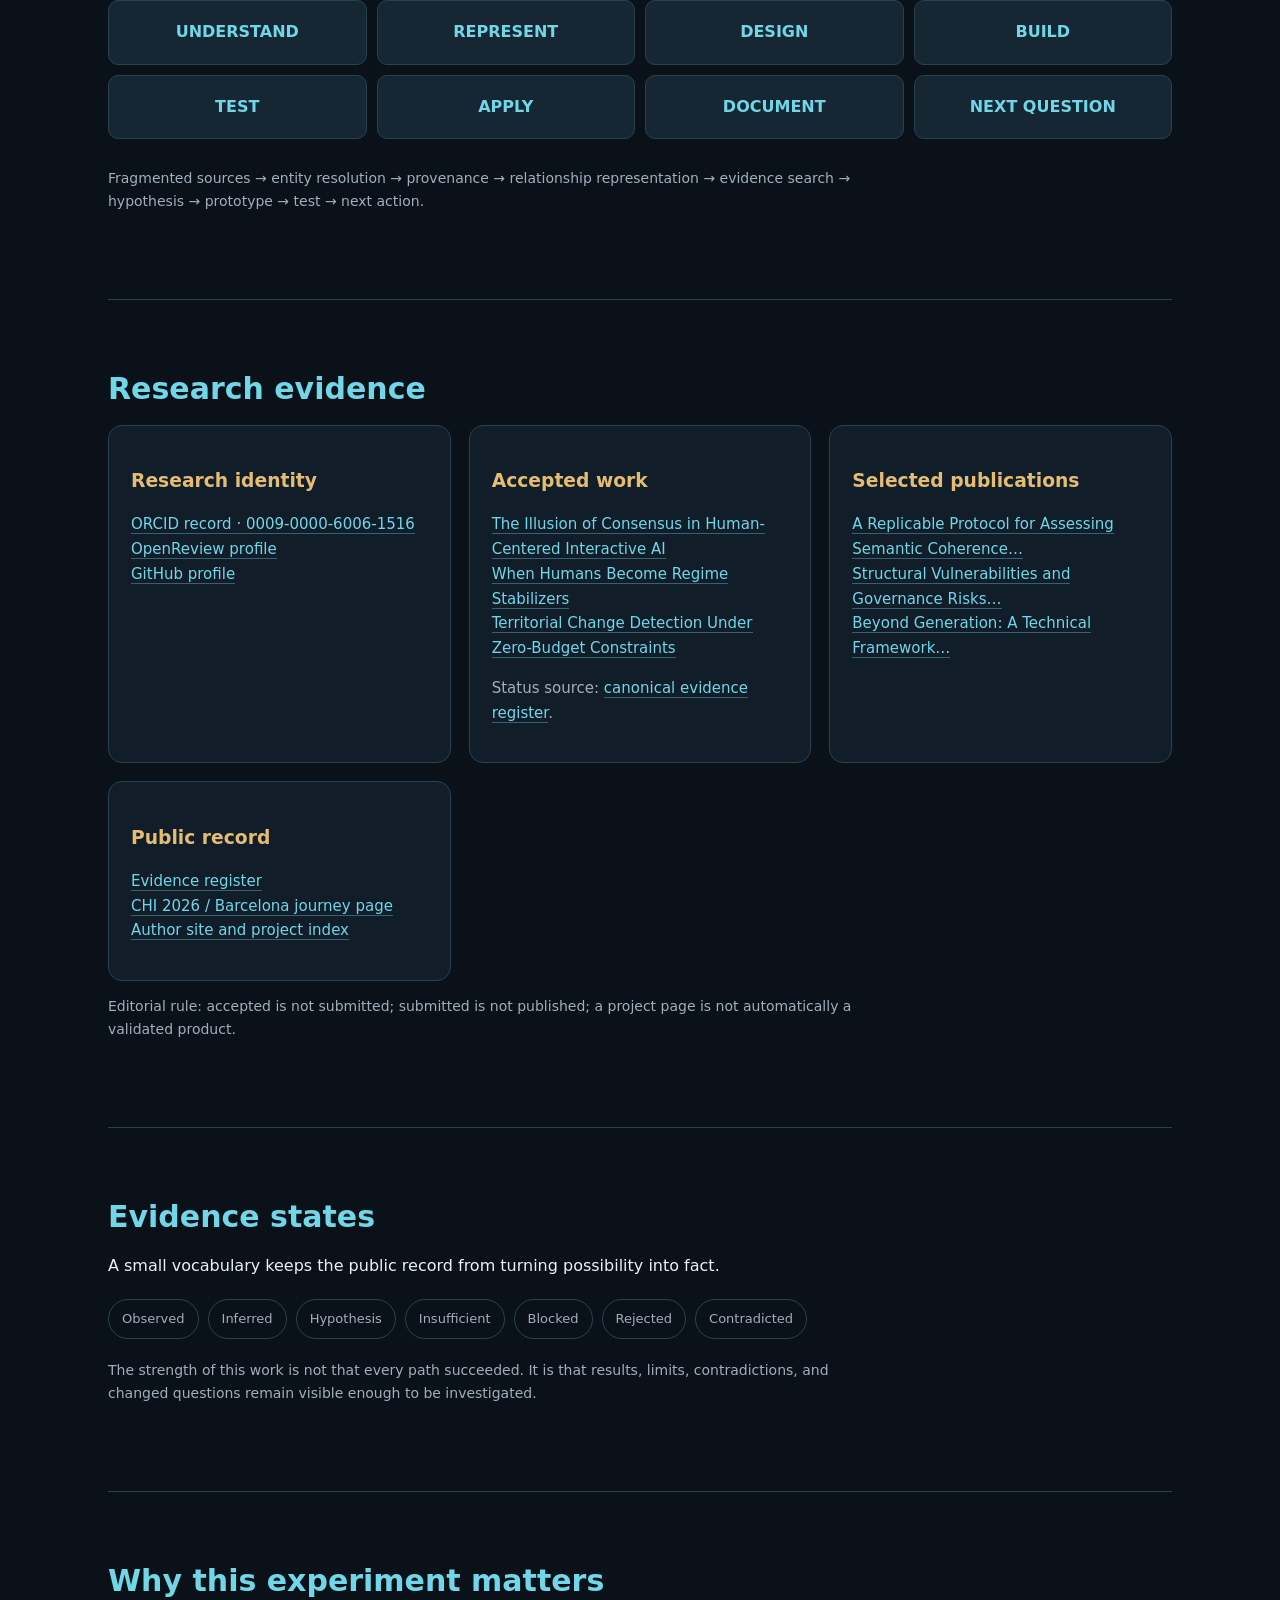
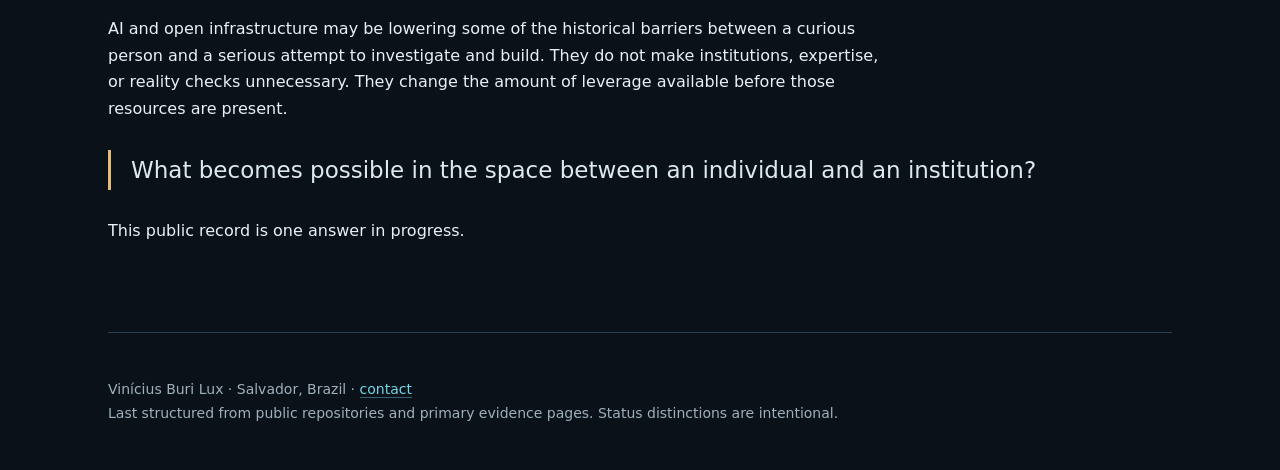
<file: emergent-ventures/index.html>
<!doctype html>
<html lang="en">
<head>
  <meta charset="utf-8">
  <meta http-equiv="refresh" content="0; url=../Emergent%20Ventures/evidence-journey.html">
  <meta name="viewport" content="width=device-width, initial-scale=1">
  <title>Evidence & Journey — Vinícius Buri Lux</title>
  <link rel="canonical" href="../Emergent%20Ventures/evidence-journey.html">
</head>
<body>
  <p>Opening <a href="../Emergent%20Ventures/evidence-journey.html">Evidence & Journey — Vinícius Buri Lux</a>…</p>
</body>
</html>
</file>
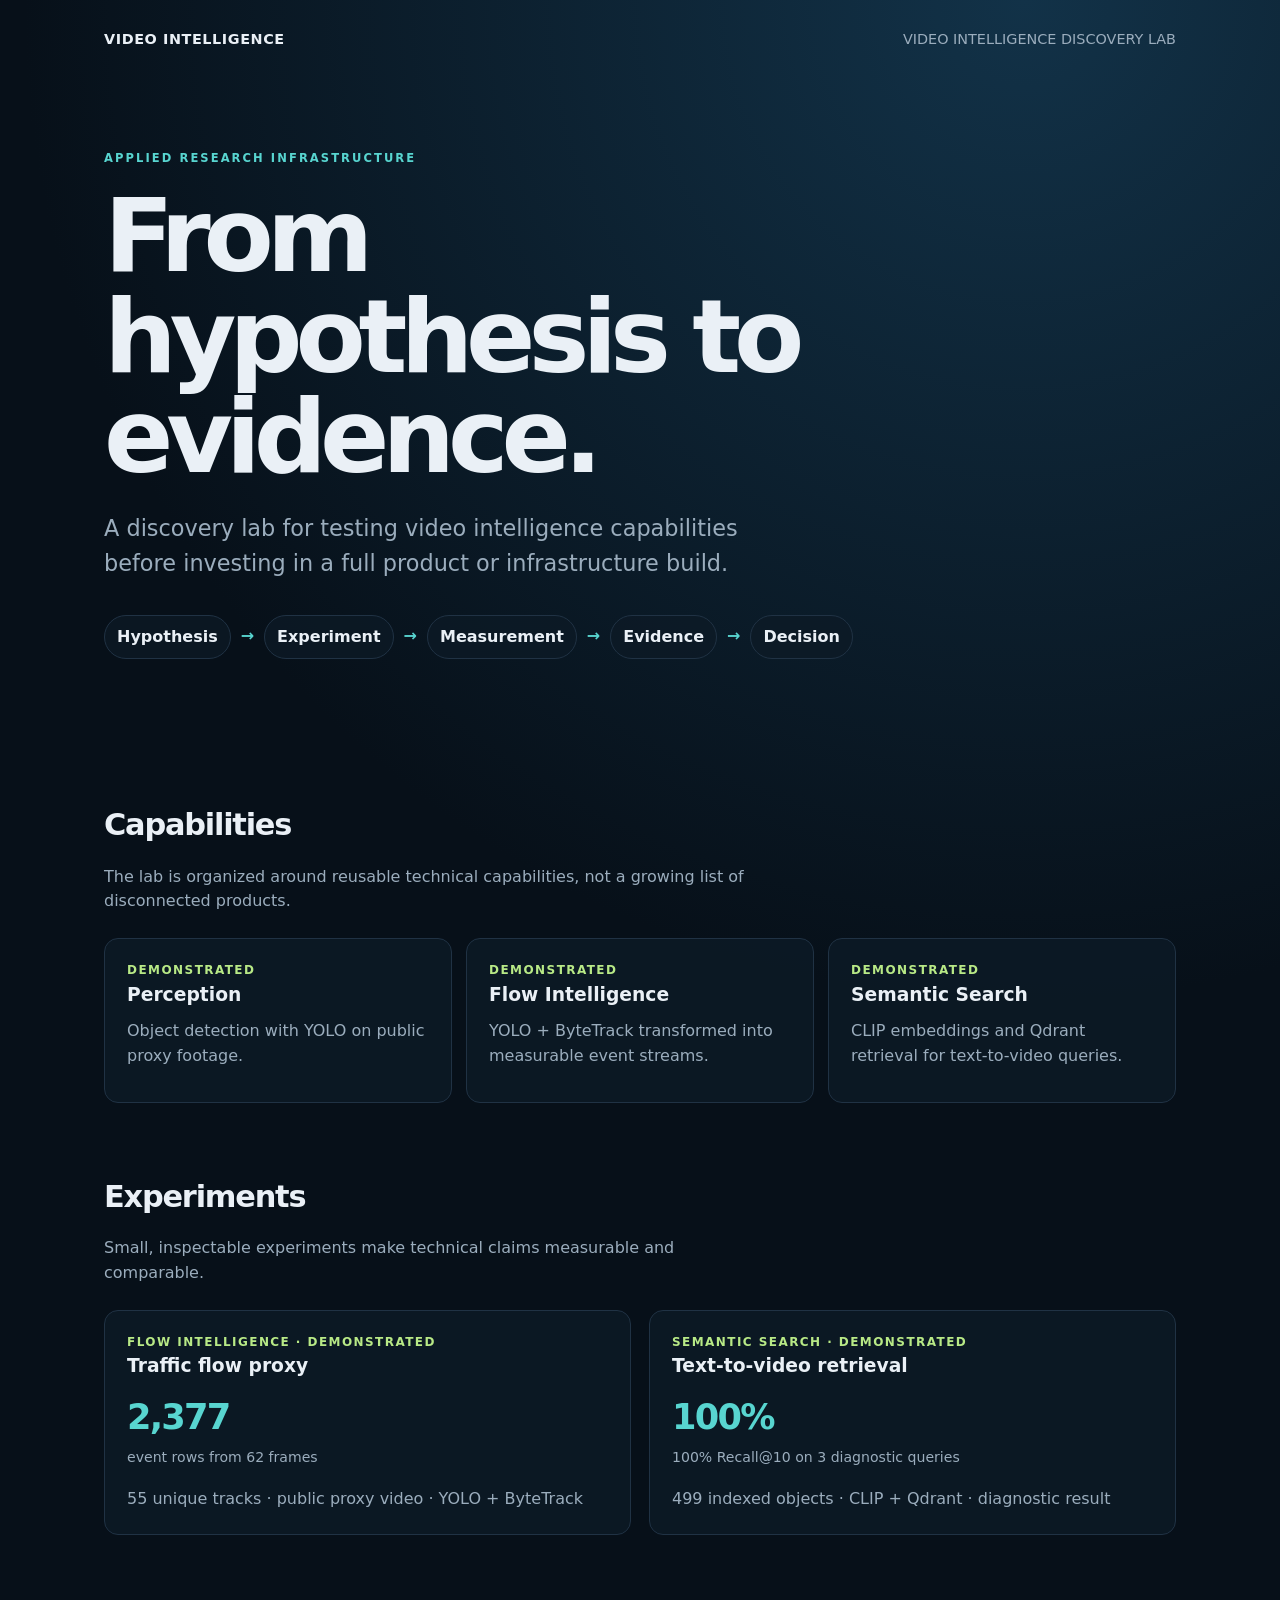
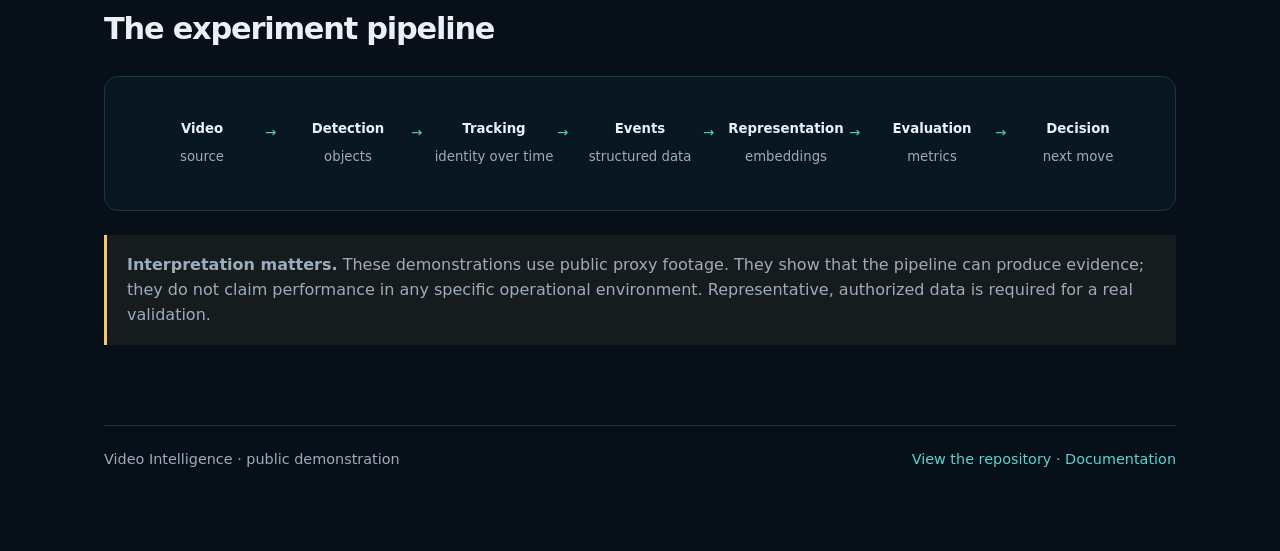
<file: video-intelligence/index.html>
<!doctype html>
<html lang="en">
<head>
  <meta charset="utf-8">
  <meta name="viewport" content="width=device-width, initial-scale=1">
  <meta name="description" content="Video Intelligence — Video Intelligence Discovery Lab. From hypothesis to evidence.">
  <title>Video Intelligence — Discovery Lab</title>
  <style>
    :root { --ink:#eaf0f6; --muted:#9badbd; --line:#203244; --bg:#071019; --panel:#0d1a26; --cyan:#58d5d0; --lime:#b8e986; --amber:#f6c667; }
    * { box-sizing:border-box; } body { margin:0; background:radial-gradient(circle at 80% 0%,#123248 0,#071019 42%); color:var(--ink); font-family:Inter,ui-sans-serif,system-ui,-apple-system,Segoe UI,sans-serif; line-height:1.55; }
    a { color:var(--cyan); text-decoration:none; } a:hover { text-decoration:underline; }
    .wrap { max-width:1120px; margin:auto; padding:28px 24px 80px; }
    nav { display:flex; justify-content:space-between; align-items:center; color:var(--muted); font-size:.9rem; } nav strong { color:var(--ink); letter-spacing:.04em; }
    .hero { padding:100px 0 72px; max-width:820px; } .eyebrow { color:var(--cyan); text-transform:uppercase; letter-spacing:.18em; font-size:.72rem; font-weight:700; }
    h1 { font-size:clamp(3rem,8vw,6.7rem); line-height:.98; letter-spacing:-.07em; margin:18px 0 24px; max-width:850px; }
    .lede { color:var(--muted); font-size:clamp(1.1rem,2vw,1.4rem); max-width:680px; }
    .flow { display:flex; flex-wrap:wrap; gap:10px; margin-top:34px; color:var(--ink); font-weight:700; } .flow span { padding:9px 12px; border:1px solid var(--line); background:rgba(13,26,38,.75); border-radius:999px; } .flow i { color:var(--cyan); font-style:normal; padding-top:9px; }
    section { margin-top:70px; } h2 { font-size:1.9rem; letter-spacing:-.04em; margin:0 0 10px; } .section-lede { color:var(--muted); max-width:650px; }
    .grid { display:grid; grid-template-columns:repeat(3,1fr); gap:14px; margin-top:24px; } .card { border:1px solid var(--line); background:rgba(13,26,38,.82); padding:22px; border-radius:14px; min-height:165px; } .card h3 { margin:0 0 10px; } .card p { margin:0; color:var(--muted); } .status { color:var(--lime); font-size:.75rem; text-transform:uppercase; letter-spacing:.12em; font-weight:700; }
    .experiment { display:grid; grid-template-columns:1fr 1fr; gap:18px; margin-top:24px; } .experiment .card { min-height:0; } .metric { font-size:2.2rem; font-weight:800; letter-spacing:-.05em; color:var(--cyan); margin:10px 0 2px; } .metric-label { color:var(--muted); font-size:.88rem; }
    .pipeline { margin-top:24px; padding:28px; border:1px solid var(--line); border-radius:14px; display:grid; grid-template-columns:repeat(7,1fr); gap:8px; background:#091722; } .step { text-align:center; padding:14px 5px; color:var(--muted); font-size:.83rem; } .step b { display:block; color:var(--ink); margin-bottom:8px; } .step:not(:last-child)::after { content:'→'; color:var(--cyan); float:right; margin-right:-10px; margin-top:-24px; }
    .note { margin-top:24px; padding:18px 20px; border-left:3px solid var(--amber); color:var(--muted); background:rgba(246,198,103,.06); } footer { border-top:1px solid var(--line); margin-top:80px; padding-top:22px; color:var(--muted); font-size:.9rem; display:flex; justify-content:space-between; gap:20px; }
    @media(max-width:760px){ .grid,.experiment { grid-template-columns:1fr; } .pipeline { grid-template-columns:1fr; } .step:not(:last-child)::after { content:'↓'; float:none; display:block; margin:4px 0 0; } footer { display:block; } }
  </style>
</head>
<body>
  <div class="wrap">
    <nav><strong>VIDEO INTELLIGENCE</strong><span>VIDEO INTELLIGENCE DISCOVERY LAB</span></nav>
    <header class="hero">
      <div class="eyebrow">Applied research infrastructure</div>
      <h1>From hypothesis to evidence.</h1>
      <p class="lede">A discovery lab for testing video intelligence capabilities before investing in a full product or infrastructure build.</p>
      <div class="flow"><span>Hypothesis</span><i>→</i><span>Experiment</span><i>→</i><span>Measurement</span><i>→</i><span>Evidence</span><i>→</i><span>Decision</span></div>
    </header>
    <section><h2>Capabilities</h2><p class="section-lede">The lab is organized around reusable technical capabilities, not a growing list of disconnected products.</p>
      <div class="grid">
        <article class="card"><div class="status">Demonstrated</div><h3>Perception</h3><p>Object detection with YOLO on public proxy footage.</p></article>
        <article class="card"><div class="status">Demonstrated</div><h3>Flow Intelligence</h3><p>YOLO + ByteTrack transformed into measurable event streams.</p></article>
        <article class="card"><div class="status">Demonstrated</div><h3>Semantic Search</h3><p>CLIP embeddings and Qdrant retrieval for text-to-video queries.</p></article>
      </div>
    </section>
    <section><h2>Experiments</h2><p class="section-lede">Small, inspectable experiments make technical claims measurable and comparable.</p>
      <div class="experiment">
        <article class="card"><div class="status">Flow intelligence · demonstrated</div><h3>Traffic flow proxy</h3><div class="metric">2,377</div><div class="metric-label">event rows from 62 frames</div><p style="margin-top:18px">55 unique tracks · public proxy video · YOLO + ByteTrack</p></article>
        <article class="card"><div class="status">Semantic Search · demonstrated</div><h3>Text-to-video retrieval</h3><div class="metric">100%</div><div class="metric-label">100% Recall@10 on 3 diagnostic queries</div><p style="margin-top:18px">499 indexed objects · CLIP + Qdrant · diagnostic result</p></article>
      </div>
    </section>
    <section><h2>The experiment pipeline</h2><div class="pipeline"><div class="step"><b>Video</b>source</div><div class="step"><b>Detection</b>objects</div><div class="step"><b>Tracking</b>identity over time</div><div class="step"><b>Events</b>structured data</div><div class="step"><b>Representation</b>embeddings</div><div class="step"><b>Evaluation</b>metrics</div><div class="step"><b>Decision</b>next move</div></div></section>
    <div class="note"><strong>Interpretation matters.</strong> These demonstrations use public proxy footage. They show that the pipeline can produce evidence; they do not claim performance in any specific operational environment. Representative, authorized data is required for a real validation.</div>
    <footer><span>Video Intelligence · public demonstration</span><span><a href="https://github.com/viniburilux/video-intelligence">View the repository</a> · <a href="../">Documentation</a></span></footer>
  </div>
</body>
</html>
</file>
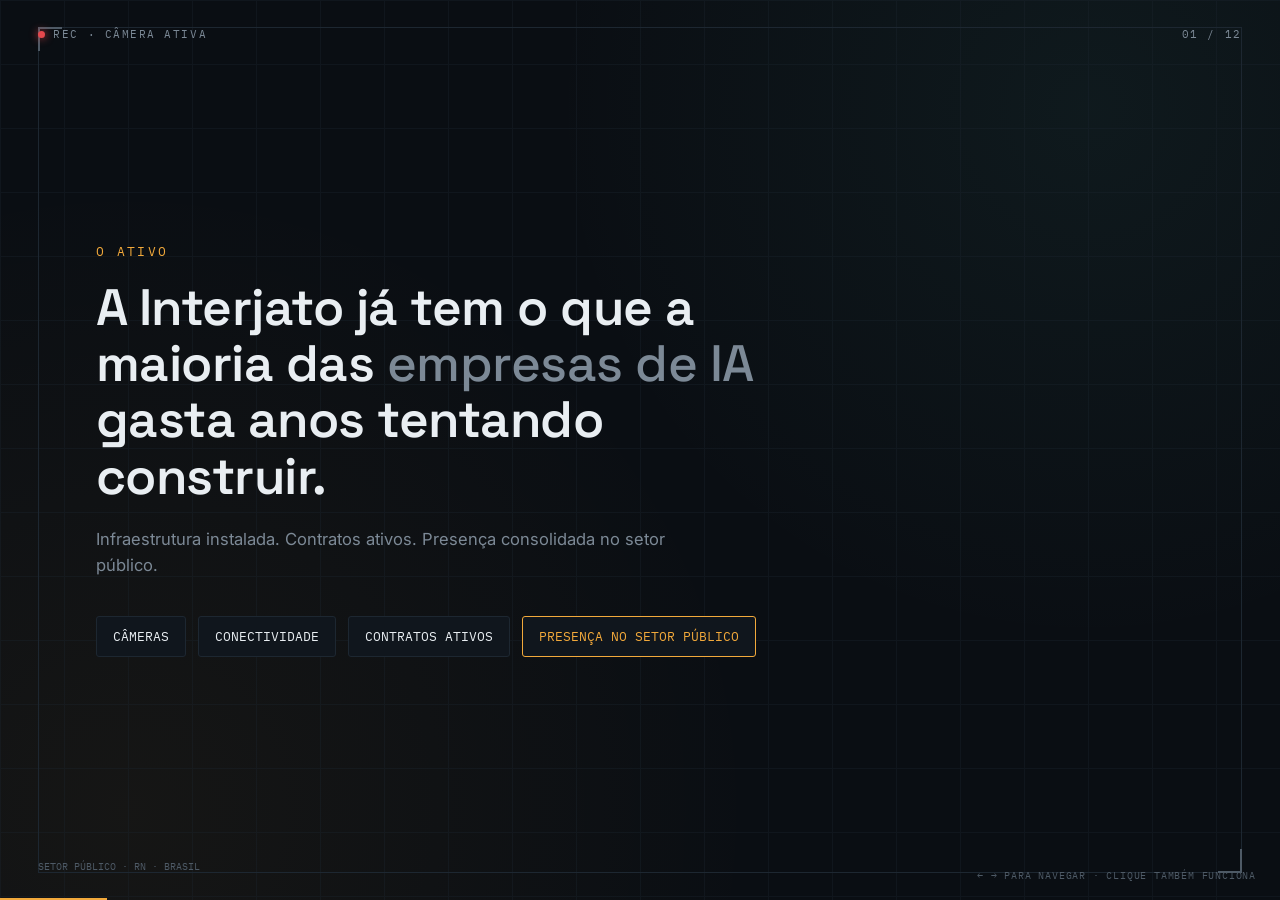
<file: Desafio-Sebrae/pitchinterjato/index.html>
<!DOCTYPE html>
<html lang="pt-BR">
<head>
<meta charset="UTF-8">
<meta name="viewport" content="width=device-width, initial-scale=1.0">
<title>Interjato × LuxVerso — Pitch Reverso</title>
<link rel="preconnect" href="https://fonts.googleapis.com">
<link rel="preconnect" href="https://fonts.gstatic.com" crossorigin>
<link href="https://fonts.googleapis.com/css2?family=Space+Grotesk:wght@400;500;600;700&family=Inter:wght@400;500;600&family=IBM+Plex+Mono:wght@400;500&display=swap" rel="stylesheet">
<style>
  :root{
    --bg: #0A0E13;
    --panel: #10161D;
    --line: #1D2731;
    --text: #E9EEF2;
    --muted: #7C8996;
    --muted-2: #4E5A66;
    --amber: #F2A93B;
    --alert: #E5484D;
    --cyan: #5FD3C4;
  }
  *{ margin:0; padding:0; box-sizing:border-box; }
  html,body{ background: var(--bg); color: var(--text); font-family:'Inter',sans-serif; height:100%; overflow:hidden; }
  .deck{ position:relative; width:100vw; height:100vh; }
  .slide{
    position:absolute; inset:0;
    display:flex; flex-direction:column; justify-content:center;
    padding: 5.5vh 7.5vw;
    opacity:0; pointer-events:none; transition:opacity .5s ease;
    background:
      radial-gradient(circle at 85% 12%, rgba(95,211,196,0.06), transparent 40%),
      radial-gradient(circle at 10% 90%, rgba(242,169,59,0.05), transparent 45%),
      var(--bg);
  }
  .slide.active{ opacity:1; pointer-events:auto; }
  .slide::before{
    content:""; position:absolute; inset:0;
    background-image: linear-gradient(var(--line) 1px, transparent 1px), linear-gradient(90deg, var(--line) 1px, transparent 1px);
    background-size:64px 64px; opacity:.35; pointer-events:none;
  }
  .hud{ position:absolute; inset:3vh 3vw; border:1px solid var(--line); pointer-events:none; }
  .hud::before, .hud::after{ content:""; position:absolute; width:22px; height:22px; border-color:var(--muted-2); border-style:solid; border-width:0; }
  .hud::before{ top:-1px; left:-1px; border-top-width:2px; border-left-width:2px; }
  .hud::after{ bottom:-1px; right:-1px; border-bottom-width:2px; border-right-width:2px; }
  .tag{ position:absolute; top:3vh; left:3vw; font-family:'IBM Plex Mono',monospace; font-size:11px; letter-spacing:.14em; color:var(--muted); display:flex; align-items:center; gap:8px; z-index:5; }
  .tag .dot{ width:7px; height:7px; border-radius:50%; background:var(--alert); box-shadow:0 0 8px var(--alert); animation:pulse 1.6s infinite; }
  @keyframes pulse{ 0%,100%{opacity:1;} 50%{opacity:.25;} }
  .idx{ position:absolute; top:3vh; right:3vw; font-family:'IBM Plex Mono',monospace; font-size:11px; letter-spacing:.14em; color:var(--muted); z-index:5; }
  .coords{ position:absolute; bottom:3vh; left:3vw; font-family:'IBM Plex Mono',monospace; font-size:10px; color:var(--muted-2); z-index:5; }
  .content{ max-width:1200px; z-index:3; width:100%; }
  .eyebrow{ font-family:'IBM Plex Mono',monospace; font-size:13px; letter-spacing:.18em; text-transform:uppercase; color:var(--amber); margin-bottom:20px; }
  h1{ font-family:'Space Grotesk',sans-serif; font-weight:600; font-size:clamp(28px,4vw,56px); line-height:1.1; letter-spacing:-.01em; max-width:22ch; }
  h1 .soft{ color:var(--muted); font-weight:500; }
  .sub{ margin-top:22px; font-size:clamp(15px,1.3vw,20px); color:var(--muted); max-width:62ch; line-height:1.55; }
  .kicker{ margin-top:30px; font-family:'Space Grotesk',sans-serif; font-size:clamp(17px,1.8vw,25px); color:var(--cyan); max-width:48ch; line-height:1.35; }
  .huge{ font-family:'Space Grotesk',sans-serif; font-weight:700; font-size:clamp(30px,4vw,54px); color:var(--text); max-width:22ch; line-height:1.12; }

  .flow{ margin-top:38px; display:flex; align-items:center; flex-wrap:wrap; gap:12px; }
  .flow-node{ font-family:'IBM Plex Mono',monospace; font-size:13px; color:var(--text); border:1px solid var(--line); background:var(--panel); padding:11px 16px; border-radius:3px; }
  .flow-arrow{ color:var(--muted-2); font-size:16px; }
  .flow-node.hot{ border-color:var(--amber); color:var(--amber); }

  /* vertical icon chain — slide 3 */
  .chain{ margin-top:30px; display:flex; flex-direction:column; gap:0; max-width:560px; }
  .chain-step{ display:flex; align-items:center; gap:18px; padding:12px 0; }
  .chain-ic{ width:46px; height:46px; border:1px solid var(--line); border-radius:6px; display:flex; align-items:center; justify-content:center; font-size:20px; background:var(--panel); flex-shrink:0; }
  .chain-tx b{ font-family:'Space Grotesk',sans-serif; font-size:16px; color:var(--text); display:block; }
  .chain-tx span{ font-family:'IBM Plex Mono',monospace; font-size:12px; color:var(--muted); }
  .chain-arrow{ color:var(--muted-2); font-size:14px; padding-left:23px; }
  .chain-step.hot .chain-ic{ border-color:var(--amber); color:var(--amber); }
  .chain-step.hot .chain-tx b{ color:var(--amber); }

  /* matrix table — slide 4 */
  .matrix{ margin-top:34px; width:100%; max-width:760px; border-collapse:collapse; }
  .matrix th{ text-align:left; font-family:'IBM Plex Mono',monospace; font-size:11px; letter-spacing:.1em; color:var(--muted-2); text-transform:uppercase; padding:0 0 10px 0; border-bottom:1px solid var(--line); }
  .matrix td{ padding:11px 0; border-bottom:1px solid var(--line); font-size:14px; }
  .matrix td:first-child{ color:var(--text); font-family:'Space Grotesk',sans-serif; font-weight:500; }
  .matrix td:last-child{ color:var(--muted); font-family:'IBM Plex Mono',monospace; font-size:12px; text-align:right; }
  .refs{ margin-top:22px; font-family:'IBM Plex Mono',monospace; font-size:11px; color:var(--muted-2); line-height:1.9; }

  /* segment grid — slide 5 */
  .segs{ margin-top:34px; display:grid; grid-template-columns:repeat(4,1fr); gap:20px; max-width:1000px; }
  .seg{ border:1px solid var(--line); background:var(--panel); border-radius:6px; padding:18px 16px; }
  .seg h4{ font-family:'IBM Plex Mono',monospace; font-size:11px; letter-spacing:.12em; color:var(--amber); text-transform:uppercase; margin-bottom:12px; }
  .seg ul{ list-style:none; display:flex; flex-direction:column; gap:7px; }
  .seg li{ color:var(--muted); font-size:13px; }

  /* badges — slide 6 */
  .badges{ margin-top:26px; display:flex; gap:10px; flex-wrap:wrap; }
  .badge{ font-family:'IBM Plex Mono',monospace; font-size:11px; letter-spacing:.05em; color:var(--cyan); border:1px solid rgba(95,211,196,.3); background:rgba(95,211,196,.06); padding:7px 14px; border-radius:20px; }

  /* assembly line — slide 7 */
  .assembly{ margin-top:36px; display:flex; flex-wrap:wrap; gap:0; max-width:1080px; }
  .astep{ display:flex; flex-direction:column; align-items:flex-start; width:130px; padding:14px 12px 14px 0; position:relative; }
  .astep .n{ font-family:'IBM Plex Mono',monospace; font-size:11px; color:var(--amber); margin-bottom:6px; }
  .astep .t{ font-family:'Space Grotesk',sans-serif; font-size:14px; color:var(--text); }
  .astep::after{ content:"→"; position:absolute; right:-2px; top:18px; color:var(--muted-2); font-size:13px; }
  .astep:last-child::after{ content:""; }

  /* pipeline vertical — slide 8 */
  .pipe{ margin-top:38px; display:flex; flex-direction:column; gap:0; max-width:480px; }
  .pipe-node{ font-family:'IBM Plex Mono',monospace; font-size:13px; border:1px solid var(--line); background:var(--panel); padding:12px 16px; border-radius:3px; }
  .pipe-node b{ font-family:'Space Grotesk',sans-serif; font-size:14px; color:var(--text); display:block; margin-bottom:2px; }
  .pipe-node span{ color:var(--muted); font-size:11px; }
  .pipe-arrow{ text-align:center; color:var(--muted-2); padding:2px 0; font-size:13px; }

  /* poc checklist — slide 9 */
  .poc{ margin-top:34px; display:grid; grid-template-columns:repeat(3,1fr); gap:16px; max-width:820px; }
  .poc-item{ border:1px solid var(--line); background:var(--panel); border-radius:6px; padding:16px; }
  .poc-item .k{ font-family:'IBM Plex Mono',monospace; font-size:10px; color:var(--muted-2); letter-spacing:.08em; text-transform:uppercase; }
  .poc-item .v{ font-family:'Space Grotesk',sans-serif; font-size:16px; color:var(--text); margin-top:6px; }

  /* two circles — slide 11 */
  .circles{ margin-top:34px; display:flex; align-items:center; gap:36px; }
  .circle{ border:1px solid var(--line); background:var(--panel); border-radius:8px; padding:24px 26px; width:300px; }
  .circle h3{ font-family:'Space Grotesk',sans-serif; font-size:15px; color:var(--amber); margin-bottom:12px; letter-spacing:.03em; }
  .circle ul{ list-style:none; display:flex; flex-direction:column; gap:7px; }
  .circle li{ color:var(--muted); font-size:13px; }
  .plusx{ font-family:'Space Grotesk',sans-serif; font-size:26px; color:var(--muted-2); }

  /* progression staircase — slide 12 */
  .stair{ margin-top:34px; display:flex; flex-direction:column; gap:16px; max-width:560px; }
  .stair-row{ display:flex; align-items:baseline; gap:22px; padding-bottom:14px; border-bottom:1px solid var(--line); }
  .stair-row .lbl{ font-family:'IBM Plex Mono',monospace; font-size:11px; color:var(--muted-2); letter-spacing:.1em; text-transform:uppercase; width:90px; flex-shrink:0; }
  .stair-row .val{ font-family:'Space Grotesk',sans-serif; font-size:18px; color:var(--text); }
  .stair-row.final .val{ color:var(--amber); font-weight:600; }
  .brandline{ margin-top:32px; font-family:'IBM Plex Mono',monospace; font-size:16px; letter-spacing:.2em; color:var(--amber); }
  .camera-note{ position:absolute; top:3vh; left:50%; transform:translateX(-50%); font-family:'IBM Plex Mono',monospace; font-size:10px; color:var(--alert); letter-spacing:.16em; z-index:5; }

  .navhint{ position:fixed; bottom:18px; right:24px; font-family:'IBM Plex Mono',monospace; font-size:10px; color:var(--muted-2); z-index:50; letter-spacing:.08em; }
  .progress{ position:fixed; bottom:0; left:0; height:2px; background:var(--amber); transition:width .4s ease; z-index:50; }
</style>
</head>
<body>

<div class="deck" id="deck">

  <!-- 01 — O ATIVO -->
  <section class="slide active" data-n="1">
    <div class="hud"></div>
    <div class="tag"><span class="dot"></span>REC · CÂMERA ATIVA</div>
    <div class="idx">01 / 12</div>
    <div class="coords">SETOR PÚBLICO · RN · BRASIL</div>
    <div class="content">
      <div class="eyebrow">O ativo</div>
      <h1>A Interjato já tem o que a maioria das <span class="soft">empresas de IA</span> gasta anos tentando construir.</h1>
      <div class="sub">Infraestrutura instalada. Contratos ativos. Presença consolidada no setor público.</div>
      <div class="flow">
        <div class="flow-node">CÂMERAS</div>
        <div class="flow-node">CONECTIVIDADE</div>
        <div class="flow-node">CONTRATOS ATIVOS</div>
        <div class="flow-node hot">PRESENÇA NO SETOR PÚBLICO</div>
      </div>
    </div>
  </section>

  <!-- 02 — O TETO -->
  <section class="slide" data-n="2">
    <div class="hud"></div>
    <div class="tag"><span class="dot"></span>REC · CÂMERA ATIVA</div>
    <div class="idx">02 / 12</div>
    <div class="coords">O PRÓXIMO PASSO</div>
    <div class="content">
      <div class="eyebrow">O teto</div>
      <h1>A infraestrutura já está instalada. <span class="soft">O que vem depois?</span></h1>
      <div class="flow" style="margin-top:50px;">
        <div class="flow-node">CÂMERA</div><div class="flow-arrow">→</div>
        <div class="flow-node">VÍDEO</div><div class="flow-arrow">→</div>
        <div class="flow-node">ARMAZENAMENTO</div><div class="flow-arrow">→</div>
        <div class="flow-node hot">?</div>
      </div>
    </div>
  </section>

  <!-- 03 — PRIMEIRO UAU -->
  <section class="slide" data-n="3">
    <div class="hud"></div>
    <div class="tag"><span class="dot"></span>REC · CÂMERA ATIVA</div>
    <div class="idx">03 / 12</div>
    <div class="coords">DE SENSOR A INTELIGÊNCIA</div>
    <div class="content">
      <div class="eyebrow">O que o vídeo pode virar</div>
      <h1 style="font-size:clamp(24px,2.8vw,38px)">A câmera deixou de ser apenas um sensor que grava.</h1>
      <div class="chain">
        <div class="chain-step"><div class="chain-ic">👤</div><div class="chain-tx"><b>RECONHECER</b><span>face · pessoa · veículo</span></div></div>
        <div class="chain-arrow">↓</div>
        <div class="chain-step"><div class="chain-ic">🚶</div><div class="chain-tx"><b>ENTENDER</b><span>trajetória · comportamento · interação</span></div></div>
        <div class="chain-arrow">↓</div>
        <div class="chain-step"><div class="chain-ic">⚠️</div><div class="chain-tx"><b>DETECTAR</b><span>queda · agressão · intrusão · acidente</span></div></div>
        <div class="chain-arrow">↓</div>
        <div class="chain-step"><div class="chain-ic">🔎</div><div class="chain-tx"><b>DESCOBRIR</b><span>padrões · anomalias · eventos</span></div></div>
        <div class="chain-arrow">↓</div>
        <div class="chain-step hot"><div class="chain-ic">🧠</div><div class="chain-tx"><b>AGIR</b><span>alerta · busca · prevenção · decisão</span></div></div>
      </div>
    </div>
  </section>

  <!-- 04 — NÃO É FUTURISMO -->
  <section class="slide" data-n="4">
    <div class="hud"></div>
    <div class="tag"><span class="dot"></span>REC · CÂMERA ATIVA</div>
    <div class="idx">04 / 12</div>
    <div class="coords">EVIDÊNCIA · 2024–2026</div>
    <div class="content">
      <div class="eyebrow">Isso não é futurismo</div>
      <h1>Já está acontecendo.</h1>
      <table class="matrix">
        <tr><th>O que já existe</th><th>Onde encontramos</th></tr>
        <tr><td>Reconhecimento facial e leitura de placas</td><td>Brasil</td></tr>
        <tr><td>Detecção de eventos em tempo real</td><td>Brasil / exterior</td></tr>
        <tr><td>Busca inteligente sobre vídeo</td><td>Brasil / exterior</td></tr>
        <tr><td>Detecção de comportamento e anomalias</td><td>Brasil / exterior</td></tr>
        <tr><td>Analytics sobre câmeras legadas, multi-fabricante</td><td>Brasil / exterior</td></tr>
        <tr><td>Inteligência operacional para gestão pública</td><td>Brasil / exterior</td></tr>
      </table>
      <div class="refs">
        [1] Prefeitura de São Paulo · Smart Sampa — 50 mil câmeras<br>
        [2] Prefeitura de Salvador · Salvador Segura — 10 mil câmeras<br>
        [3] Governo de Goiás · IA Contra o Crime — 564 câmeras<br>
        [4] TJDFT · analytics sobre câmeras multi-fabricante, 30 prédios
      </div>
    </div>
  </section>

  <!-- 05 — DESEJO -->
  <section class="slide" data-n="5">
    <div class="hud"></div>
    <div class="tag"><span class="dot"></span>REC · CÂMERA ATIVA</div>
    <div class="idx">05 / 12</div>
    <div class="coords">O ESPAÇO DE POSSIBILIDADES</div>
    <div class="content">
      <div class="eyebrow">O que ainda pode ser descoberto</div>
      <h1 style="font-size:clamp(24px,2.8vw,38px)">A mesma infraestrutura pode gerar <span class="soft">dezenas de produtos diferentes.</span></h1>
      <div class="segs">
        <div class="seg"><h4>Hospital</h4><ul><li>Queda</li><li>Fila</li><li>Ocupação</li><li>Emergência</li></ul></div>
        <div class="seg"><h4>Escola</h4><ul><li>Agressão</li><li>Comportamento</li><li>Ocupação</li><li>Entrada / saída</li></ul></div>
        <div class="seg"><h4>Tribunal</h4><ul><li>Intrusão</li><li>Fluxo</li><li>Segurança</li><li>Busca retrospectiva</li></ul></div>
        <div class="seg"><h4>Cidade</h4><ul><li>Trânsito</li><li>Abandono de objeto</li><li>Aglomeração</li><li>Eventos</li></ul></div>
      </div>
    </div>
  </section>

  <!-- 06 — POR QUE VOCÊS -->
  <section class="slide" data-n="6">
    <div class="hud"></div>
    <div class="tag"><span class="dot"></span>REC · CÂMERA ATIVA</div>
    <div class="idx">06 / 12</div>
    <div class="coords">CAPACIDADE TÉCNICA</div>
    <div class="content">
      <div class="eyebrow">Por que nós</div>
      <h1>Não estamos começando <span class="soft">do zero.</span></h1>
      <div class="flow" style="margin-top:44px;">
        <div class="flow-node">DADO BRUTO</div><div class="flow-arrow">→</div>
        <div class="flow-node">REPRESENTAÇÃO</div><div class="flow-arrow">→</div>
        <div class="flow-node">DESCOBERTA</div><div class="flow-arrow">→</div>
        <div class="flow-node hot">HIPÓTESE</div>
      </div>
      <div class="badges">
        <span class="badge">DADOS REAIS</span>
        <span class="badge">ESCALA NACIONAL</span>
        <span class="badge">PESQUISA APLICADA</span>
        <span class="badge">VALIDAÇÃO EXTERNA</span>
      </div>
      <div class="kicker">Já trabalhamos exatamente nessa fronteira: dado bruto → representação → descoberta.</div>
    </div>
  </section>

  <!-- 07 — MÉTODO -->
  <section class="slide" data-n="7">
    <div class="hud"></div>
    <div class="tag"><span class="dot"></span>REC · CÂMERA ATIVA</div>
    <div class="idx">07 / 12</div>
    <div class="coords">MÉTODO</div>
    <div class="content">
      <div class="eyebrow">Não começamos pelo produto</div>
      <h1 style="font-size:clamp(24px,2.8vw,38px)">Começamos pela <span class="soft">descoberta.</span></h1>
      <div class="assembly">
        <div class="astep"><div class="n">01</div><div class="t">Inventariar</div></div>
        <div class="astep"><div class="n">02</div><div class="t">Representar</div></div>
        <div class="astep"><div class="n">03</div><div class="t">Explorar</div></div>
        <div class="astep"><div class="n">04</div><div class="t">Descobrir</div></div>
        <div class="astep"><div class="n">05</div><div class="t">Formular</div></div>
        <div class="astep"><div class="n">06</div><div class="t">Validar</div></div>
        <div class="astep"><div class="n">07</div><div class="t">Prototipar</div></div>
        <div class="astep"><div class="n">08</div><div class="t">Escalar</div></div>
      </div>
      <div class="kicker">Não precisamos saber hoje qual será o próximo produto. Precisamos de um processo capaz de encontrá-lo.</div>
    </div>
  </section>

  <!-- 08 — EXECUÇÃO -->
  <section class="slide" data-n="8">
    <div class="hud"></div>
    <div class="tag"><span class="dot"></span>REC · CÂMERA ATIVA</div>
    <div class="idx">08 / 12</div>
    <div class="coords">ARQUITETURA</div>
    <div class="content">
      <div class="eyebrow">Da câmera ao produto</div>
      <h1 style="font-size:clamp(24px,2.8vw,38px)">Sabemos como <span class="soft">construir isso.</span></h1>
      <div class="pipe">
        <div class="pipe-node"><b>CÂMERAS</b><span>infraestrutura já instalada</span></div>
        <div class="pipe-arrow">↓</div>
        <div class="pipe-node"><b>EDGE / INGESTÃO</b><span>vídeo bruto → stream processável</span></div>
        <div class="pipe-arrow">↓</div>
        <div class="pipe-node"><b>OBJECT DETECTION + TRACKING</b><span>o que está na cena, para onde vai</span></div>
        <div class="pipe-arrow">↓</div>
        <div class="pipe-node"><b>REPRESENTAÇÃO</b><span>embeddings · eventos estruturados</span></div>
        <div class="pipe-arrow">↓</div>
        <div class="pipe-node hot"><b>DISCOVERY ENGINE</b><span>padrões · anomalias · clusters</span></div>
        <div class="pipe-arrow">↓</div>
        <div class="pipe-node"><b>HIPÓTESE → POC</b><span>validada com cliente real</span></div>
      </div>
    </div>
  </section>

  <!-- 09 — PRIMEIRA POC -->
  <section class="slide" data-n="9">
    <div class="hud"></div>
    <div class="tag"><span class="dot"></span>REC · CÂMERA ATIVA</div>
    <div class="idx">09 / 12</div>
    <div class="coords">PRIMEIRO PASSO</div>
    <div class="content">
      <div class="eyebrow">Começamos pequeno</div>
      <h1>Aprendemos <span class="soft">rápido.</span></h1>
      <div class="poc">
        <div class="poc-item"><div class="k">Escopo</div><div class="v">1 cliente</div></div>
        <div class="poc-item"><div class="k">Ambiente</div><div class="v">1 unidade</div></div>
        <div class="poc-item"><div class="k">Foco</div><div class="v">1 problema</div></div>
        <div class="poc-item"><div class="k">Base</div><div class="v">Câmeras existentes</div></div>
        <div class="poc-item"><div class="k">Prazo</div><div class="v">30–60 dias</div></div>
        <div class="poc-item"><div class="k">Critério</div><div class="v">1 métrica de sucesso</div></div>
      </div>
      <div class="kicker">Se provar valor → escala.</div>
    </div>
  </section>

  <!-- 10 — O NEGÓCIO -->
  <section class="slide" data-n="10">
    <div class="hud"></div>
    <div class="tag"><span class="dot"></span>REC · CÂMERA ATIVA</div>
    <div class="idx">10 / 12</div>
    <div class="coords">MODELO DE NEGÓCIO</div>
    <div class="content">
      <div class="eyebrow">Não é conquistar cliente novo</div>
      <h1>É aumentar o valor <span class="soft">do cliente que já existe.</span></h1>
      <div class="pipe" style="margin-top:44px;">
        <div class="pipe-node"><b>INFRAESTRUTURA EXISTENTE</b></div>
        <div class="pipe-arrow">↓</div>
        <div class="pipe-node hot"><b>NOVA CAMADA DE INTELIGÊNCIA</b></div>
        <div class="pipe-arrow">↓</div>
        <div class="pipe-node"><b>NOVO CASO DE USO</b></div>
        <div class="pipe-arrow">↓</div>
        <div class="pipe-node"><b>NOVO PRODUTO</b></div>
        <div class="pipe-arrow">↓</div>
        <div class="pipe-node"><b>RECEITA INCREMENTAL</b></div>
      </div>
    </div>
  </section>

  <!-- 11 — A PARCERIA -->
  <section class="slide" data-n="11">
    <div class="hud"></div>
    <div class="tag"><span class="dot"></span>REC · CÂMERA ATIVA</div>
    <div class="idx">11 / 12</div>
    <div class="coords">A COMBINAÇÃO</div>
    <div class="content">
      <div class="eyebrow">Por que fazer junto</div>
      <h1 style="font-size:clamp(24px,2.8vw,38px)">Nenhum dos dois possui o ativo completo <span class="soft">sozinho.</span></h1>
      <div class="circles">
        <div class="circle">
          <h3>INTERJATO</h3>
          <ul><li>Distribuição</li><li>Infraestrutura</li><li>Clientes</li><li>Dados operacionais</li><li>Presença no setor público</li></ul>
        </div>
        <span class="plusx">×</span>
        <div class="circle">
          <h3>LUXVERSO</h3>
          <ul><li>Descoberta</li><li>Pesquisa aplicada</li><li>Representação</li><li>IA</li><li>Prototipação</li></ul>
        </div>
      </div>
      <div class="kicker" style="margin-top:32px;">O ativo nasce da combinação.</div>
    </div>
  </section>

  <!-- 12 — A VISÃO -->
  <section class="slide" data-n="12">
    <div class="hud"></div>
    <div class="tag"><span class="dot"></span>REC · CÂMERA ATIVA</div>
    <div class="idx">12 / 12</div>
    <div class="coords">FECHAMENTO</div>
    <div class="camera-note">VOLTA PARA CÂMERA</div>
    <div class="content">
      <div class="eyebrow">A visão</div>
      <div class="stair">
        <div class="stair-row"><span class="lbl">Hoje</span><span class="val">Câmeras instaladas</span></div>
        <div class="stair-row"><span class="lbl">Próximo</span><span class="val">Inteligência sobre vídeo</span></div>
        <div class="stair-row"><span class="lbl">Depois</span><span class="val">Produtos criados a partir dos dados</span></div>
        <div class="stair-row final"><span class="lbl">Escala</span><span class="val">Uma plataforma capaz de descobrir novos produtos a partir da infraestrutura que a Interjato já possui</span></div>
      </div>
      <div class="brandline">INTERJATO × LUXVERSO</div>
    </div>
  </section>

</div>

<div class="progress" id="progress" style="width:8.3%;"></div>
<div class="navhint">← → PARA NAVEGAR · CLIQUE TAMBÉM FUNCIONA</div>

<script>
  const slides = document.querySelectorAll('.slide');
  const total = slides.length;
  let current = 0;
  const progress = document.getElementById('progress');
  function render(){
    slides.forEach((s,i)=> s.classList.toggle('active', i===current));
    progress.style.width = ((current+1)/total*100)+'%';
  }
  function next(){ if(current<total-1){ current++; render(); } }
  function prev(){ if(current>0){ current--; render(); } }
  window.addEventListener('keydown', (e)=>{
    if(['ArrowRight','PageDown',' '].includes(e.key)){ e.preventDefault(); next(); }
    if(['ArrowLeft','PageUp'].includes(e.key)){ e.preventDefault(); prev(); }
  });
  document.getElementById('deck').addEventListener('click', (e)=>{
    const w = window.innerWidth;
    if(e.clientX > w/2) next(); else prev();
  });
  render();
</script>

</body>
</html>
</file>
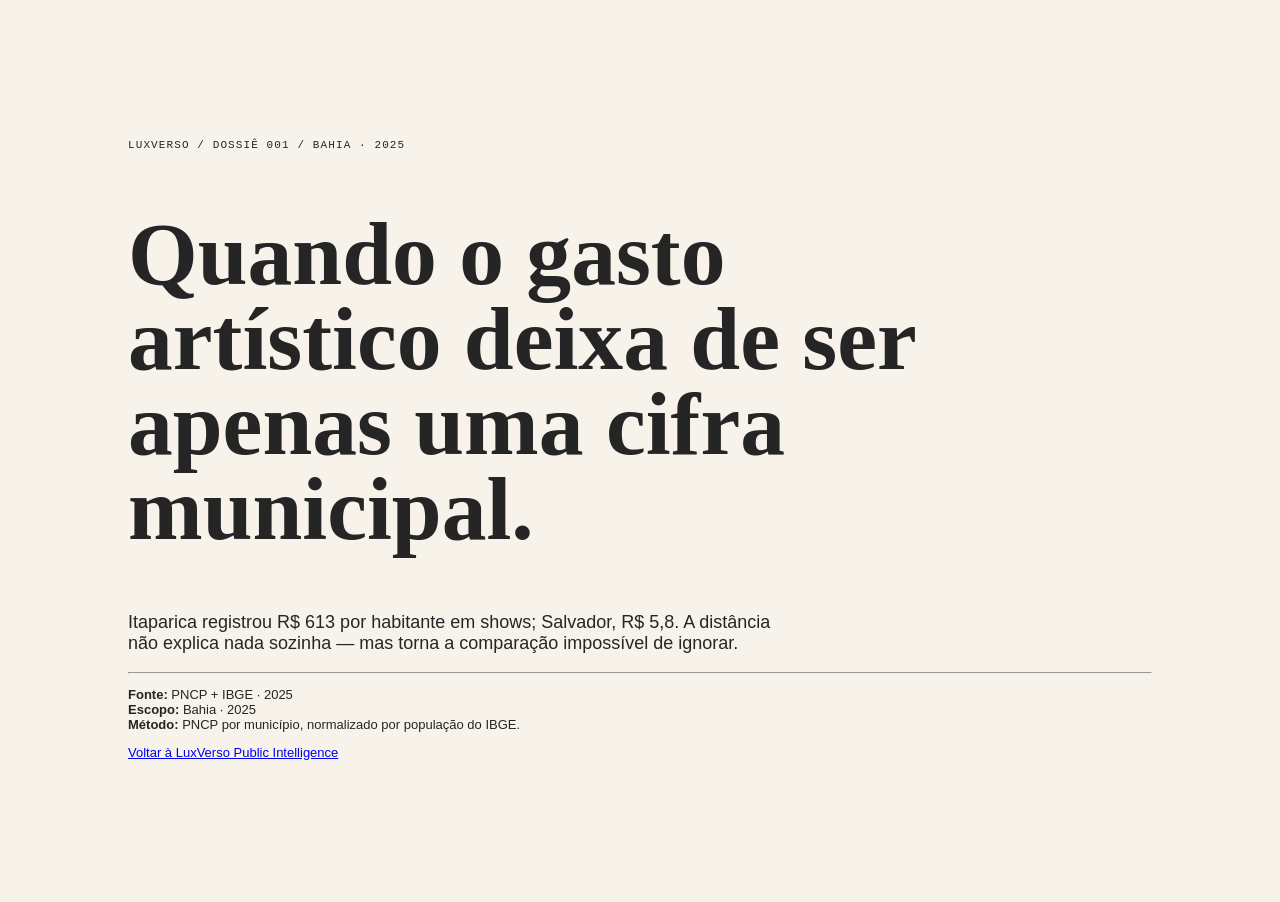
<file: luxverso-public-intelligence/dossiers/dossie-001/index.html>
<!doctype html>
<html lang="pt-BR">
  <head>
    <meta charset="UTF-8" />
    <meta name="viewport" content="width=device-width, initial-scale=1.0" />
    <title>Dossiê 001 — R$ 613 por habitante | LuxVerso</title>
    <meta name="description" content="Itaparica registrou R$ 613 por habitante em shows. Fonte: PNCP + IBGE · 2025. Escopo: Bahia · 2025. Método: PNCP por município, normalizado por população do IBGE." />
    <meta property="og:type" content="article" />
    <meta property="og:site_name" content="LuxVerso Public Intelligence" />
    <meta property="og:title" content="Dossiê 001 — Quando a cifra municipal pede contexto" />
    <meta property="og:description" content="Fonte: PNCP + IBGE · 2025 | Escopo: Bahia · 2025 | Método: PNCP por município, normalizado por população do IBGE." />
    <meta property="og:image" content="../../media/luxverso-casefile-docs-v2.jpg" />
    <meta name="twitter:card" content="summary_large_image" />
  </head>
  <body style="margin:0;background:#f7f3eb;color:#252525;font-family:Georgia,serif;padding:10vw;line-height:1.5">
    <p style="font:11px monospace;letter-spacing:.1em">LUXVERSO / DOSSIÊ 001 / BAHIA · 2025</p>
    <h1 style="font-size:clamp(2.8rem,7vw,6rem);line-height:.95;max-width:850px">Quando o gasto artístico deixa de ser apenas uma cifra municipal.</h1>
    <p style="font:18px sans-serif;max-width:650px">Itaparica registrou R$ 613 por habitante em shows; Salvador, R$ 5,8. A distância não explica nada sozinha — mas torna a comparação impossível de ignorar.</p>
    <hr />
    <p style="font:13px sans-serif"><strong>Fonte:</strong> PNCP + IBGE · 2025<br /><strong>Escopo:</strong> Bahia · 2025<br /><strong>Método:</strong> PNCP por município, normalizado por população do IBGE.</p>
    <p style="font:13px sans-serif"><a href="/luxverso-public-intelligence/">Voltar à LuxVerso Public Intelligence</a></p>
  </body>
</html>
</file>
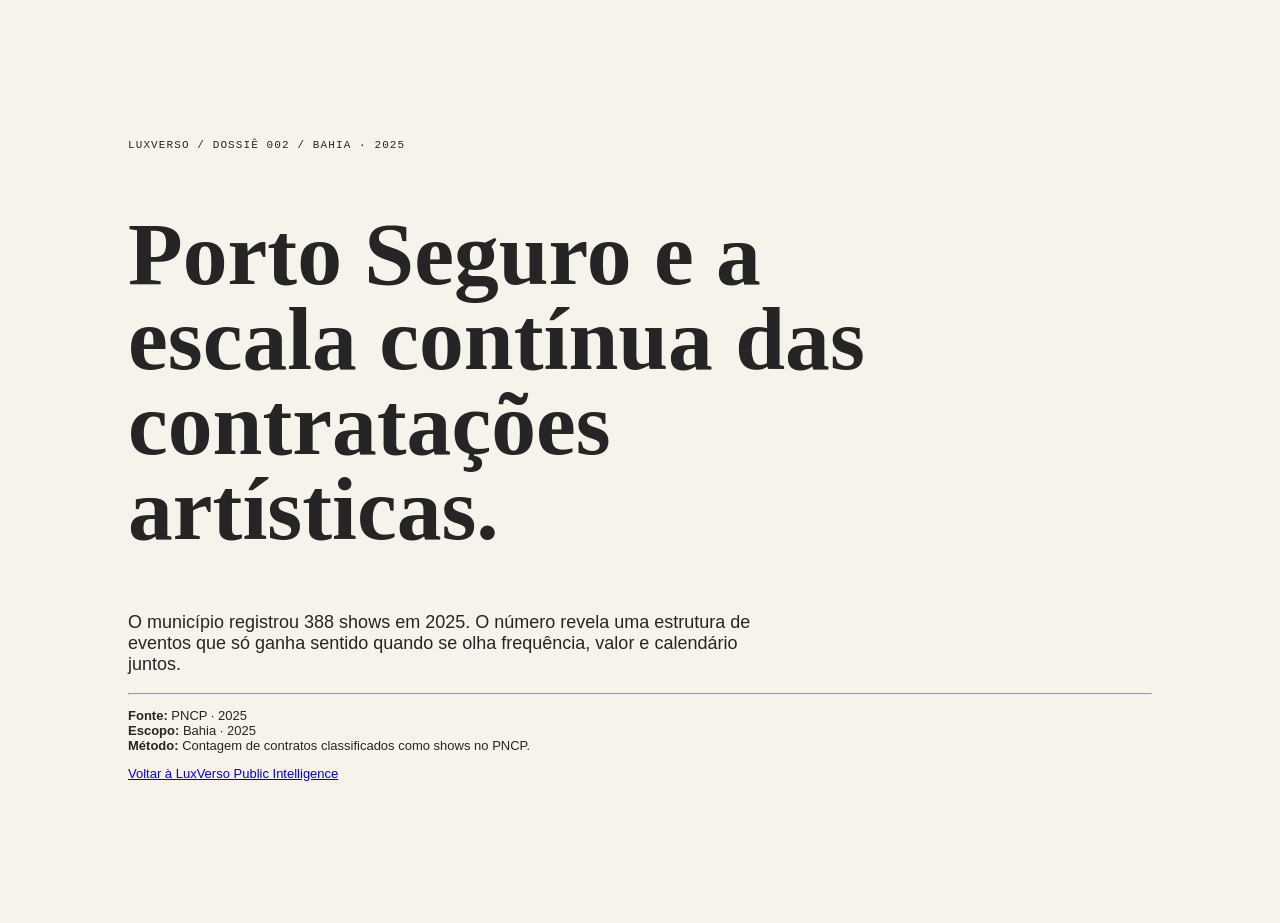
<file: luxverso-public-intelligence/dossiers/dossie-002/index.html>
<!doctype html>
<html lang="pt-BR">
  <head>
    <meta charset="UTF-8" />
    <meta name="viewport" content="width=device-width, initial-scale=1.0" />
    <title>Dossiê 002 — 388 shows contratados | LuxVerso</title>
    <meta name="description" content="Porto Seguro registrou 388 shows em 2025. Fonte: PNCP · 2025. Escopo: Bahia · 2025. Método: contagem de contratos classificados como shows no PNCP." />
    <meta property="og:type" content="article" />
    <meta property="og:site_name" content="LuxVerso Public Intelligence" />
    <meta property="og:title" content="Dossiê 002 — A escala contínua das contratações artísticas" />
    <meta property="og:description" content="Fonte: PNCP · 2025 | Escopo: Bahia · 2025 | Método: contagem de contratos classificados como shows no PNCP." />
    <meta property="og:image" content="../../media/luxverso-gazette-detail-v2.jpg" />
    <meta name="twitter:card" content="summary_large_image" />
  </head>
  <body style="margin:0;background:#f7f3eb;color:#252525;font-family:Georgia,serif;padding:10vw;line-height:1.5">
    <p style="font:11px monospace;letter-spacing:.1em">LUXVERSO / DOSSIÊ 002 / BAHIA · 2025</p>
    <h1 style="font-size:clamp(2.8rem,7vw,6rem);line-height:.95;max-width:850px">Porto Seguro e a escala contínua das contratações artísticas.</h1>
    <p style="font:18px sans-serif;max-width:650px">O município registrou 388 shows em 2025. O número revela uma estrutura de eventos que só ganha sentido quando se olha frequência, valor e calendário juntos.</p>
    <hr />
    <p style="font:13px sans-serif"><strong>Fonte:</strong> PNCP · 2025<br /><strong>Escopo:</strong> Bahia · 2025<br /><strong>Método:</strong> Contagem de contratos classificados como shows no PNCP.</p>
    <p style="font:13px sans-serif"><a href="/luxverso-public-intelligence/">Voltar à LuxVerso Public Intelligence</a></p>
  </body>
</html>
</file>
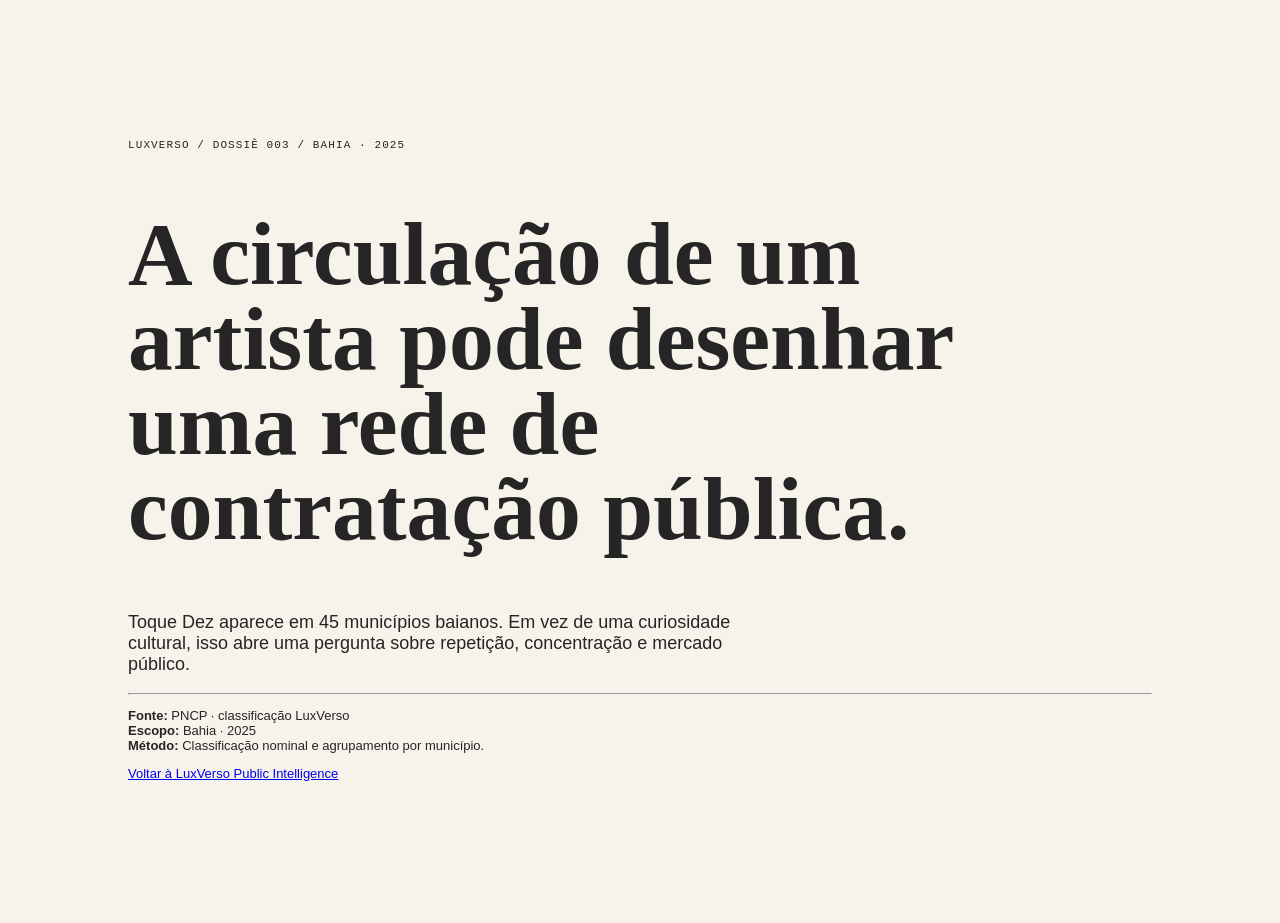
<file: luxverso-public-intelligence/dossiers/dossie-003/index.html>
<!doctype html>
<html lang="pt-BR">
  <head>
    <meta charset="UTF-8" />
    <meta name="viewport" content="width=device-width, initial-scale=1.0" />
    <title>Dossiê 003 — Rede de contratação pública | LuxVerso</title>
    <meta name="description" content="Toque Dez aparece em 45 municípios baianos. Fonte: PNCP · classificação LuxVerso. Escopo: Bahia · 2025. Método: classificação nominal e agrupamento por município." />
    <meta property="og:type" content="article" />
    <meta property="og:site_name" content="LuxVerso Public Intelligence" />
    <meta property="og:title" content="Dossiê 003 — Uma rede de contratação pública" />
    <meta property="og:description" content="Fonte: PNCP · classificação LuxVerso | Escopo: Bahia · 2025 | Método: classificação nominal e agrupamento por município." />
    <meta property="og:image" content="../../media/luxverso-archive-shelf-v2.jpg" />
    <meta name="twitter:card" content="summary_large_image" />
  </head>
  <body style="margin:0;background:#f7f3eb;color:#252525;font-family:Georgia,serif;padding:10vw;line-height:1.5">
    <p style="font:11px monospace;letter-spacing:.1em">LUXVERSO / DOSSIÊ 003 / BAHIA · 2025</p>
    <h1 style="font-size:clamp(2.8rem,7vw,6rem);line-height:.95;max-width:850px">A circulação de um artista pode desenhar uma rede de contratação pública.</h1>
    <p style="font:18px sans-serif;max-width:650px">Toque Dez aparece em 45 municípios baianos. Em vez de uma curiosidade cultural, isso abre uma pergunta sobre repetição, concentração e mercado público.</p>
    <hr />
    <p style="font:13px sans-serif"><strong>Fonte:</strong> PNCP · classificação LuxVerso<br /><strong>Escopo:</strong> Bahia · 2025<br /><strong>Método:</strong> Classificação nominal e agrupamento por município.</p>
    <p style="font:13px sans-serif"><a href="/luxverso-public-intelligence/">Voltar à LuxVerso Public Intelligence</a></p>
  </body>
</html>
</file>
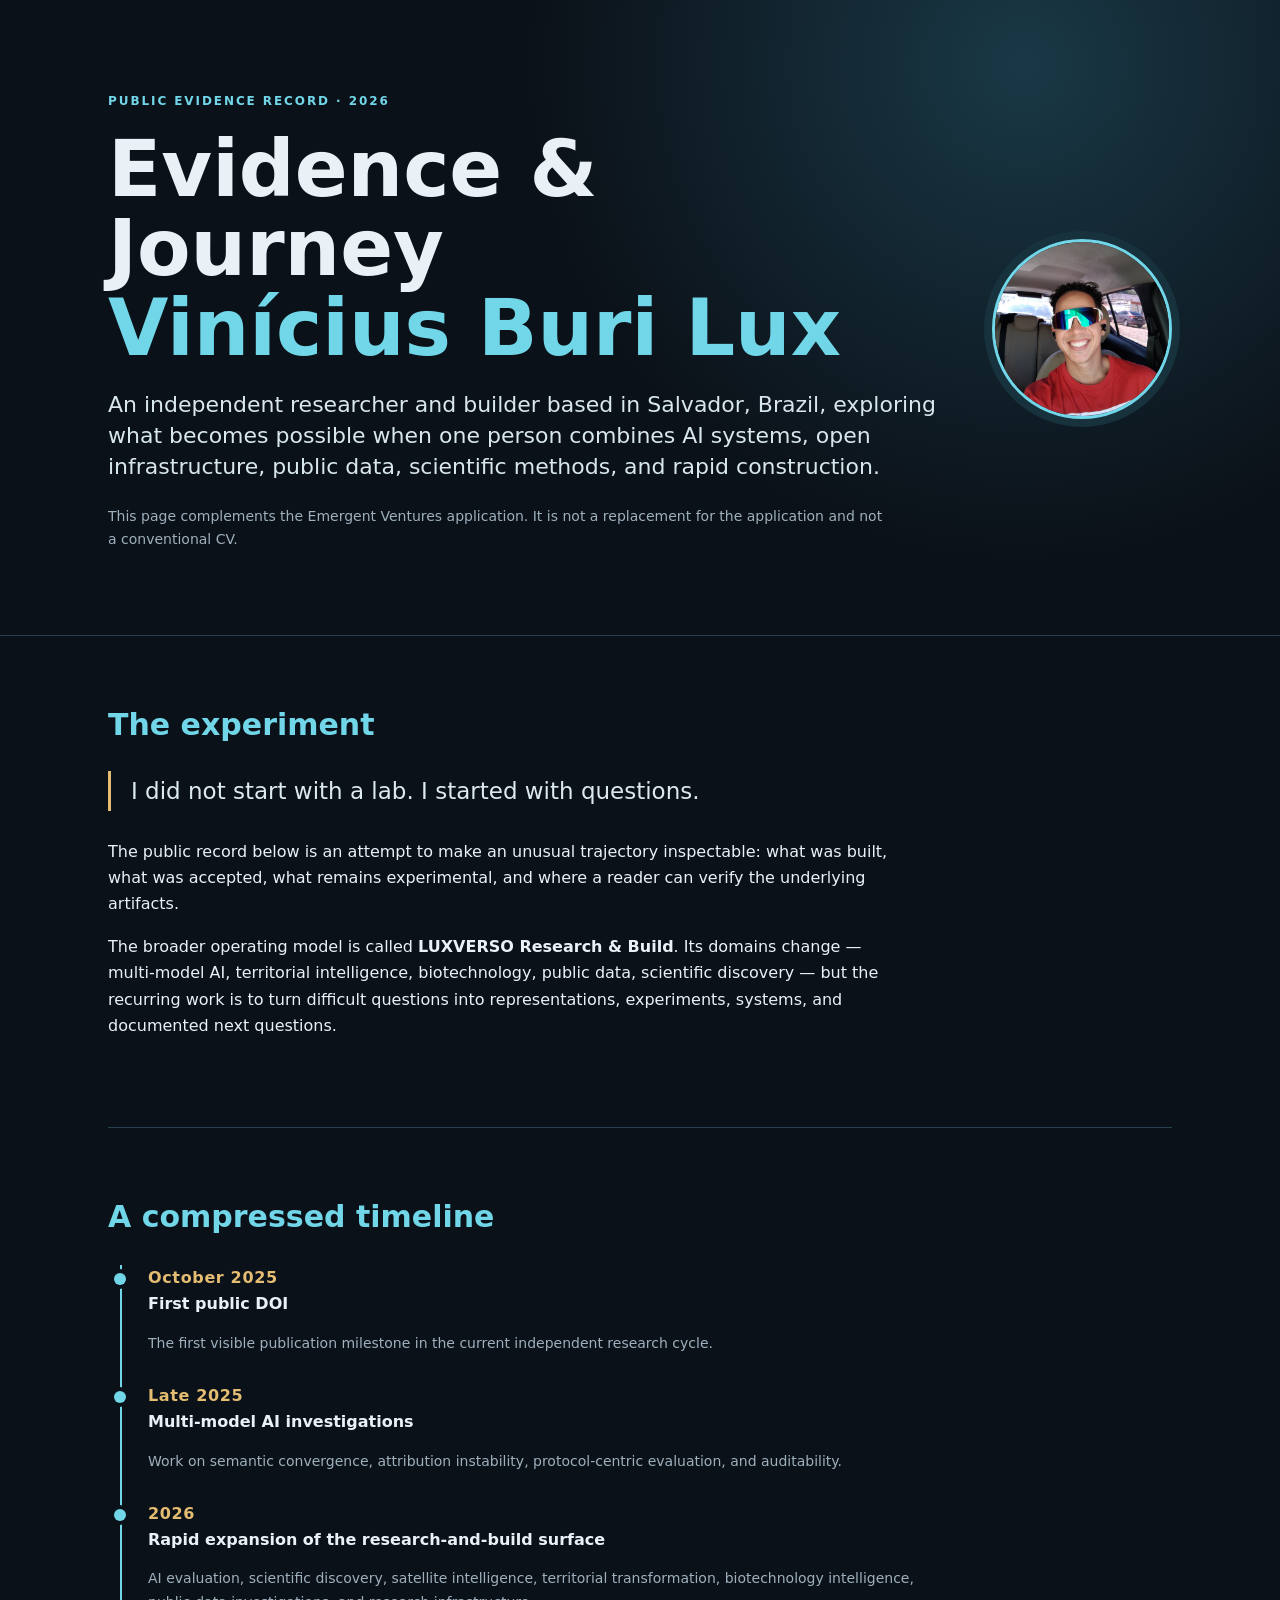
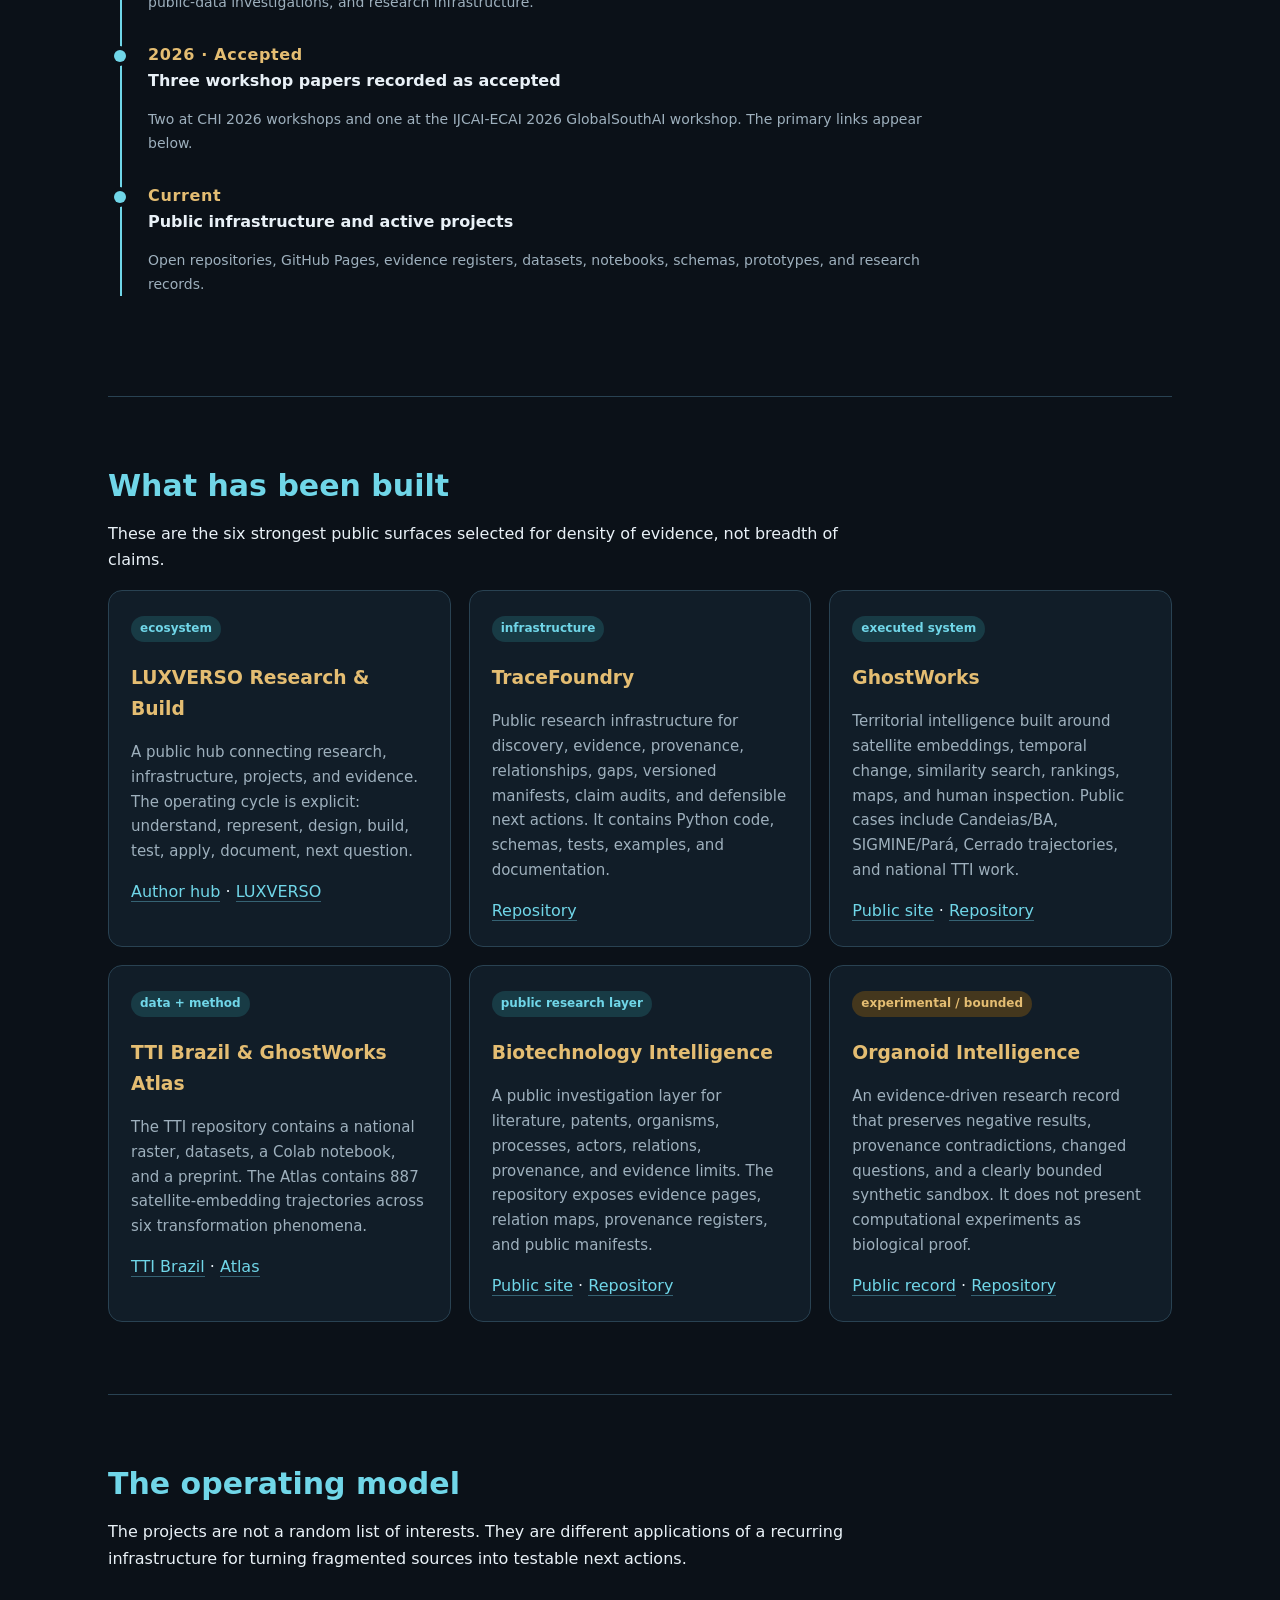
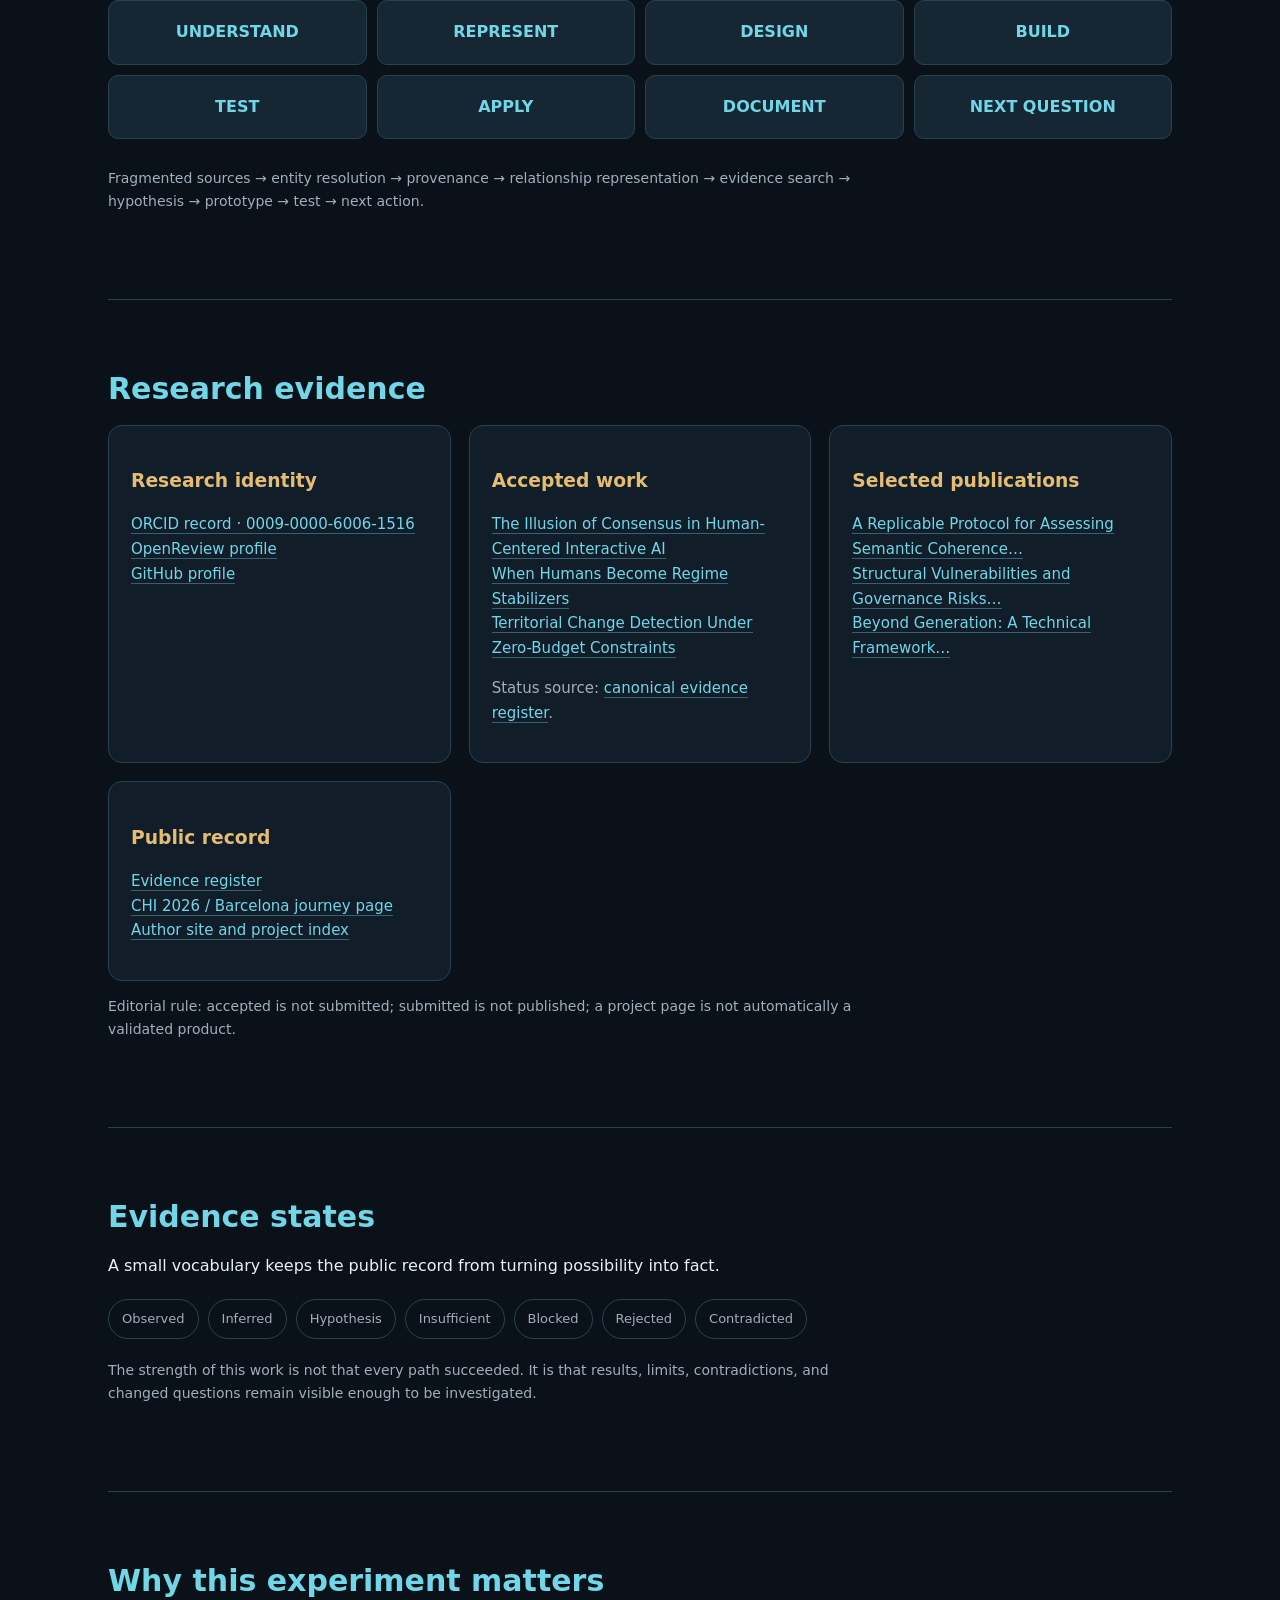
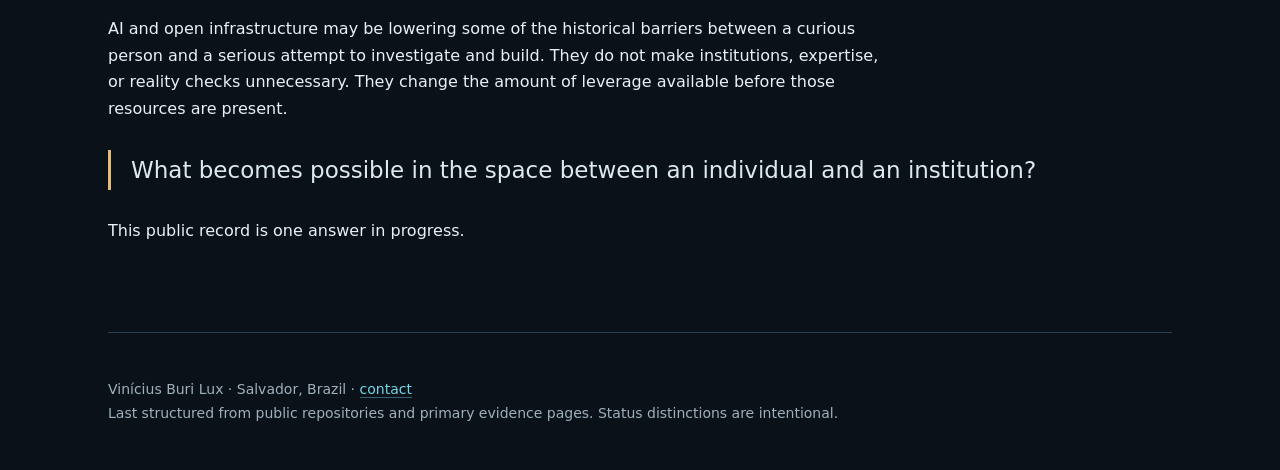
<file: Emergent Ventures/evidence-journey.html>
<!doctype html>
<html lang="en"><head><meta charset="utf-8"><meta name="viewport" content="width=device-width,initial-scale=1">
<title>Evidence & Journey — Vinícius Buri Lux</title>
<meta name="description" content="A public evidence record of Vinícius Buri Lux's independent research-and-build trajectory.">
<style>
:root{--bg:#0b1118;--panel:#111d28;--panel2:#162633;--ink:#e9f1f7;--muted:#9eb0bd;--cyan:#70d6e8;--gold:#e4bd72;--line:#294252;--green:#8dd6a6;--red:#ed9a9a}
*{box-sizing:border-box} body{margin:0;background:var(--bg);color:var(--ink);font:16px/1.65 system-ui,-apple-system,Segoe UI,Roboto,sans-serif} a{color:var(--cyan);text-decoration:none;border-bottom:1px solid #356273} a:hover{color:white} .wrap{max-width:1120px;margin:auto;padding:0 28px} .hero{display:grid;grid-template-columns:1fr 180px;gap:36px;align-items:center} .portrait{width:180px;height:180px;border-radius:50%;object-fit:cover;border:3px solid var(--cyan);box-shadow:0 0 0 8px #17313d} header{padding:92px 0 70px;border-bottom:1px solid var(--line);background:radial-gradient(circle at 80% 10%,#193846 0,transparent 42%)} .eyebrow{color:var(--cyan);text-transform:uppercase;letter-spacing:.16em;font-size:12px;font-weight:700} h1{font-size:clamp(40px,7vw,78px);line-height:1.02;max-width:820px;margin:18px 0} h2{font-size:30px;line-height:1.15;margin:0 0 18px;color:var(--cyan)} h3{color:var(--gold);margin-bottom:8px} p{max-width:780px} .lead{font-size:22px;line-height:1.4;color:#d8e6ed;max-width:830px} .meta{color:var(--muted);font-size:14px} section{padding:72px 0;border-bottom:1px solid var(--line)} .grid{display:grid;grid-template-columns:repeat(auto-fit,minmax(260px,1fr));gap:18px} .card{background:var(--panel);border:1px solid var(--line);border-radius:14px;padding:22px} .card p{color:var(--muted);font-size:15px} .tag{display:inline-block;padding:3px 9px;border-radius:99px;background:#183b45;color:var(--cyan);font-size:12px;font-weight:700;margin:3px 4px 3px 0} .tag.accepted{background:#193c2a;color:var(--green)} .tag.experimental{background:#44371d;color:var(--gold)} .tag.limited{background:#43282d;color:var(--red)} .timeline{border-left:2px solid var(--cyan);margin:30px 0 0 12px;padding-left:26px} .event{position:relative;margin:0 0 28px} .event:before{content:'';position:absolute;left:-34px;top:8px;width:12px;height:12px;border-radius:50%;background:var(--cyan);box-shadow:0 0 0 4px var(--bg)} .date{color:var(--gold);font-weight:700;letter-spacing:.04em} table{width:100%;border-collapse:collapse;margin-top:22px;font-size:14px} th,td{padding:13px 12px;border-bottom:1px solid var(--line);text-align:left;vertical-align:top} th{color:var(--cyan);font-size:12px;text-transform:uppercase;letter-spacing:.08em} .cycle{display:grid;grid-template-columns:repeat(4,1fr);gap:10px;margin:28px 0} .step{background:var(--panel2);border:1px solid var(--line);padding:18px;text-align:center;border-radius:10px;font-weight:700;color:var(--cyan)} .states{display:flex;flex-wrap:wrap;gap:9px;margin:20px 0} .state{border:1px solid var(--line);border-radius:99px;padding:8px 13px;color:var(--muted);font-size:13px} blockquote{border-left:3px solid var(--gold);padding:4px 0 4px 20px;color:#dce9ed;font-size:23px;line-height:1.4;margin:28px 0} footer{padding:45px 0;color:var(--muted);font-size:14px} @media(max-width:680px){.cycle{grid-template-columns:repeat(2,1fr)} table{display:block;overflow-x:auto}}
</style></head><body>
<header><div class="wrap"><div class="hero"><div><div class="eyebrow">Public evidence record · 2026</div><h1>Evidence & Journey<br><span style="color:var(--cyan)">Vinícius Buri Lux</span></h1><p class="lead">An independent researcher and builder based in Salvador, Brazil, exploring what becomes possible when one person combines AI systems, open infrastructure, public data, scientific methods, and rapid construction.</p><p class="meta">This page complements the Emergent Ventures application. It is not a replacement for the application and not a conventional CV.</p></div><img class="portrait" src="portrait.jpg" alt="Vinícius Buri Lux"></div></div></header>
<main class="wrap">
<section><h2>The experiment</h2><blockquote>I did not start with a lab. I started with questions.</blockquote><p>The public record below is an attempt to make an unusual trajectory inspectable: what was built, what was accepted, what remains experimental, and where a reader can verify the underlying artifacts.</p><p>The broader operating model is called <strong>LUXVERSO Research & Build</strong>. Its domains change — multi-model AI, territorial intelligence, biotechnology, public data, scientific discovery — but the recurring work is to turn difficult questions into representations, experiments, systems, and documented next questions.</p></section>
<section><h2>A compressed timeline</h2><div class="timeline">
<div class="event"><div class="date">October 2025</div><strong>First public DOI</strong><p class="meta">The first visible publication milestone in the current independent research cycle.</p></div>
<div class="event"><div class="date">Late 2025</div><strong>Multi-model AI investigations</strong><p class="meta">Work on semantic convergence, attribution instability, protocol-centric evaluation, and auditability.</p></div>
<div class="event"><div class="date">2026</div><strong>Rapid expansion of the research-and-build surface</strong><p class="meta">AI evaluation, scientific discovery, satellite intelligence, territorial transformation, biotechnology intelligence, public-data investigations, and research infrastructure.</p></div>
<div class="event"><div class="date">2026 · Accepted</div><strong>Three workshop papers recorded as accepted</strong><p class="meta">Two at CHI 2026 workshops and one at the IJCAI-ECAI 2026 GlobalSouthAI workshop. The primary links appear below.</p></div>
<div class="event"><div class="date">Current</div><strong>Public infrastructure and active projects</strong><p class="meta">Open repositories, GitHub Pages, evidence registers, datasets, notebooks, schemas, prototypes, and research records.</p></div>
</div></section>
<section><h2>What has been built</h2><p>These are the six strongest public surfaces selected for density of evidence, not breadth of claims.</p><div class="grid">
<div class="card"><span class="tag">ecosystem</span><h3>LUXVERSO Research & Build</h3><p>A public hub connecting research, infrastructure, projects, and evidence. The operating cycle is explicit: understand, represent, design, build, test, apply, document, next question.</p><a href="https://viniburilux.github.io/">Author hub</a> · <a href="https://viniburilux.github.io/LuxVerso/">LUXVERSO</a></div>
<div class="card"><span class="tag">infrastructure</span><h3>TraceFoundry</h3><p>Public research infrastructure for discovery, evidence, provenance, relationships, gaps, versioned manifests, claim audits, and defensible next actions. It contains Python code, schemas, tests, examples, and documentation.</p><a href="https://github.com/viniburilux/TraceFoundry">Repository</a></div>
<div class="card"><span class="tag">executed system</span><h3>GhostWorks</h3><p>Territorial intelligence built around satellite embeddings, temporal change, similarity search, rankings, maps, and human inspection. Public cases include Candeias/BA, SIGMINE/Pará, Cerrado trajectories, and national TTI work.</p><a href="https://viniburilux.github.io/ghostworks/">Public site</a> · <a href="https://github.com/viniburilux/ghostworks">Repository</a></div>
<div class="card"><span class="tag">data + method</span><h3>TTI Brazil & GhostWorks Atlas</h3><p>The TTI repository contains a national raster, datasets, a Colab notebook, and a preprint. The Atlas contains 887 satellite-embedding trajectories across six transformation phenomena.</p><a href="https://github.com/viniburilux/TTI_Brazil_2017_2024">TTI Brazil</a> · <a href="https://github.com/viniburilux/ghostworks-atlas">Atlas</a></div>
<div class="card"><span class="tag">public research layer</span><h3>Biotechnology Intelligence</h3><p>A public investigation layer for literature, patents, organisms, processes, actors, relations, provenance, and evidence limits. The repository exposes evidence pages, relation maps, provenance registers, and public manifests.</p><a href="https://viniburilux.github.io/inteligencia-biotecnologica/">Public site</a> · <a href="https://github.com/viniburilux/inteligencia-biotecnologica">Repository</a></div>
<div class="card"><span class="tag experimental">experimental / bounded</span><h3>Organoid Intelligence</h3><p>An evidence-driven research record that preserves negative results, provenance contradictions, changed questions, and a clearly bounded synthetic sandbox. It does not present computational experiments as biological proof.</p><a href="https://viniburilux.github.io/organoid-intelligence/">Public record</a> · <a href="https://github.com/viniburilux/organoid-intelligence">Repository</a></div>
</div></section>
<section><h2>The operating model</h2><p>The projects are not a random list of interests. They are different applications of a recurring infrastructure for turning fragmented sources into testable next actions.</p><div class="cycle"><div class="step">UNDERSTAND</div><div class="step">REPRESENT</div><div class="step">DESIGN</div><div class="step">BUILD</div><div class="step">TEST</div><div class="step">APPLY</div><div class="step">DOCUMENT</div><div class="step">NEXT QUESTION</div></div><p class="meta">Fragmented sources → entity resolution → provenance → relationship representation → evidence search → hypothesis → prototype → test → next action.</p></section>
<section><h2>Research evidence</h2><div class="grid"><div class="card"><h3>Research identity</h3><p><a href="https://orcid.org/0009-0000-6006-1516">ORCID record · 0009-0000-6006-1516</a><br><a href="https://openreview.net/profile?id=~Vinicius_Buri_Lux1">OpenReview profile</a><br><a href="https://github.com/viniburilux">GitHub profile</a></p></div><div class="card"><h3>Accepted work</h3><p><a href="https://openreview.net/forum?id=eJtBEBmYGB">The Illusion of Consensus in Human-Centered Interactive AI</a><br><a href="https://openreview.net/forum?id=PJNqpu0fKr">When Humans Become Regime Stabilizers</a><br><a href="https://openreview.net/forum?id=d89iIi3Z2D">Territorial Change Detection Under Zero-Budget Constraints</a></p><p class="meta">Status source: <a href="https://viniburilux.github.io/evidence/">canonical evidence register</a>.</p></div><div class="card"><h3>Selected publications</h3><p><a href="https://doi.org/10.5281/zenodo.18140977">A Replicable Protocol for Assessing Semantic Coherence…</a><br><a href="https://doi.org/10.5281/zenodo.18013388">Structural Vulnerabilities and Governance Risks…</a><br><a href="https://doi.org/10.5281/zenodo.18008801">Beyond Generation: A Technical Framework…</a></p></div><div class="card"><h3>Public record</h3><p><a href="https://viniburilux.github.io/evidence/">Evidence register</a><br><a href="https://viniburilux.github.io/barcelona/">CHI 2026 / Barcelona journey page</a><br><a href="https://viniburilux.github.io/">Author site and project index</a></p></div></div><p class="meta">Editorial rule: accepted is not submitted; submitted is not published; a project page is not automatically a validated product.</p></section>
<section><h2>Evidence states</h2><p>A small vocabulary keeps the public record from turning possibility into fact.</p><div class="states"><span class="state">Observed</span><span class="state">Inferred</span><span class="state">Hypothesis</span><span class="state">Insufficient</span><span class="state">Blocked</span><span class="state">Rejected</span><span class="state">Contradicted</span></div><p class="meta">The strength of this work is not that every path succeeded. It is that results, limits, contradictions, and changed questions remain visible enough to be investigated.</p></section>
<section><h2>Why this experiment matters</h2><p>AI and open infrastructure may be lowering some of the historical barriers between a curious person and a serious attempt to investigate and build. They do not make institutions, expertise, or reality checks unnecessary. They change the amount of leverage available before those resources are present.</p><blockquote>What becomes possible in the space between an individual and an institution?</blockquote><p>This public record is one answer in progress.</p></section>
</main><footer><div class="wrap">Vinícius Buri Lux · Salvador, Brazil · <a href="mailto:viniburilux@gmail.com">contact</a><br><span class="meta">Last structured from public repositories and primary evidence pages. Status distinctions are intentional.</span></div></footer>
</body></html>
</file>
